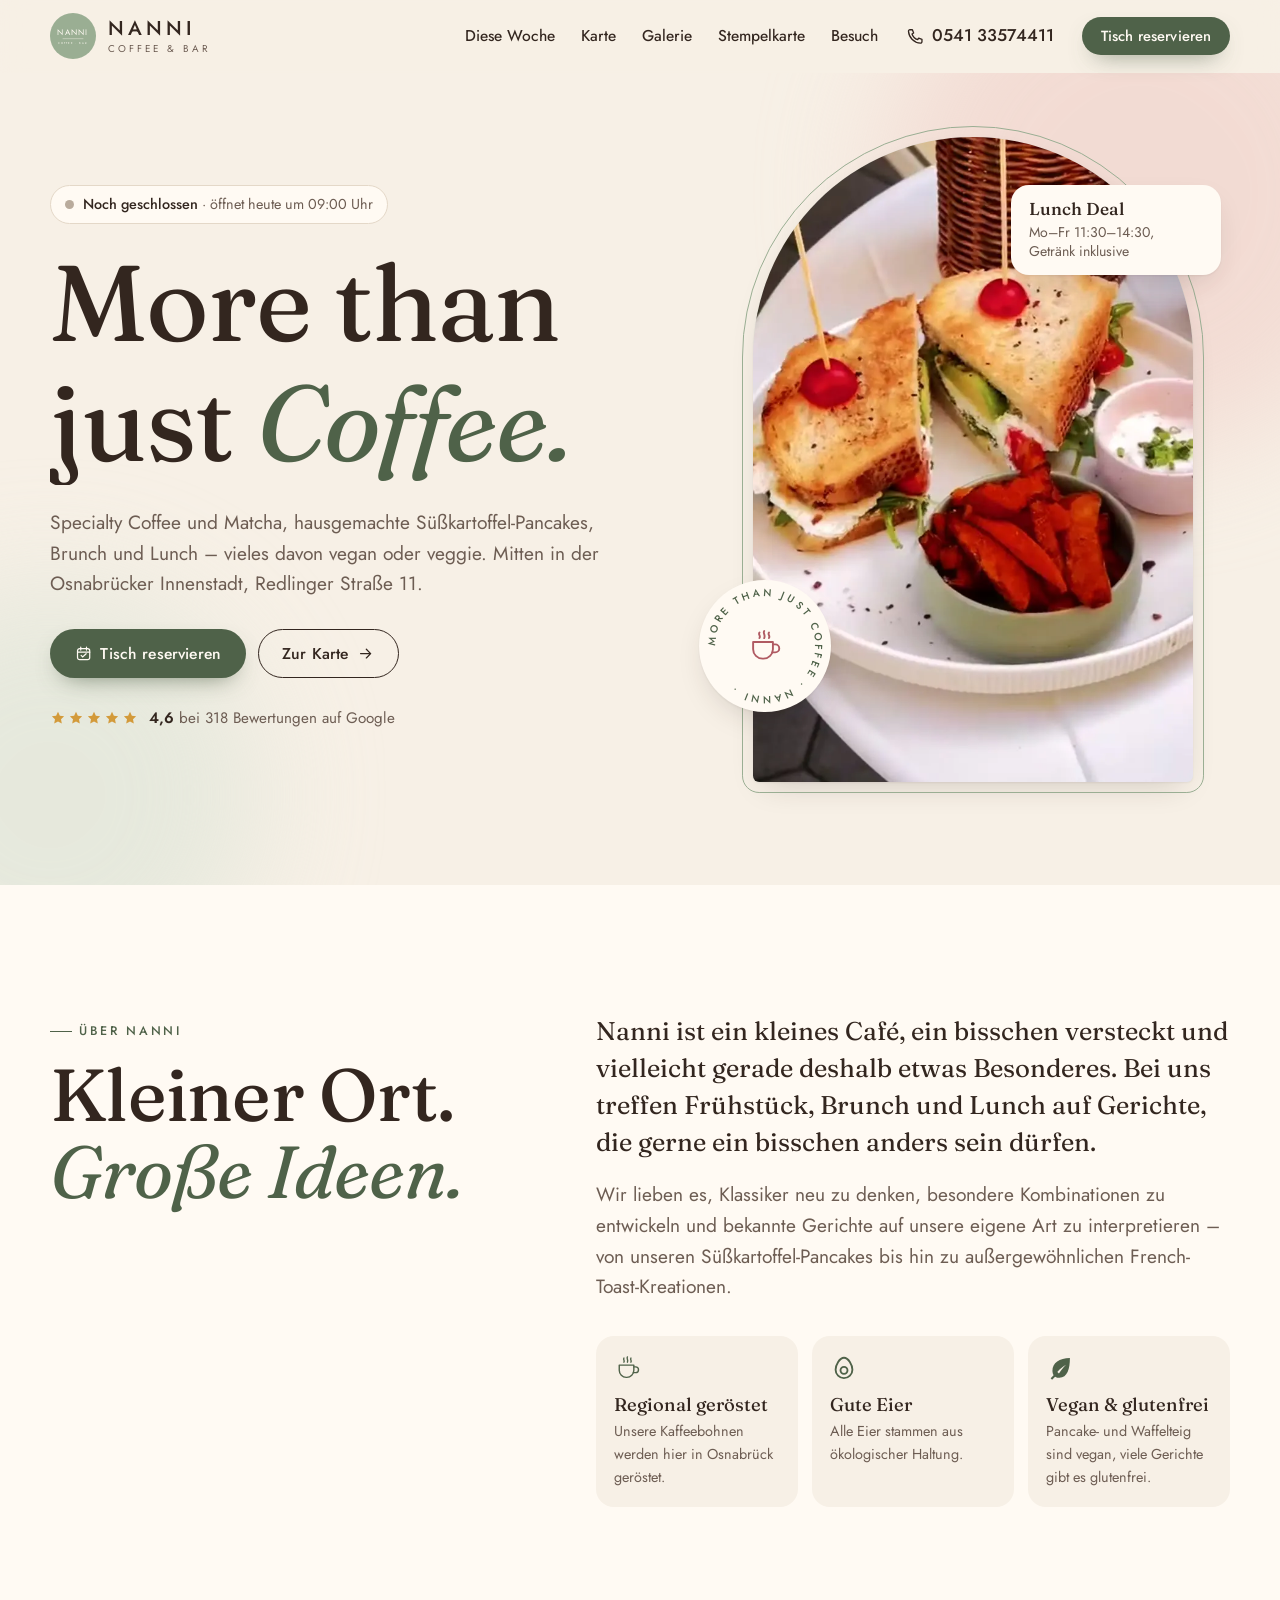
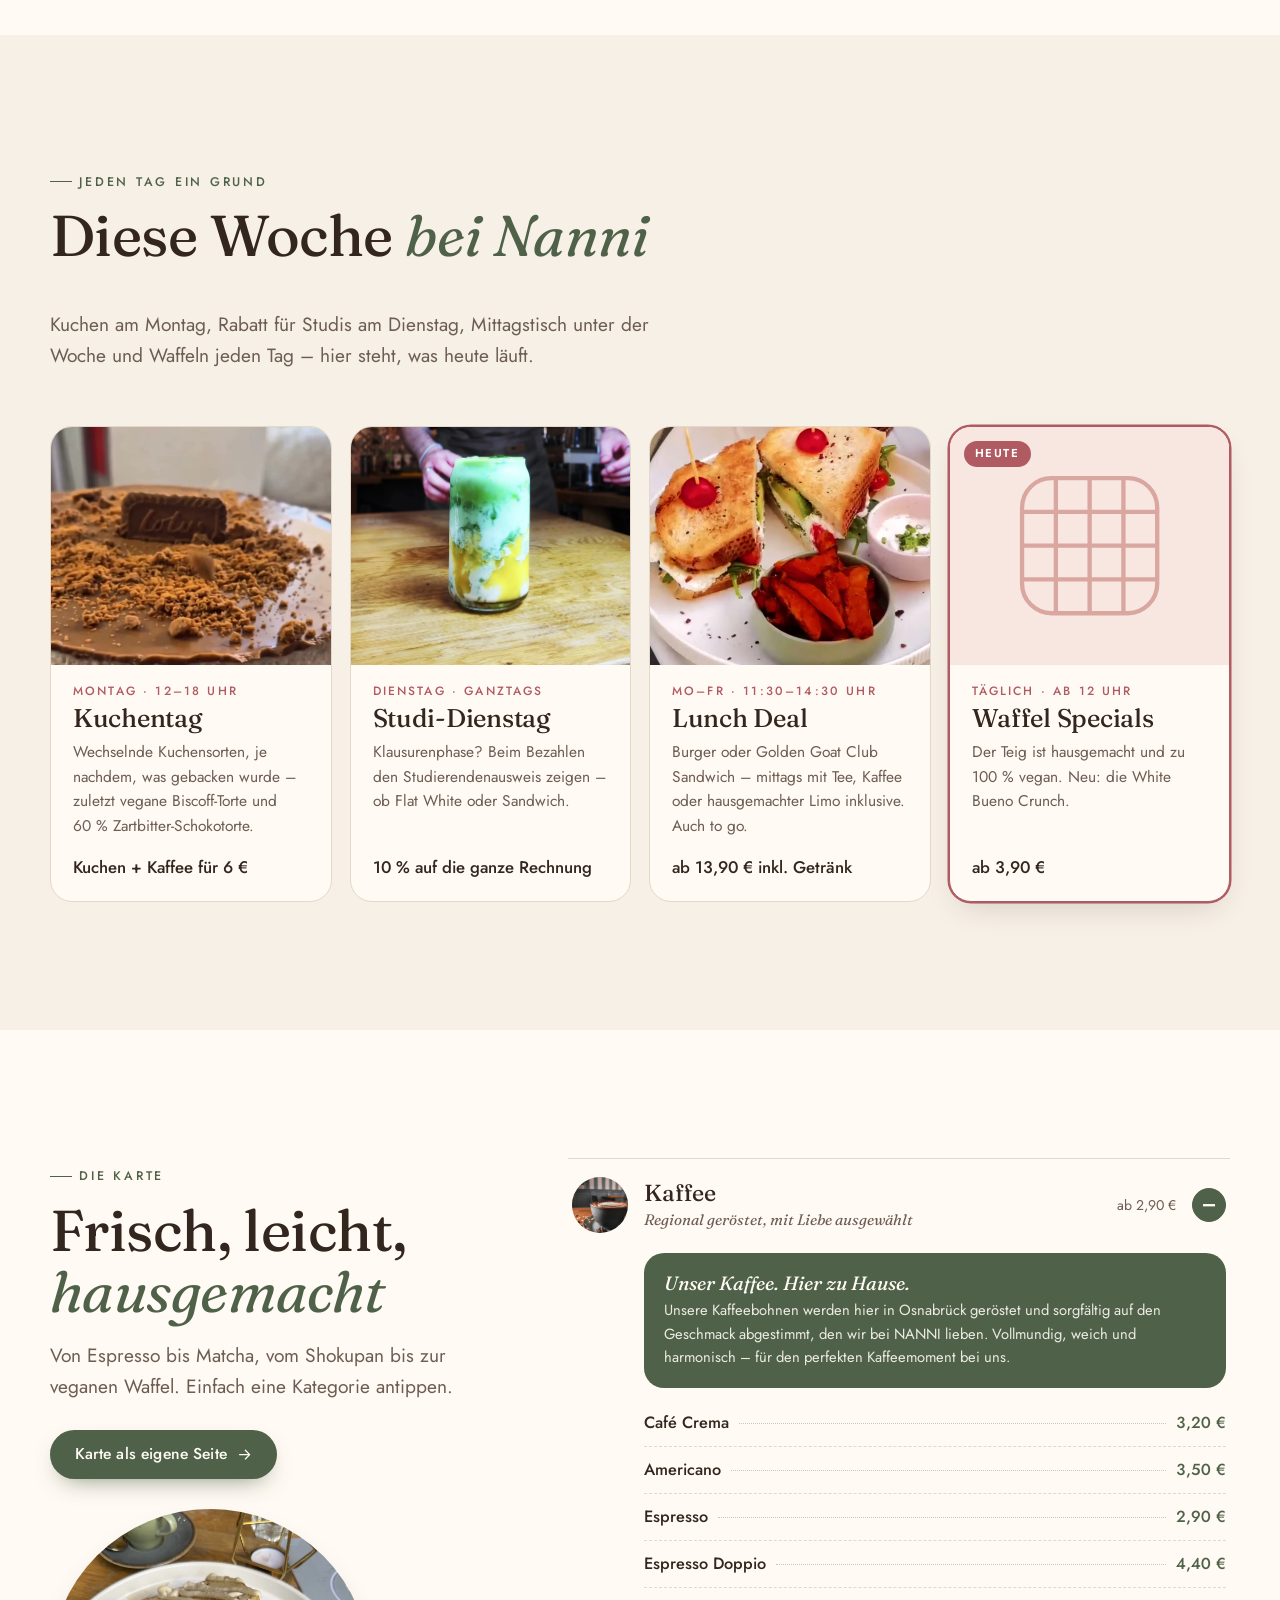
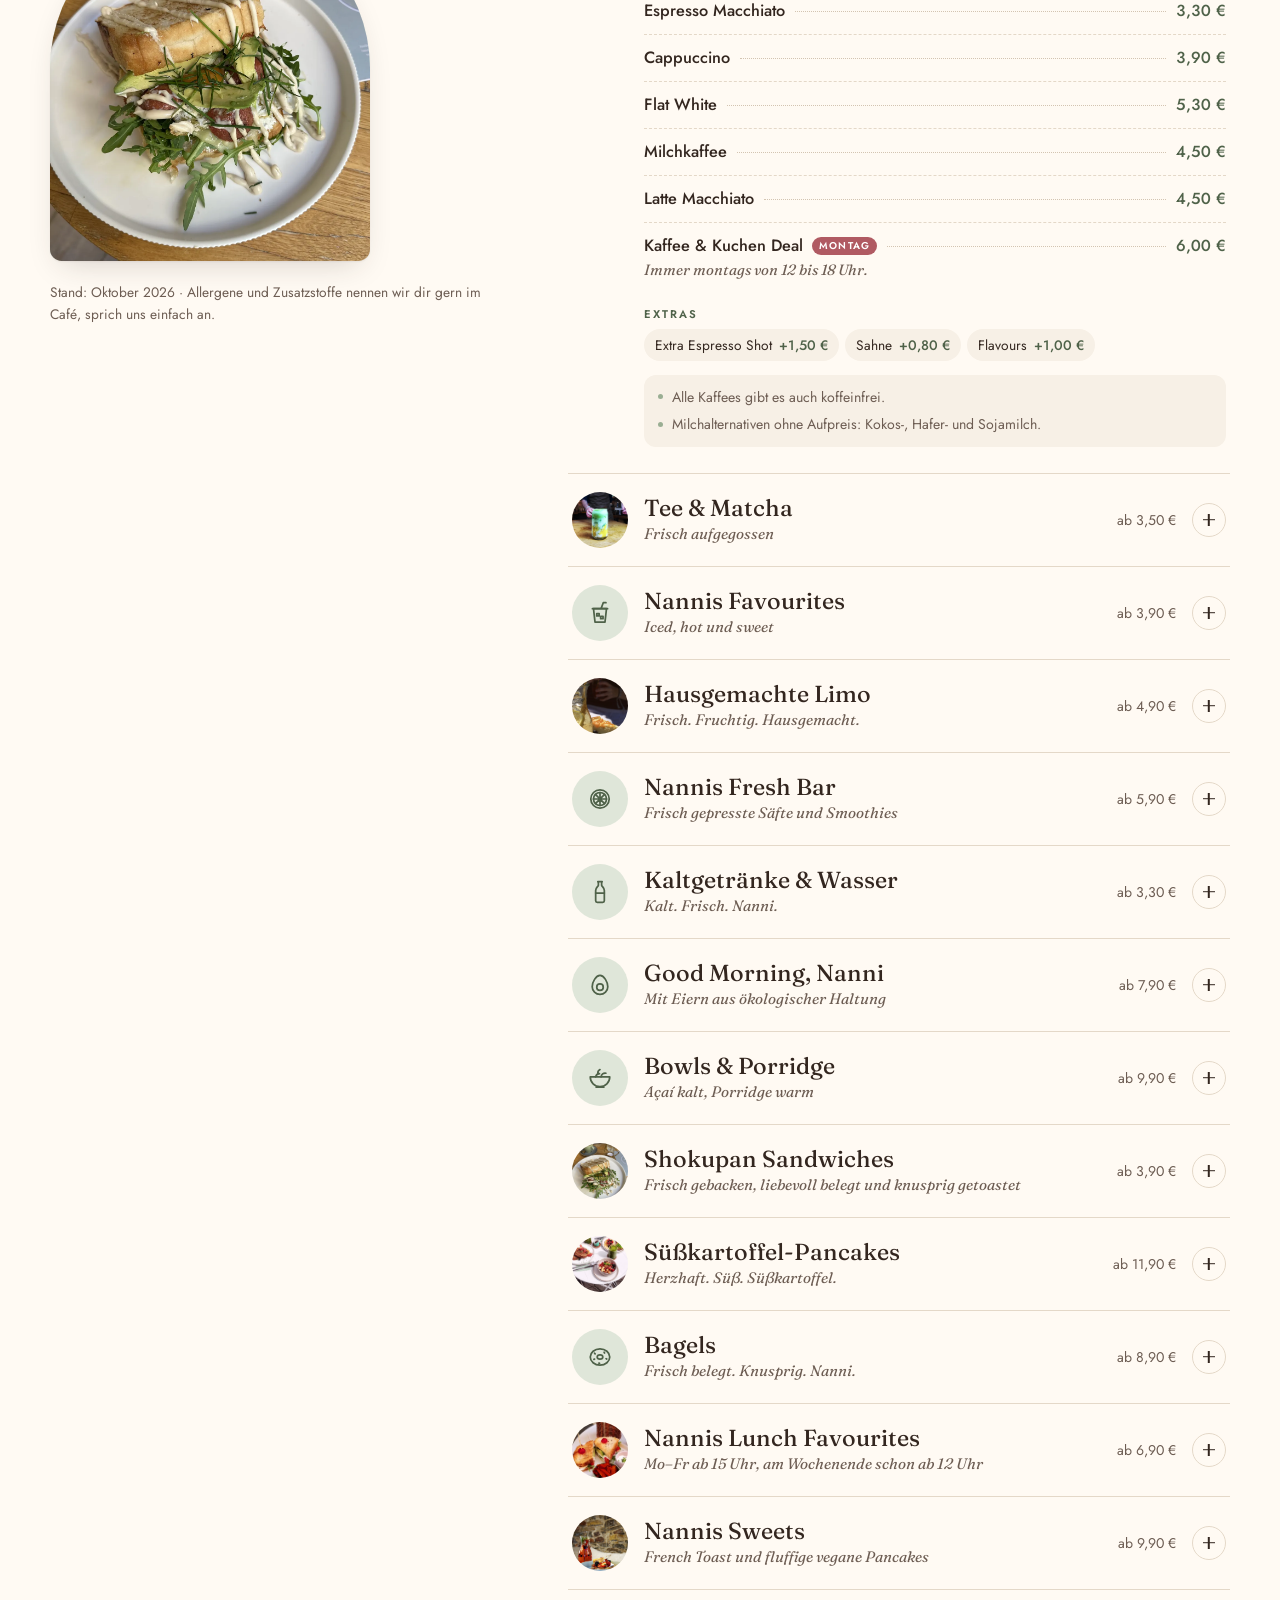
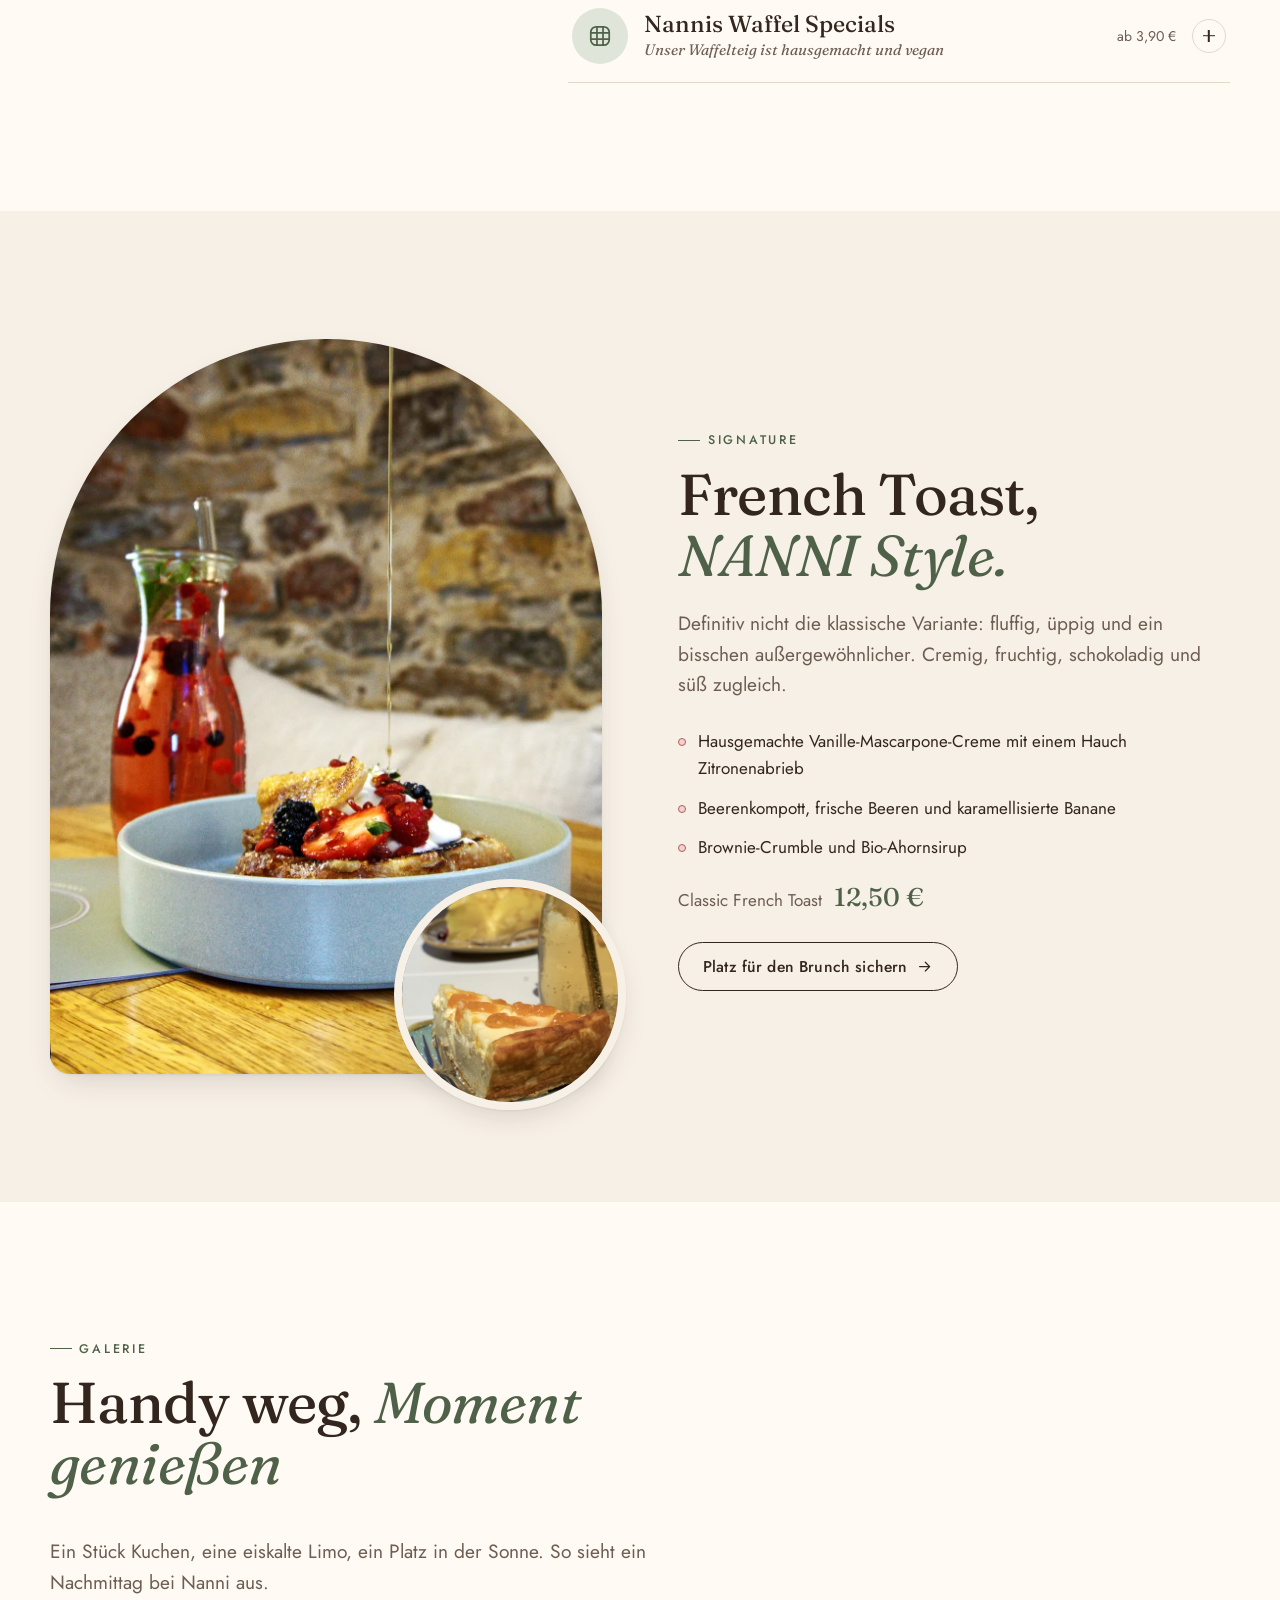
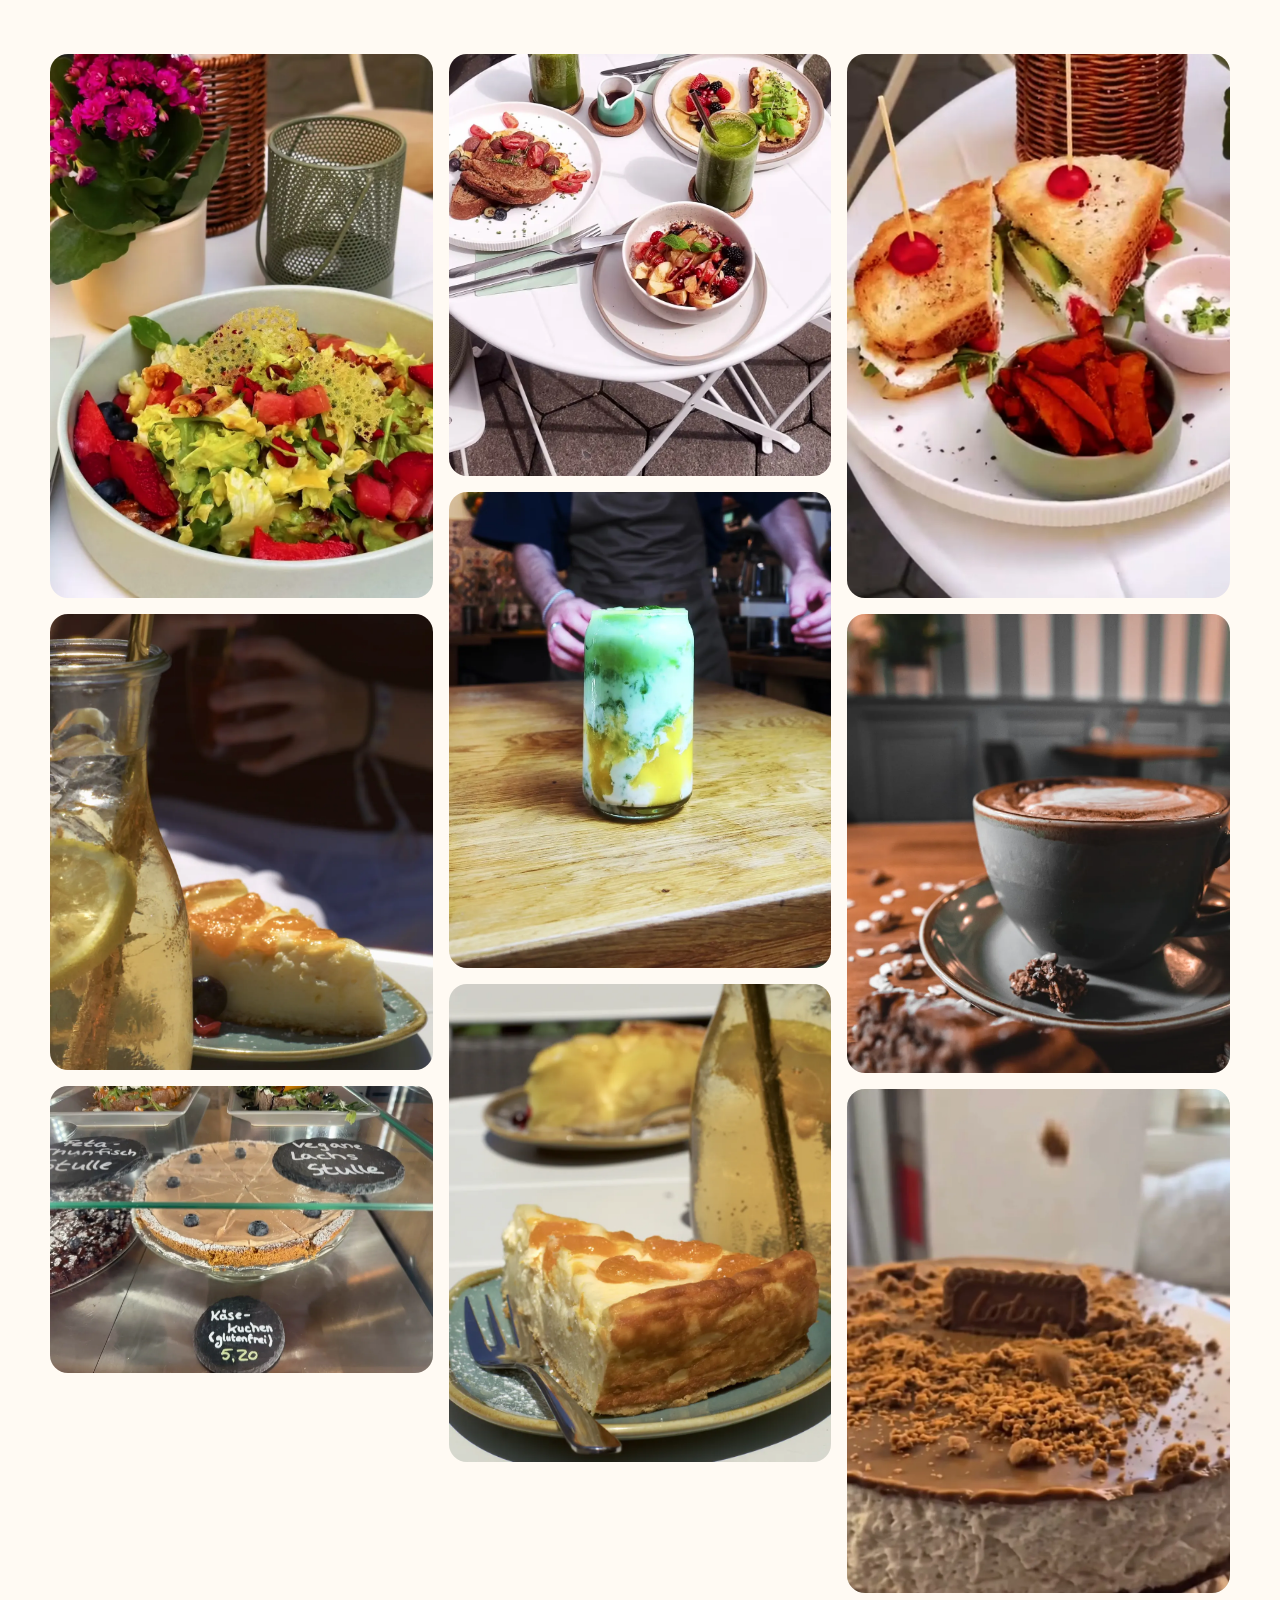
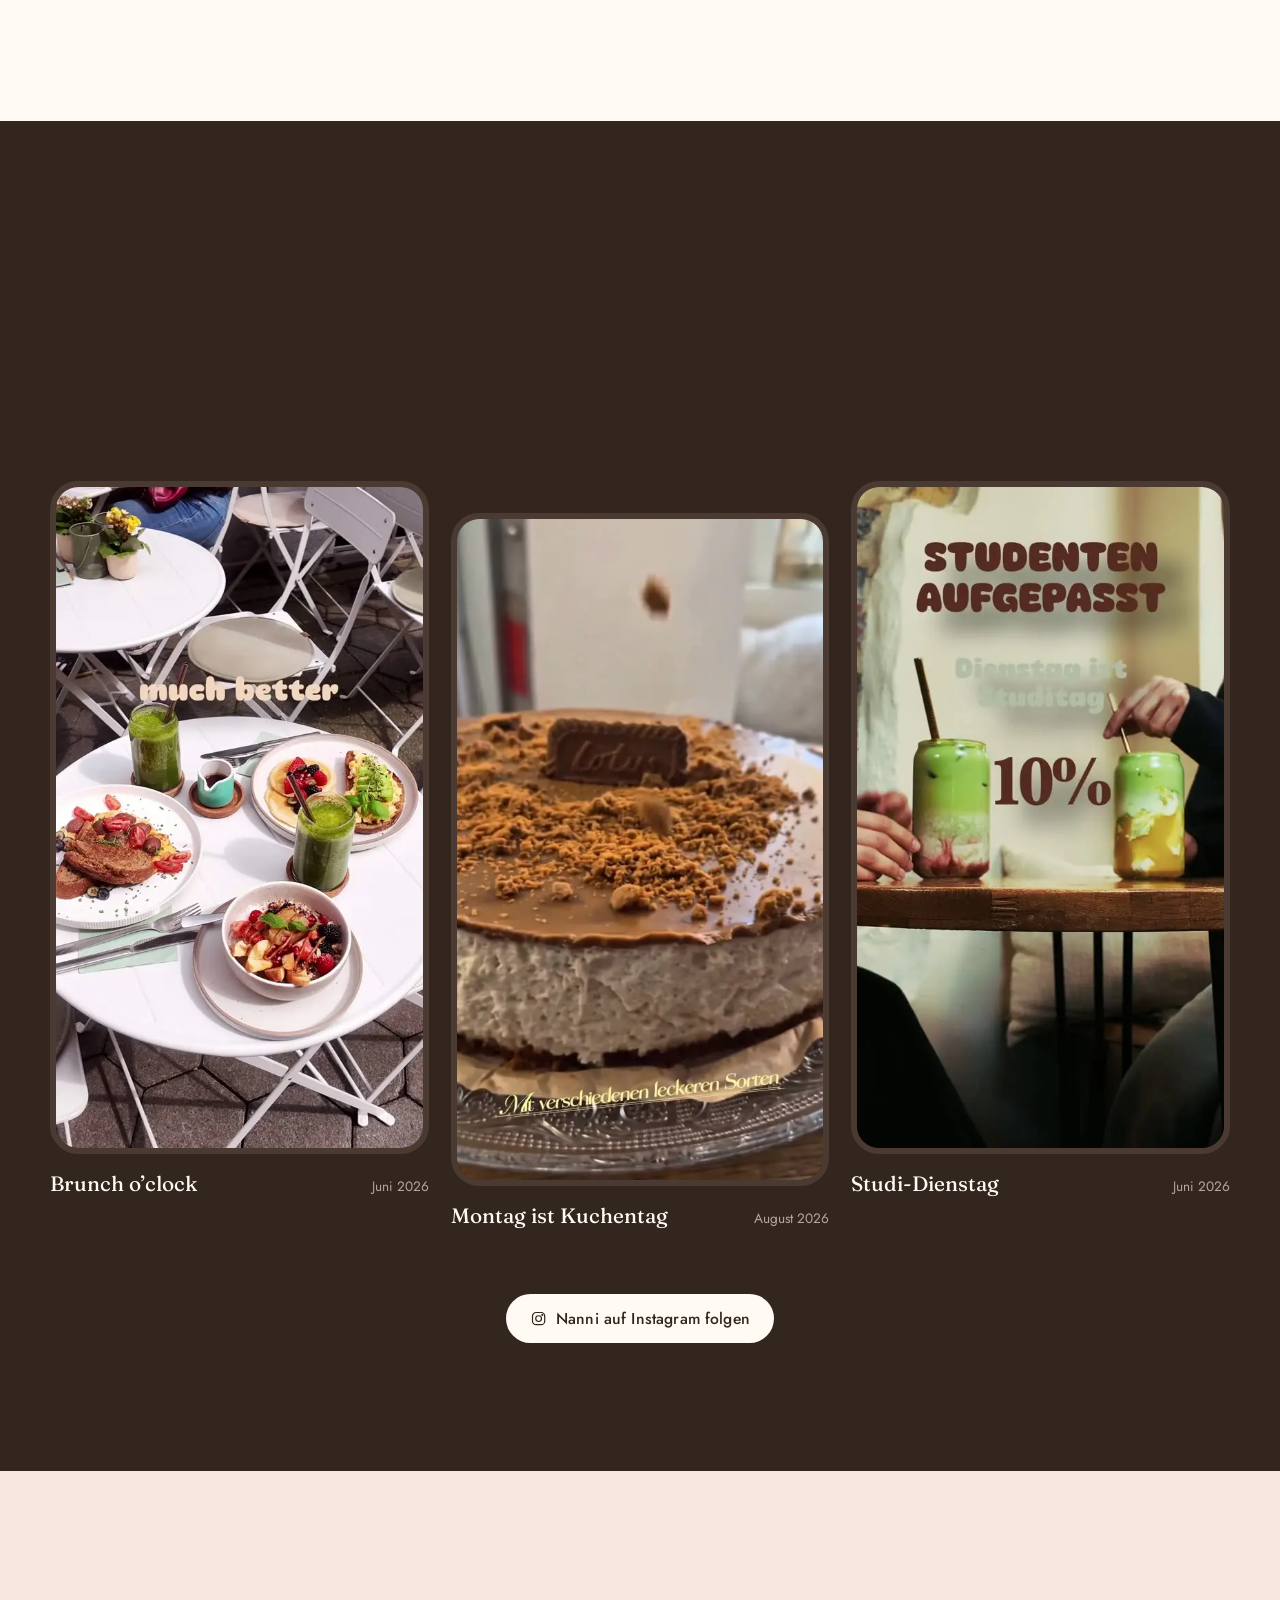
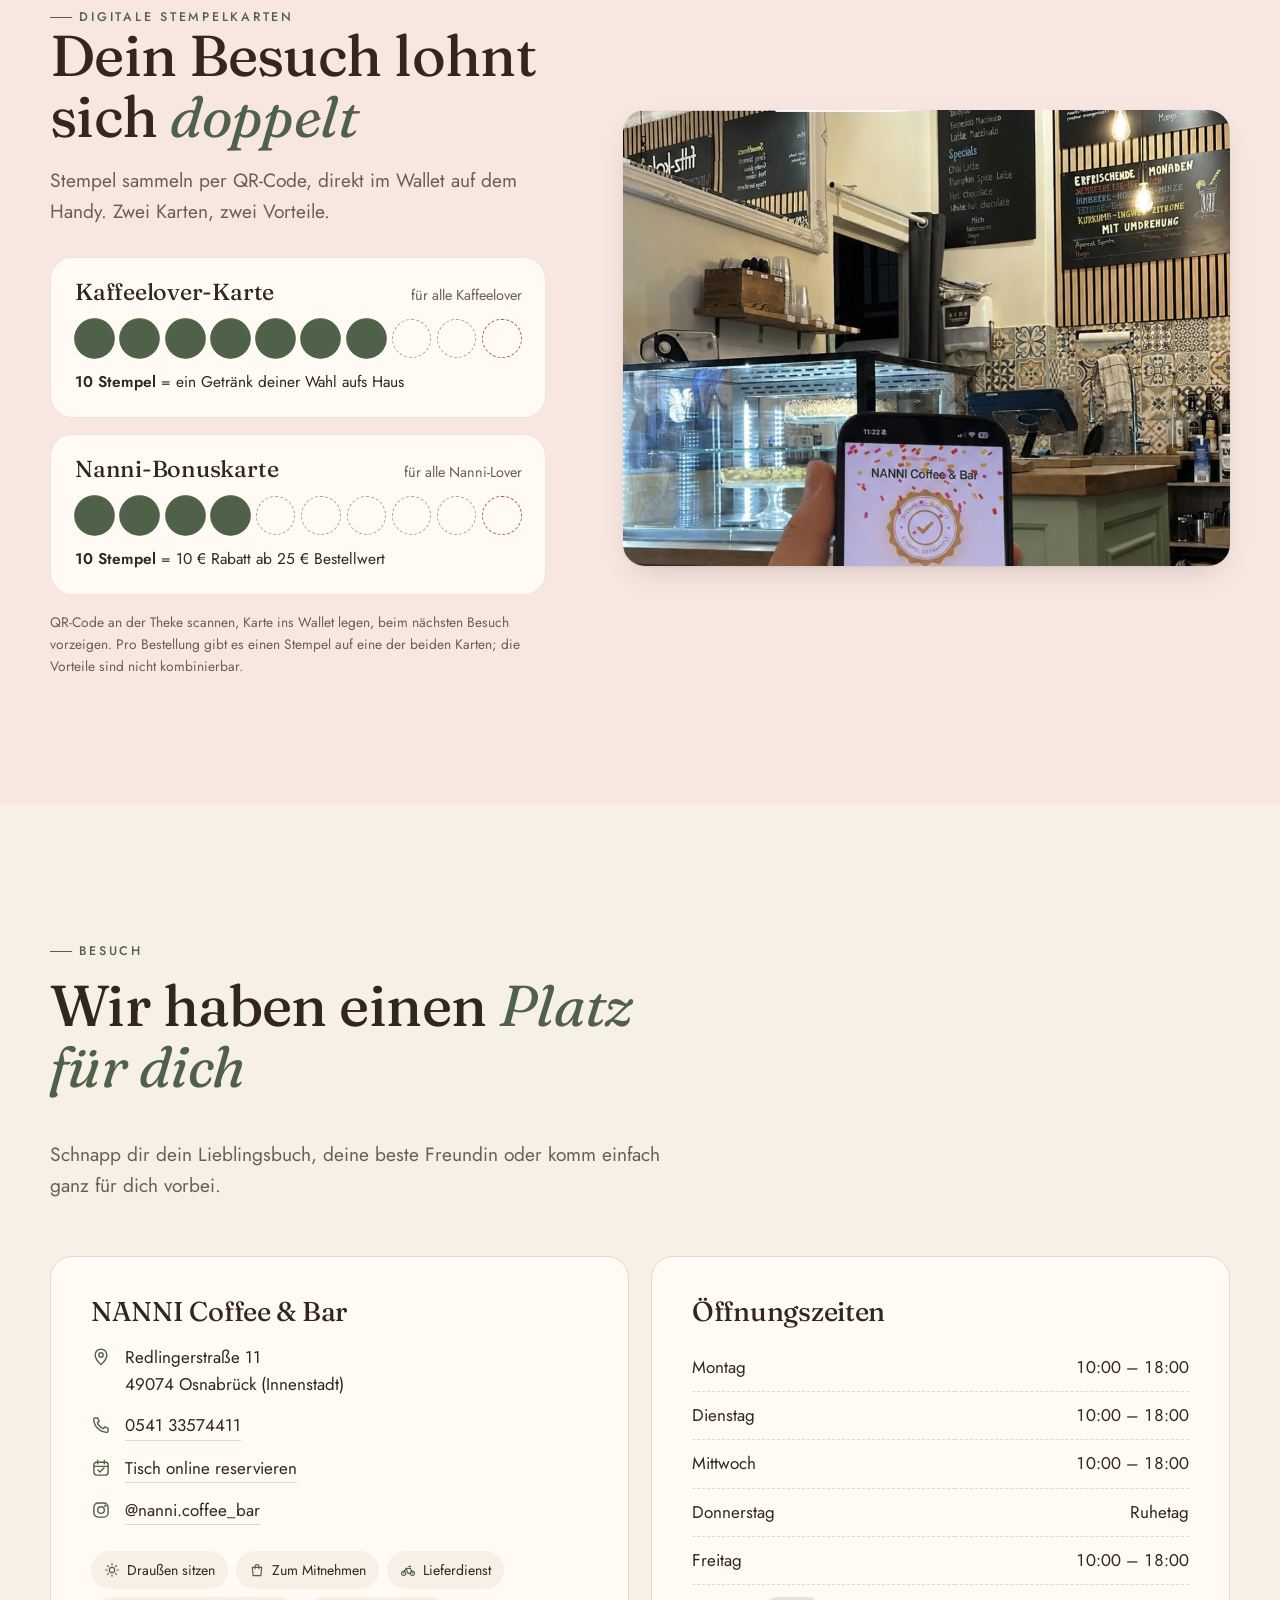
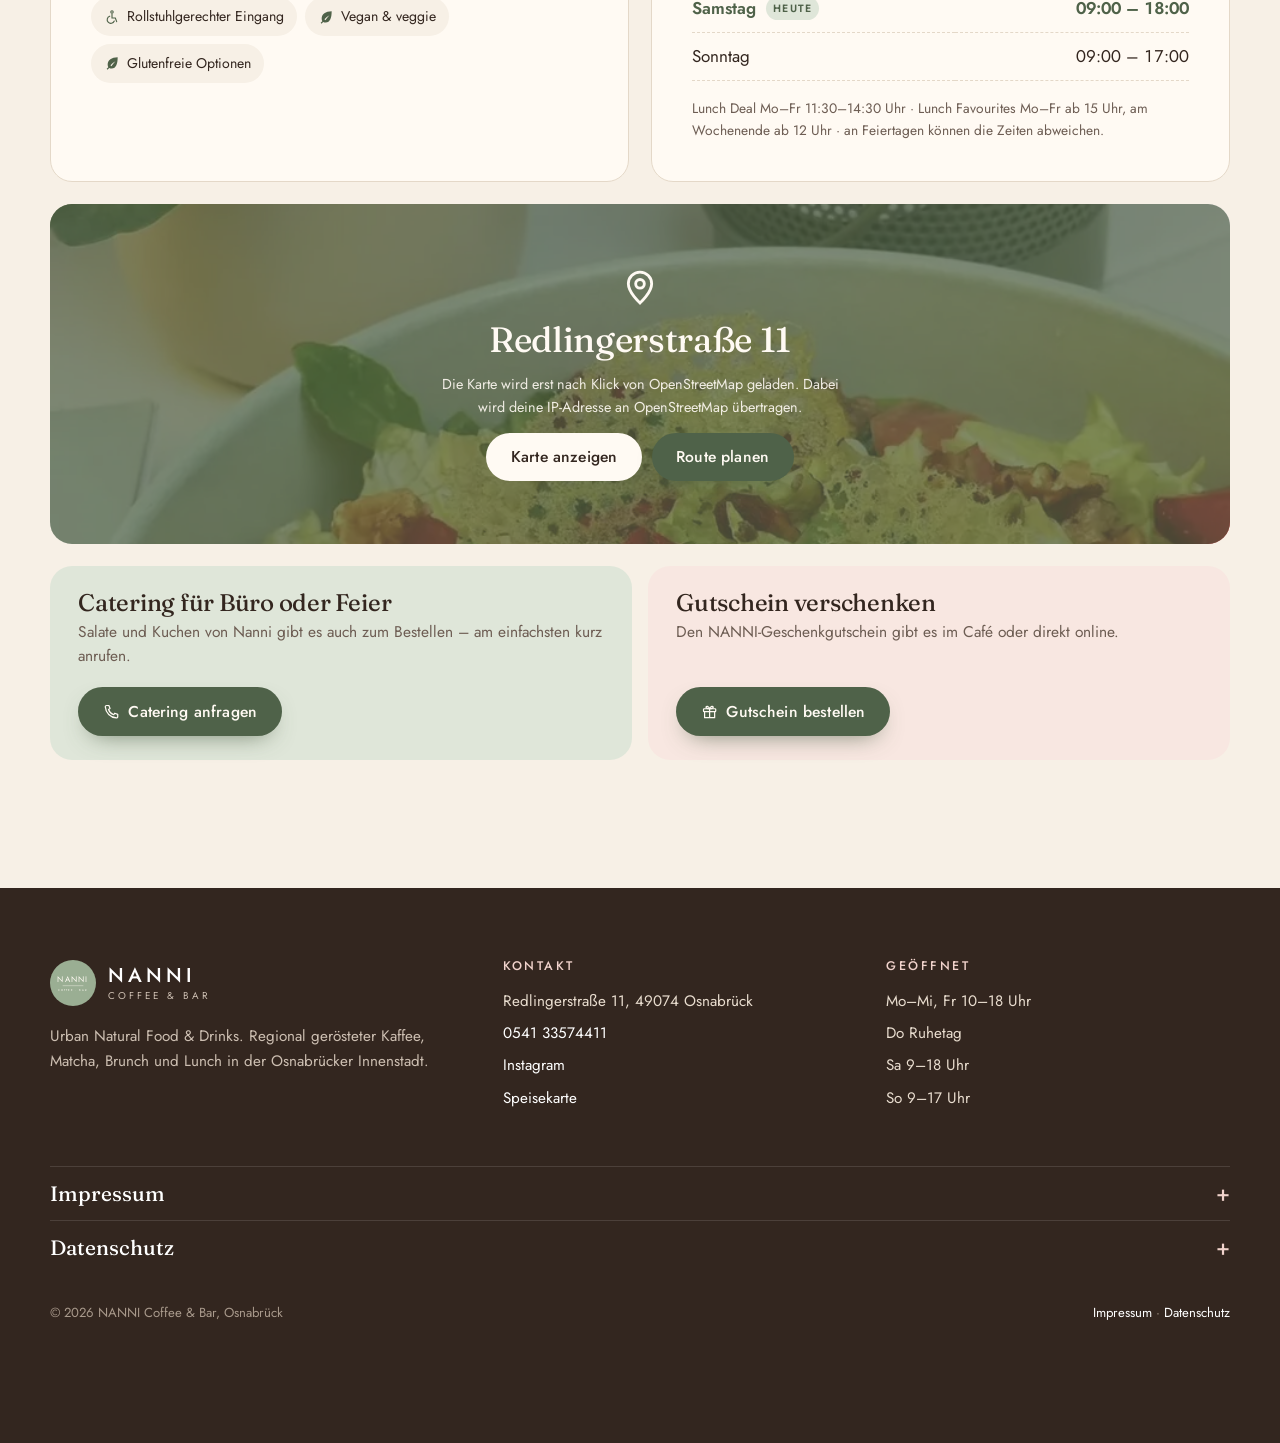
<file: index.html>
<!doctype html>
<html lang="de">
<head>
<meta charset="utf-8">
<meta name="viewport" content="width=device-width, initial-scale=1, viewport-fit=cover">
<title>NANNI Coffee &amp; Bar Osnabrück – Specialty Coffee, Matcha, Brunch &amp; Lunch</title>
<meta name="description" content="NANNI Coffee & Bar in der Osnabrücker Innenstadt, Redlinger Straße 11: Specialty Coffee, Matcha, Süßkartoffel-Pancakes, Brunch und Lunch Deal – vieles vegan oder veggie. Täglich geöffnet.">
<meta name="robots" content="noindex">
<meta name="theme-color" content="#f7f0e6">
<meta property="og:type" content="website">
<meta property="og:locale" content="de_DE">
<meta property="og:title" content="NANNI Coffee & Bar – More than just Coffee.">
<meta property="og:description" content="Specialty Coffee, Matcha, Brunch und Lunch in der Osnabrücker Innenstadt. Redlinger Straße 11.">
<meta property="og:image" content="https://madissna09-arch.github.io/nanni-coffee-bar/bilder/og.jpg">
<meta property="og:image:width" content="1200">
<meta property="og:image:height" content="630">
<meta property="og:url" content="https://madissna09-arch.github.io/nanni-coffee-bar/">
<link rel="preload" href="fonts/fraunces.woff2" as="font" type="font/woff2" crossorigin>
<link rel="preload" href="fonts/jost.woff2" as="font" type="font/woff2" crossorigin>
<link rel="icon" href="data:image/svg+xml,%3Csvg xmlns='http://www.w3.org/2000/svg' viewBox='0 0 64 64'%3E%3Ccircle cx='32' cy='32' r='32' fill='%239aae93'/%3E%3Ctext x='32' y='41' font-family='sans-serif' font-size='26' text-anchor='middle' fill='%23fbf7f1'%3EN%3C/text%3E%3C/svg%3E">

<script type="application/ld+json">
{
  "@context": "https://schema.org",
  "@type": "CafeOrCoffeeShop",
  "name": "Nanni Coffee-Bar",
  "alternateName": "NANNI Coffee & Bar",
  "slogan": "More than just Coffee.",
  "description": "Café in der Osnabrücker Innenstadt mit Specialty Coffee, Matcha, Brunch, Lunch Deal und hausgemachten veganen Waffeln und Süßkartoffel-Pancakes.",
  "telephone": "+49 541 33574411",
  "priceRange": "10–20 €",
  "servesCuisine": ["Café", "Brunch", "Vegetarisch", "Vegan"],
  "image": "bilder/french-toast.webp",
  "address": {
    "@type": "PostalAddress",
    "streetAddress": "Redlingerstraße 11",
    "postalCode": "49074",
    "addressLocality": "Osnabrück",
    "addressRegion": "Niedersachsen",
    "addressCountry": "DE"
  },
  "geo": { "@type": "GeoCoordinates", "latitude": 52.2743974, "longitude": 8.0441274 },
  "hasMap": "https://maps.google.com/?cid=9787000125537021750",
  "sameAs": ["https://www.instagram.com/nanni.coffee_bar/"],
  "acceptsReservations": "https://app.teburio.de/widget/l/WbZD5zhi7zfXazpW5",
  "openingHoursSpecification": [
    { "@type": "OpeningHoursSpecification", "dayOfWeek": ["Monday", "Tuesday", "Wednesday", "Friday"], "opens": "10:00", "closes": "18:00" },
    { "@type": "OpeningHoursSpecification", "dayOfWeek": "Saturday", "opens": "09:00", "closes": "18:00" },
    { "@type": "OpeningHoursSpecification", "dayOfWeek": "Sunday", "opens": "09:00", "closes": "17:00" }
  ],
  "hasMenu": "karte.html"
}
</script>

<style>
@font-face { font-family: "Fraunces"; src: url("fonts/fraunces.woff2") format("woff2"); font-weight: 100 900; font-style: normal; font-display: swap; }
@font-face { font-family: "Fraunces"; src: url("fonts/fraunces-italic.woff2") format("woff2"); font-weight: 100 900; font-style: italic; font-display: swap; }
@font-face { font-family: "Jost"; src: url("fonts/jost.woff2") format("woff2"); font-weight: 100 900; font-style: normal; font-display: swap; }

:root {
  --cream: #f7f0e6;
  --paper: #fffaf3;
  --sage: #9aae93;
  --sage-soft: #dfe6d9;
  --sage-deep: #4f6249;
  --blush: #f1d3cc;
  --blush-soft: #f8e7e1;
  --rose: #b05a62;
  --espresso: #33261f;
  --muted: #6d5d53;
  --line: #e4d8c8;
  --radius: 22px;
  --shadow: 0 1px 2px rgba(51, 38, 31, .06), 0 12px 32px -12px rgba(51, 38, 31, .22);
  --serif: "Fraunces", Georgia, "Times New Roman", serif;
  --sans: "Jost", "Segoe UI", system-ui, -apple-system, sans-serif;
  --wrap: min(1180px, 100% - 40px);
}

*, *::before, *::after { box-sizing: border-box; }
html { scroll-behavior: smooth; scroll-padding-top: 84px; -webkit-text-size-adjust: 100%; }
body {
  margin: 0;
  background: var(--cream);
  color: var(--espresso);
  font: 400 17px/1.6 var(--sans);
  -webkit-font-smoothing: antialiased;
  overflow-x: hidden;
}
img, video { display: block; max-width: 100%; }
a { color: inherit; }
h1, h2, h3 { font-family: var(--serif); font-weight: 450; line-height: 1.05; margin: 0; letter-spacing: -.01em; }
h2 { font-size: clamp(2.2rem, 5vw, 3.6rem); }
h2 em, h1 em { font-style: italic; color: var(--sage-deep); font-weight: 400; }
p { margin: 0; }
.wrap { width: var(--wrap); margin-inline: auto; }
.kicker {
  font: 500 .78rem/1 var(--sans);
  letter-spacing: .22em;
  text-transform: uppercase;
  color: var(--sage-deep);
  display: inline-flex; align-items: center; gap: .6em;
}
.kicker::before { content: ""; width: 22px; height: 1px; background: currentColor; }
.lead { font-size: clamp(1.05rem, 1.6vw, 1.2rem); color: var(--muted); max-width: 34em; }
.icon { width: 1.1em; height: 1.1em; flex: none; }
.sr-only { position: absolute; width: 1px; height: 1px; overflow: hidden; clip: rect(0 0 0 0); white-space: nowrap; }
:focus-visible { outline: 2px solid var(--rose); outline-offset: 3px; border-radius: 6px; }

/* Platzhalter fuer Angaben, die der Laden noch liefern muss */
.fill { background: #fff3c4; color: #6b5300; border: 1px dashed #c9a400; padding: 0 .35em; border-radius: 4px; font-style: normal; font-size: .92em; white-space: nowrap; }

/* ---------- Buttons ---------- */
.btn {
  display: inline-flex; align-items: center; gap: .55em;
  padding: .95em 1.5em; border-radius: 999px;
  font: 500 .98rem/1 var(--sans); text-decoration: none; letter-spacing: .01em;
  border: 1.5px solid transparent; cursor: pointer;
  transition: transform .25s ease, background-color .25s ease, color .25s ease, box-shadow .25s ease;
}
.btn:hover { transform: translateY(-2px); }
.btn-primary { background: var(--sage-deep); color: var(--paper); box-shadow: 0 10px 24px -12px rgba(79, 98, 73, .8); }
.btn-primary:hover { background: #42533d; }
.btn-ghost { border-color: var(--espresso); color: var(--espresso); }
.btn-ghost:hover { background: var(--espresso); color: var(--paper); }
.btn-light { background: var(--paper); color: var(--espresso); }

/* ---------- Header ---------- */
.site-header {
  position: sticky; top: 0; z-index: 50;
  background: rgba(247, 240, 230, .82);
  backdrop-filter: saturate(1.4) blur(14px);
  -webkit-backdrop-filter: saturate(1.4) blur(14px);
  border-bottom: 1px solid transparent;
  transition: border-color .3s ease;
}
.site-header.scrolled { border-bottom-color: var(--line); }
.nav { display: flex; align-items: center; gap: 28px; height: 72px; }
.brand { display: flex; align-items: center; gap: 12px; text-decoration: none; margin-right: auto; }
.brand svg { width: 46px; height: 46px; }
.brand-word { display: flex; flex-direction: column; line-height: 1; }
.brand-word b { font: 500 1.25rem/1 var(--sans); letter-spacing: .2em; }
.brand-word span { font: 400 .62rem/1 var(--sans); letter-spacing: .3em; color: var(--muted); margin-top: 5px; }
.nav-links { display: flex; gap: 26px; list-style: none; margin: 0; padding: 0; }
.nav-links a { text-decoration: none; font-weight: 450; font-size: .98rem; position: relative; padding: 4px 0; }
.nav-links a::after { content: ""; position: absolute; left: 0; right: 100%; bottom: 0; height: 1.5px; background: var(--rose); transition: right .3s ease; }
.nav-links a:hover::after { right: 0; }
.nav-tel { display: inline-flex; align-items: center; gap: .45em; text-decoration: none; font-weight: 500; }
.nav .btn { padding: .75em 1.2em; font-size: .92rem; }
.menu-toggle { display: none; background: none; border: 0; padding: 8px; cursor: pointer; color: var(--espresso); }

/* ---------- Hero ---------- */
.hero { position: relative; padding: clamp(28px, 5vw, 64px) 0 clamp(56px, 8vw, 110px); overflow: hidden; }
.hero::before, .hero::after {
  content: ""; position: absolute; border-radius: 50%; filter: blur(60px); z-index: -1; opacity: .7;
}
.hero::before { width: 520px; height: 520px; background: var(--blush); right: -120px; top: -140px; }
.hero::after { width: 420px; height: 420px; background: var(--sage-soft); left: -160px; bottom: -120px; }
.hero-grid { display: grid; grid-template-columns: 1.08fr .92fr; gap: clamp(32px, 5vw, 80px); align-items: center; }
.status {
  display: inline-flex; align-items: center; gap: .6em;
  background: var(--paper); border: 1px solid var(--line);
  padding: .5em 1em; border-radius: 999px; font-size: .9rem; color: var(--muted);
}
.status i { width: 9px; height: 9px; border-radius: 50%; background: #b9ab9c; flex: none; }
.status.open i { background: #4f9a5b; box-shadow: 0 0 0 4px rgba(79, 154, 91, .18); animation: pulse 2.4s ease-in-out infinite; }
.status b { color: var(--espresso); font-weight: 500; }
@keyframes pulse { 50% { box-shadow: 0 0 0 8px rgba(79, 154, 91, 0); } }
.hero h1 { font-size: clamp(3.1rem, 8.4vw, 7.2rem); margin: 22px 0 22px; font-weight: 420; }
.hero h1 .line { display: block; overflow: hidden; padding-bottom: .06em; }
.hero h1 .line > span { display: inline-block; transform: translateY(105%); animation: rise 1s cubic-bezier(.2, .8, .2, 1) forwards; }
.hero h1 .line:nth-child(2) > span { animation-delay: .12s; }
@keyframes rise { to { transform: none; } }
.hero-cta { display: flex; flex-wrap: wrap; gap: 12px; margin: 30px 0 28px; }
.rating { display: inline-flex; align-items: center; gap: .7em; text-decoration: none; font-size: .95rem; color: var(--muted); }
.rating .stars { display: inline-flex; gap: 2px; color: #d39a3a; }
.rating .stars svg { width: 16px; height: 16px; }
.rating b { color: var(--espresso); font-weight: 600; }
.rating:hover span { text-decoration: underline; }

.hero-visual { position: relative; justify-self: center; width: min(100%, 440px); }
.arch {
  position: relative; aspect-ratio: 9 / 13.2; border-radius: 999px 999px 28px 28px; overflow: hidden;
  background: var(--sage-soft); box-shadow: var(--shadow);
  outline: 1.5px solid var(--sage); outline-offset: 10px;
}
.arch video, .arch img { width: 100%; height: 100%; object-fit: cover; }
.badge {
  position: absolute; left: -54px; bottom: 70px; width: 132px; height: 132px;
  background: var(--paper); border-radius: 50%; box-shadow: var(--shadow); display: grid; place-items: center;
}
.badge svg.ring { position: absolute; inset: 0; width: 100%; height: 100%; animation: spin 22s linear infinite; }
.badge svg.ring text { font: 500 10.4px var(--sans); letter-spacing: 3.1px; fill: var(--sage-deep); text-transform: uppercase; }
.badge .cup { width: 38px; height: 38px; color: var(--rose); }
@keyframes spin { to { transform: rotate(360deg); } }
.float-card {
  position: absolute; right: -28px; top: 48px; background: var(--paper); border-radius: 18px;
  padding: 14px 18px; box-shadow: var(--shadow); max-width: 210px; font-size: .88rem; line-height: 1.35;
  animation: bob 6s ease-in-out infinite;
}
.float-card b { display: block; font: 500 1.08rem/1.15 var(--serif); margin-bottom: 4px; }
.float-card span { color: var(--muted); }
@keyframes bob { 50% { transform: translateY(-8px); } }

/* ---------- Sections ---------- */
section { position: relative; }
.section { padding: clamp(72px, 10vw, 130px) 0; }
.section-head { display: flex; justify-content: space-between; align-items: end; gap: 24px 48px; flex-wrap: wrap; margin-bottom: clamp(36px, 5vw, 56px); }
.section-head > div { max-width: 640px; }
.section-head h2 { margin-top: 16px; }
.section-head .lead { margin-top: 18px; }

/* Woche */
.week { display: grid; grid-template-columns: repeat(4, 1fr); gap: 18px; }
.day-card {
  position: relative; background: var(--paper); border-radius: var(--radius); overflow: hidden;
  border: 1px solid var(--line); display: flex; flex-direction: column;
  transition: transform .35s ease, box-shadow .35s ease;
}
.day-card:hover { transform: translateY(-6px); box-shadow: var(--shadow); }
.day-card .ph { aspect-ratio: 4 / 3.4; overflow: hidden; background: var(--sage-soft); }
.day-card .ph img { width: 100%; height: 100%; object-fit: cover; transition: transform .8s ease; }
.day-card:hover .ph img { transform: scale(1.05); }
.day-card .body { padding: 20px 22px 24px; display: flex; flex-direction: column; gap: 8px; flex: 1; }
.day-card .when { font: 500 .75rem/1 var(--sans); letter-spacing: .18em; text-transform: uppercase; color: var(--rose); }
.day-card h3 { font-size: 1.6rem; }
.day-card p { color: var(--muted); font-size: .97rem; }
.day-card .big { margin-top: auto; padding-top: 10px; font: 500 1.05rem/1.2 var(--sans); color: var(--espresso); }
.day-card .today {
  position: absolute; top: 14px; left: 14px; z-index: 2; display: none;
  background: var(--rose); color: #fff; font: 600 .72rem/1 var(--sans); letter-spacing: .14em; text-transform: uppercase;
  padding: 7px 11px; border-radius: 999px;
}
.day-card.is-today { border-color: var(--rose); box-shadow: 0 0 0 1.5px var(--rose), var(--shadow); }
.day-card.is-today .today { display: inline-block; }
.day-card .waffle-ph { background: var(--blush-soft); display: grid; place-items: center; }
.waffle-ph svg { width: 62%; height: auto; color: #d9a7a0; }

/* Ueber */
.about { background: var(--paper); }
.about-grid { display: grid; grid-template-columns: .85fr 1.15fr; gap: clamp(28px, 6vw, 90px); align-items: start; }
.about h2 { font-size: clamp(2.6rem, 6vw, 4.6rem); margin-top: 16px; }
.about-text { font: 400 clamp(1.25rem, 2.2vw, 1.6rem)/1.45 var(--serif); margin-bottom: 18px; }
.facts { list-style: none; padding: 0; margin: 34px 0 0; display: grid; grid-template-columns: repeat(3, 1fr); gap: 14px; }
.facts li { background: var(--cream); border-radius: 18px; padding: 18px; display: grid; gap: 4px; align-content: start; }
.facts svg { width: 28px; height: 28px; color: var(--sage-deep); margin-bottom: 8px; }
.facts b { font: 450 1.15rem/1.2 var(--serif); }
.facts span { font-size: .9rem; color: var(--muted); }
.sig-price { display: flex; align-items: baseline; gap: 12px; margin: -8px 0 28px; }
.sig-price span { color: var(--muted); }
.sig-price b { font: 450 1.6rem/1 var(--serif); color: var(--sage-deep); }
.duo { display: grid; grid-template-columns: 1fr 1fr; gap: 16px; margin-top: 22px; }
.duo .catering { margin-top: 0; flex-direction: column; align-items: flex-start; justify-content: space-between; }
.duo .gift { background: var(--blush-soft); }

/* Karte */
.karte { background: var(--paper); }
.karte-grid { display: grid; grid-template-columns: .8fr 1.2fr; gap: clamp(32px, 6vw, 88px); align-items: start; }
.karte-intro { position: sticky; top: 104px; }
.karte-intro h2 { margin: 16px 0 18px; }
.karte-intro .row { display: flex; flex-wrap: wrap; gap: 10px; margin: 28px 0 30px; }
.karte-photo { border-radius: 300px 300px var(--radius) var(--radius); overflow: hidden; aspect-ratio: 4 / 4.4; max-width: 320px; box-shadow: var(--shadow); background: var(--sage-soft); }
.karte-photo img { width: 100%; height: 100%; object-fit: cover; }
.karte-stand { font-size: .86rem; color: var(--muted); margin-top: 20px; }

.menu-acc { border-top: 1px solid var(--line); }
details.cat { border-bottom: 1px solid var(--line); }
details.cat > summary { list-style: none; display: flex; align-items: center; gap: 16px; padding: 18px 4px; cursor: pointer; border-radius: 14px; }
details.cat > summary::-webkit-details-marker { display: none; }
.cat-thumb { width: 56px; height: 56px; border-radius: 50%; overflow: hidden; flex: none; background: var(--sage-soft); display: grid; place-items: center; }
.cat-thumb img { width: 100%; height: 100%; object-fit: cover; transition: transform .6s ease; }
summary:hover .cat-thumb img { transform: scale(1.08); }
.cat-icon svg { width: 26px; height: 26px; color: var(--sage-deep); }
.cat-title { flex: 1; min-width: 0; display: grid; gap: 3px; }
.cat-title b { font: 450 1.45rem/1.15 var(--serif); }
.cat-title small { font: italic 400 .95rem/1.35 var(--serif); color: var(--muted); }
.cat-meta { font-size: .88rem; color: var(--muted); white-space: nowrap; }
.cat-plus { width: 34px; height: 34px; border-radius: 50%; border: 1.5px solid var(--line); position: relative; flex: none; transition: background-color .25s, border-color .25s; }
.cat-plus::before, .cat-plus::after { content: ""; position: absolute; left: 50%; top: 50%; width: 12px; height: 1.6px; background: var(--espresso); transform: translate(-50%, -50%); transition: transform .35s ease, background-color .25s; }
.cat-plus::after { transform: translate(-50%, -50%) rotate(90deg); }
summary:hover .cat-plus { border-color: var(--sage); }
details[open] > summary .cat-plus { background: var(--sage-deep); border-color: var(--sage-deep); }
details[open] > summary .cat-plus::before, details[open] > summary .cat-plus::after { background: var(--paper); }
details[open] > summary .cat-plus::after { transform: translate(-50%, -50%) rotate(0deg); }
.cat-body { padding: 0 4px 26px 76px; }
@supports (interpolate-size: allow-keywords) {
  :root { interpolate-size: allow-keywords; }
  details.cat::details-content { block-size: 0; overflow: hidden; transition: block-size .4s ease, content-visibility .4s allow-discrete; }
  details.cat[open]::details-content { block-size: auto; }
}

/* Positionen – gleiche Optik wie auf karte.html */
.mi-list { list-style: none; margin: 0; padding: 0; }
.mi { padding: 12px 0; }
.mi + .mi { border-top: 1px dashed var(--line); }
.mi-top { display: flex; align-items: baseline; gap: 10px; }
.mi h4 { margin: 0; font: 500 1.02rem/1.35 var(--sans); }
.mi-line { flex: 1; min-width: 14px; border-bottom: 1.5px dotted #d3c4b1; transform: translateY(-4px); }
.mi-price { font: 500 1rem/1.35 var(--sans); font-variant-numeric: tabular-nums; white-space: nowrap; color: var(--sage-deep); }
.mi p { margin-top: 2px; font: italic 400 .93rem/1.45 var(--serif); color: var(--muted); max-width: 46em; }
.tag { font: 600 .62rem/1 var(--sans); letter-spacing: .12em; text-transform: uppercase; padding: 4px 7px; border-radius: 999px; display: inline-flex; align-items: center; gap: 4px; vertical-align: 2px; margin-left: 4px; }
.tag svg { width: 10px; height: 10px; }
.tag-vegan { background: var(--sage-soft); color: var(--sage-deep); }
.tag-veggie { background: var(--blush-soft); color: var(--rose); }
.tag-badge { background: var(--rose); color: #fff; }
.callout { background: var(--sage-deep); color: var(--paper); border-radius: 20px; padding: 18px 20px; margin: 2px 0 12px; }
.callout b { display: block; font: italic 450 1.2rem/1.25 var(--serif); margin-bottom: 4px; }
.callout p { font-size: .92rem; opacity: .9; }
.cat-note { margin-top: 12px; font-size: .88rem; color: var(--muted); background: var(--cream); border-radius: 12px; padding: 10px 14px; }
.mi-group { font: 600 .7rem/1 var(--sans); letter-spacing: .18em; text-transform: uppercase; color: var(--rose); margin: 18px 0 2px; }
.mi-group:first-child, .callout + .mi-group { margin-top: 6px; }
.tag-hot { background: #f6ddd3; color: #b4462f; }
.extras { margin-top: 16px; }
.extras b { display: block; font: 600 .7rem/1 var(--sans); letter-spacing: .18em; text-transform: uppercase; color: var(--sage-deep); margin-bottom: 9px; }
.extras ul { list-style: none; margin: 0; padding: 0; display: flex; flex-wrap: wrap; gap: 6px; }
.extras li { background: var(--chip, var(--cream)); border-radius: 999px; padding: 5px 11px; font-size: .86rem; }
.extras li span { color: var(--sage-deep); font-weight: 500; margin-left: 3px; white-space: nowrap; }
.cat-notes { list-style: none; margin: 14px 0 0; padding: 11px 14px; background: var(--chip, var(--cream)); border-radius: 12px; font-size: .88rem; color: var(--muted); display: grid; gap: 5px; }
.cat-notes li { display: flex; gap: 9px; }
.cat-notes li::before { content: ""; width: 5px; height: 5px; border-radius: 50%; background: var(--sage); flex: none; margin-top: .6em; }

/* Signature */
.signature { display: grid; grid-template-columns: 1fr 1fr; gap: clamp(32px, 6vw, 96px); align-items: center; }
.sig-media { position: relative; }
.sig-media .main { border-radius: 300px 300px var(--radius) var(--radius); overflow: hidden; aspect-ratio: 3 / 4; box-shadow: var(--shadow); }
.sig-media .main img { width: 100%; height: 100%; object-fit: cover; }
.sig-media .small {
  position: absolute; right: -24px; bottom: -36px; width: 42%; aspect-ratio: 1; border-radius: 50%; overflow: hidden;
  border: 8px solid var(--cream); box-shadow: var(--shadow);
}
.sig-media .small img { width: 100%; height: 100%; object-fit: cover; }
.sig-text h2 { margin: 16px 0 22px; }
.sig-list { list-style: none; padding: 0; margin: 28px 0 32px; display: grid; gap: 12px; }
.sig-list li { display: flex; gap: 12px; align-items: baseline; }
.sig-list li::before { content: ""; width: 8px; height: 8px; border-radius: 50%; background: var(--blush); border: 1.5px solid var(--rose); flex: none; transform: translateY(-1px); }

/* Galerie */
.gallery { columns: 3 260px; column-gap: 16px; }
.gallery button {
  display: block; width: 100%; margin: 0 0 16px; padding: 0; border: 0; background: var(--sage-soft);
  border-radius: 18px; overflow: hidden; cursor: zoom-in; break-inside: avoid; position: relative;
}
.gallery img { width: 100%; height: auto; transition: transform .8s ease, filter .4s ease; }
.gallery button:hover img { transform: scale(1.04); }
.gallery button span {
  position: absolute; left: 12px; bottom: 12px; background: rgba(255, 250, 243, .92); color: var(--espresso);
  font-size: .82rem; padding: 6px 10px; border-radius: 999px; opacity: 0; transform: translateY(6px); transition: .3s ease;
}
.gallery button:hover span, .gallery button:focus-visible span { opacity: 1; transform: none; }
dialog.lightbox { border: 0; padding: 0; background: transparent; max-width: min(92vw, 1000px); max-height: 92vh; }
dialog.lightbox::backdrop { background: rgba(33, 25, 20, .86); }
dialog.lightbox img { max-height: 86vh; width: auto; margin: auto; border-radius: 14px; }
dialog.lightbox p { color: #f3e9dc; text-align: center; margin-top: 10px; font-size: .95rem; }
dialog.lightbox button { position: fixed; top: 16px; right: 16px; background: var(--paper); border: 0; width: 44px; height: 44px; border-radius: 50%; cursor: pointer; display: grid; place-items: center; }

/* Reels */
.reels-sec { background: var(--espresso); color: var(--paper); overflow: hidden; }
.reels-sec .kicker { color: var(--blush); }
.reels-sec h2 em { color: var(--blush); }
.reels-sec .lead { color: #cdbfb2; }
.reels { display: grid; grid-template-columns: repeat(3, 1fr); gap: 22px; }
.reel { text-decoration: none; display: block; }
.reel .phone {
  position: relative; aspect-ratio: 9 / 16; border-radius: 28px; overflow: hidden; background: #241b16;
  border: 6px solid #4a3a31; transition: transform .4s ease;
}
.reel:nth-child(2) .phone { transform: translateY(32px); }
.reel:hover .phone { transform: translateY(-6px); }
.reel:nth-child(2):hover .phone { transform: translateY(26px); }
.reel video { width: 100%; height: 100%; object-fit: cover; }
.reel .label { margin-top: 18px; display: flex; justify-content: space-between; align-items: baseline; gap: 12px; }
.reel:nth-child(2) .label { margin-top: 50px; }
.reel .label b { font: 450 1.3rem/1.2 var(--serif); }
.reel .label span { font-size: .85rem; color: #b7a798; white-space: nowrap; }
.insta-cta { margin-top: 64px; display: flex; justify-content: center; }

/* Stempelkarte */
.stamps-sec { background: var(--blush-soft); }
.stamps-grid { display: grid; grid-template-columns: .9fr 1.1fr; gap: clamp(32px, 6vw, 80px); align-items: center; }
.stamp-cards { display: grid; gap: 16px; margin-top: 30px; }
.stamp-card { background: var(--paper); border-radius: var(--radius); padding: 22px 24px; display: grid; gap: 12px; border: 1px solid rgba(176, 90, 98, .15); }
.stamp-card header { display: flex; justify-content: space-between; align-items: baseline; gap: 12px; flex-wrap: wrap; }
.stamp-card h3 { font-size: 1.45rem; }
.stamp-card header span { font-size: .9rem; color: var(--muted); }
.dots { display: grid; grid-template-columns: repeat(10, 1fr); gap: 6px; }
.dots i { aspect-ratio: 1; border-radius: 50%; border: 1.5px dashed var(--sage); display: grid; place-items: center; transition: background-color .3s ease, border-color .3s ease, transform .3s ease; }
.dots i.on { background: var(--sage-deep); border: 1.5px solid var(--sage-deep); transform: scale(1.04); }
.dots i:last-child { border-color: var(--rose); }
.dots i:last-child.on { background: var(--rose); border-color: var(--rose); }
.stamp-card p { font-size: .97rem; }
.stamp-card p b { font-weight: 600; }
.stamps-photo { border-radius: var(--radius); overflow: hidden; box-shadow: var(--shadow); aspect-ratio: 4 / 3; }
.stamps-photo img { width: 100%; height: 100%; object-fit: cover; }
.fine { font-size: .86rem; color: var(--muted); margin-top: 16px; }

/* Besuch */
.visit { display: grid; grid-template-columns: 1fr 1fr; gap: 22px; }
.visit-card { background: var(--paper); border-radius: var(--radius); padding: clamp(24px, 4vw, 40px); border: 1px solid var(--line); }
.visit-card h3 { font-size: 1.7rem; margin-bottom: 18px; }
.contact-list { list-style: none; padding: 0; margin: 0 0 26px; display: grid; gap: 14px; }
.contact-list li { display: flex; gap: 14px; align-items: flex-start; }
.contact-list svg { width: 20px; height: 20px; color: var(--sage-deep); margin-top: 3px; flex: none; }
.contact-list a { text-decoration: none; border-bottom: 1px solid var(--line); }
.contact-list a:hover { border-color: var(--rose); }
.hours { width: 100%; border-collapse: collapse; font-variant-numeric: tabular-nums; }
.hours td { padding: 10px 0; border-bottom: 1px dashed var(--line); }
.hours td:last-child { text-align: right; }
.hours tr.is-today td { font-weight: 600; color: var(--sage-deep); }
.hours tr.is-today td:first-child::after { content: "heute"; margin-left: 10px; font: 600 .66rem/1 var(--sans); letter-spacing: .12em; text-transform: uppercase; background: var(--sage-soft); padding: 4px 7px; border-radius: 999px; vertical-align: 2px; }
.perks { display: flex; flex-wrap: wrap; gap: 8px; margin-top: 24px; }
.perks span { display: inline-flex; align-items: center; gap: 7px; background: var(--cream); border-radius: 999px; padding: 8px 13px; font-size: .88rem; }
.perks svg { width: 16px; height: 16px; color: var(--sage-deep); }
.map {
  grid-column: 1 / -1; border-radius: var(--radius); overflow: hidden; min-height: 340px; position: relative;
  background: var(--sage-soft) url("bilder/summer-salat.webp") center / cover; display: grid; place-items: center;
}
.map::before { content: ""; position: absolute; inset: 0; background: rgba(79, 98, 73, .72); }
.map-inner { position: relative; text-align: center; color: var(--paper); padding: 32px 20px; max-width: 460px; display: grid; gap: 14px; justify-items: center; }
.map-inner h3 { font-size: clamp(1.7rem, 3vw, 2.2rem); }
.map-inner p { font-size: .9rem; opacity: .9; }
.map-inner .row { display: flex; gap: 10px; flex-wrap: wrap; justify-content: center; }
.map iframe { position: absolute; inset: 0; width: 100%; height: 100%; border: 0; }
.catering { margin-top: 22px; display: flex; gap: 18px 32px; align-items: center; justify-content: space-between; flex-wrap: wrap; background: var(--sage-soft); border-radius: var(--radius); padding: 24px 28px; }
.catering h3 { font-size: 1.5rem; }
.catering p { color: var(--muted); font-size: .97rem; margin-top: 4px; }

/* Footer + Recht */
.site-footer { background: var(--espresso); color: #e9ddcf; padding: 72px 0 120px; font-size: .95rem; }
.foot-grid { display: grid; grid-template-columns: 1.2fr 1fr 1fr; gap: 40px; }
.site-footer h3 { font: 500 .78rem/1 var(--sans); letter-spacing: .2em; text-transform: uppercase; color: var(--blush); margin-bottom: 16px; }
.site-footer a { color: #fff; text-decoration: none; }
.site-footer a:hover { text-decoration: underline; }
.site-footer ul { list-style: none; padding: 0; margin: 0; display: grid; gap: 8px; }
.foot-brand p { margin-top: 18px; max-width: 26em; color: #cdbfb2; }
.legal { margin-top: 56px; display: grid; gap: 12px; }
.legal details { border-top: 1px solid rgba(255, 255, 255, .12); padding-top: 12px; }
.legal summary { cursor: pointer; font: 450 1.3rem/1.3 var(--serif); color: #fff; list-style: none; display: flex; justify-content: space-between; align-items: center; }
.legal summary::-webkit-details-marker { display: none; }
.legal summary::after { content: "+"; font-family: var(--sans); font-size: 1.4rem; color: var(--blush); }
.legal details[open] summary::after { content: "–"; }
.legal .txt { padding: 14px 0 6px; color: #cdbfb2; display: grid; gap: 10px; max-width: 70ch; font-size: .92rem; }
.legal .txt h4 { color: #fff; font: 500 1rem/1.3 var(--sans); margin: 8px 0 0; }
.legal .fill { color: #6b5300; }
.copy { margin-top: 40px; font-size: .82rem; color: #a8998b; display: flex; justify-content: space-between; gap: 12px; flex-wrap: wrap; }

/* Mobile-Aktionsleiste */
.action-bar { display: none; }

/* Reveal */
.reveal { opacity: 0; transform: translateY(26px); transition: opacity .9s ease, transform .9s cubic-bezier(.2, .8, .2, 1); }
.reveal.in { opacity: 1; transform: none; }
.reveal.d1 { transition-delay: .08s; } .reveal.d2 { transition-delay: .16s; } .reveal.d3 { transition-delay: .24s; }

/* ---------- Responsive ---------- */
@media (max-width: 1060px) {
  .week { grid-template-columns: repeat(2, 1fr); }
  .float-card { right: -8px; }
}
@media (max-width: 900px) {
  .karte-grid { grid-template-columns: 1fr; }
  .about-grid, .duo { grid-template-columns: 1fr; }
  .karte-intro { position: static; }
  .karte-photo { display: none; }
  .karte-intro .row { margin-bottom: 8px; }
  .cat-body { padding-left: 4px; }
  .nav-links, .nav .btn, .nav-tel span { display: none; }
  .menu-toggle { display: inline-flex; }
  .nav-links.open {
    display: flex; flex-direction: column; gap: 0; position: absolute; top: 72px; left: 0; right: 0;
    background: var(--cream); border-bottom: 1px solid var(--line); padding: 8px 20px 18px;
  }
  .nav-links.open a { display: block; padding: 14px 0; font-size: 1.15rem; border-bottom: 1px solid var(--line); }
  .hero-grid { grid-template-columns: 1fr; }
  .hero-visual { width: min(86%, 380px); margin-top: 8px; }
  .badge { left: -30px; width: 108px; height: 108px; bottom: 40px; }
  .signature, .stamps-grid, .visit { grid-template-columns: 1fr; }
  .sig-media { max-width: 520px; margin-right: 24px; }
  .reels { grid-template-columns: repeat(3, 72%); overflow-x: auto; scroll-snap-type: x mandatory; padding-bottom: 12px; margin-right: -20px; padding-right: 20px; }
  .reel { scroll-snap-align: start; }
  .reel:nth-child(2) .phone, .reel:nth-child(2):hover .phone { transform: none; }
  .reel:nth-child(2) .label { margin-top: 18px; }
  .foot-grid { grid-template-columns: 1fr 1fr; }
  .foot-brand { grid-column: 1 / -1; }
  .action-bar {
    display: grid; grid-template-columns: repeat(3, 1fr); position: fixed; left: 10px; right: 10px;
    bottom: calc(10px + env(safe-area-inset-bottom)); z-index: 60; background: var(--espresso); border-radius: 20px;
    box-shadow: 0 14px 30px -10px rgba(0, 0, 0, .45); overflow: hidden;
  }
  .action-bar a { display: flex; flex-direction: column; align-items: center; gap: 4px; padding: 11px 6px 10px; color: var(--paper); text-decoration: none; font-size: .78rem; letter-spacing: .02em; }
  .action-bar a + a { border-left: 1px solid rgba(255, 255, 255, .1); }
  .action-bar a.main { background: var(--sage-deep); }
  .action-bar svg { width: 21px; height: 21px; }
  body { padding-bottom: 84px; }
}
@media (max-width: 560px) {
  .cat-meta { display: none; }
  .facts { grid-template-columns: 1fr; }
  .cat-thumb { width: 48px; height: 48px; }
  details.cat > summary { gap: 13px; padding: 16px 2px; }
  .cat-title b { font-size: 1.3rem; }
  :root { --wrap: min(1180px, 100% - 32px); }
  body { font-size: 16px; }
  .week { grid-template-columns: 1fr; }
  .float-card { display: none; }
  .hero-cta .btn { flex: 1 1 auto; justify-content: center; }
  .sig-media .small { right: -14px; bottom: -24px; }
  .foot-grid { grid-template-columns: 1fr; }
  .dots { gap: 4px; }
}
@media (prefers-reduced-motion: reduce) {
  *, *::before, *::after { animation: none !important; transition: none !important; }
  .hero h1 .line > span { transform: none; }
  .reveal { opacity: 1; transform: none; }
  html { scroll-behavior: auto; }
}
</style>
</head>
<body>

<svg width="0" height="0" style="position:absolute" aria-hidden="true">
  <defs>
    <symbol id="i-phone" viewBox="0 0 24 24"><path fill="none" stroke="currentColor" stroke-width="1.7" stroke-linecap="round" stroke-linejoin="round" d="M5 3.5h3.2l1.6 4.2-2.1 1.3a11.5 11.5 0 0 0 7.3 7.3l1.3-2.1 4.2 1.6V19a1.8 1.8 0 0 1-1.9 1.8A16.5 16.5 0 0 1 3.2 5.4 1.8 1.8 0 0 1 5 3.5Z"/></symbol>
    <symbol id="i-cal" viewBox="0 0 24 24"><g fill="none" stroke="currentColor" stroke-width="1.7" stroke-linecap="round"><rect x="3.5" y="5" width="17" height="15.5" rx="3"/><path d="M8 3v4M16 3v4M3.5 10h17M8.5 14.5l2.2 2.2 4.8-4.6"/></g></symbol>
    <symbol id="i-pin" viewBox="0 0 24 24"><g fill="none" stroke="currentColor" stroke-width="1.7"><path d="M12 21s-7-6.2-7-11.5a7 7 0 0 1 14 0C19 14.8 12 21 12 21Z"/><circle cx="12" cy="9.5" r="2.6"/></g></symbol>
    <symbol id="i-insta" viewBox="0 0 24 24"><g fill="none" stroke="currentColor" stroke-width="1.7"><rect x="3.5" y="3.5" width="17" height="17" rx="5"/><circle cx="12" cy="12" r="4"/><circle cx="17.2" cy="6.8" r=".6" fill="currentColor"/></g></symbol>
    <symbol id="i-clock" viewBox="0 0 24 24"><g fill="none" stroke="currentColor" stroke-width="1.7" stroke-linecap="round"><circle cx="12" cy="12" r="8.5"/><path d="M12 7.5V12l3 2"/></g></symbol>
    <symbol id="i-leaf" viewBox="0 0 24 24"><path fill="currentColor" d="M20.5 3.5c-9 0-15 4.2-15 11 0 1.4.4 2.7 1 3.8L4 20.8l1.2 1.2 2.6-2.6c1.1.7 2.4 1 3.7 1 6.8 0 9-7.6 9-16.9Zm-9.4 13.3-1.4-1.4c2.2-2.6 4.6-4.6 7.5-6.2-2.4 2.3-4.4 4.8-6.1 7.6Z"/></symbol>
    <symbol id="i-star" viewBox="0 0 24 24"><path fill="currentColor" d="m12 2.8 2.8 5.9 6.4.8-4.7 4.4 1.2 6.4L12 17.2l-5.7 3.1 1.2-6.4-4.7-4.4 6.4-.8Z"/></symbol>
    <symbol id="i-arrow" viewBox="0 0 24 24"><path fill="none" stroke="currentColor" stroke-width="1.8" stroke-linecap="round" stroke-linejoin="round" d="M5 12h14M13 6l6 6-6 6"/></symbol>
    <symbol id="i-dot" viewBox="0 0 24 24"><path fill="currentColor" d="M12 2c.8 5.4 4.6 9.2 10 10-5.4.8-9.2 4.6-10 10-.8-5.4-4.6-9.2-10-10 5.4-.8 9.2-4.6 10-10Z"/></symbol>
    <symbol id="i-cup" viewBox="0 0 48 48"><g fill="none" stroke="currentColor" stroke-width="2.4" stroke-linecap="round" stroke-linejoin="round"><path d="M9 19h25v9a12 12 0 0 1-12 12h-1A12 12 0 0 1 9 28Z"/><path d="M34 22h3a5 5 0 0 1 0 10h-4"/><path d="M17 7c-2 2.5 2 4 0 7M23 5c-2 3 2 5 0 9M29 7c-2 2.5 2 4 0 7"/></g></symbol>
    <symbol id="i-chair" viewBox="0 0 24 24"><g fill="none" stroke="currentColor" stroke-width="1.7" stroke-linecap="round"><circle cx="12" cy="4.5" r="1.8"/><path d="M12 7.5v6h5l2 5.5"/><path d="M8.6 10.8A5.5 5.5 0 1 0 15.4 18"/></g></symbol>
    <symbol id="i-bag" viewBox="0 0 24 24"><g fill="none" stroke="currentColor" stroke-width="1.7" stroke-linejoin="round"><path d="M5 8h14l-1.2 12.5H6.2Z"/><path d="M9 10V7a3 3 0 0 1 6 0v3" stroke-linecap="round"/></g></symbol>
    <symbol id="i-sun" viewBox="0 0 24 24"><g fill="none" stroke="currentColor" stroke-width="1.7" stroke-linecap="round"><circle cx="12" cy="12" r="4"/><path d="M12 2.5v2.2M12 19.3v2.2M2.5 12h2.2M19.3 12h2.2M5.3 5.3l1.6 1.6M17.1 17.1l1.6 1.6M5.3 18.7l1.6-1.6M17.1 6.9l1.6-1.6"/></g></symbol>
    <symbol id="i-bike" viewBox="0 0 24 24"><g fill="none" stroke="currentColor" stroke-width="1.7" stroke-linecap="round" stroke-linejoin="round"><circle cx="5.5" cy="17" r="3.3"/><circle cx="18.5" cy="17" r="3.3"/><path d="M5.5 17 9 9.5h6.5l3 7.5M9 9.5 12 17h3.5M13.5 6.5h2.5"/></g></symbol>
    <symbol id="i-iced" viewBox="0 0 24 24"><g fill="none" stroke="currentColor" stroke-width="1.6" stroke-linecap="round" stroke-linejoin="round"><path d="M6 8h12l-1.4 12.5H7.4Z"/><path d="M5 8h14M13 8l2-5.5h2.5"/><path d="M9 12.5h2.2v2.2H9zM12.6 15h2.2v2.2h-2.2z"/></g></symbol>
    <symbol id="i-bottle" viewBox="0 0 24 24"><g fill="none" stroke="currentColor" stroke-width="1.6" stroke-linecap="round" stroke-linejoin="round"><path d="M10 2.5h4M10.5 2.5v3.2c0 1-2.5 2.3-2.5 4.8v9.5a1.5 1.5 0 0 0 1.5 1.5h5a1.5 1.5 0 0 0 1.5-1.5v-9.5c0-2.5-2.5-3.8-2.5-4.8V2.5"/><path d="M8 13h8"/></g></symbol>
    <symbol id="i-bagel" viewBox="0 0 24 24"><g fill="none" stroke="currentColor" stroke-width="1.6"><ellipse cx="12" cy="12" rx="9" ry="7.5"/><ellipse cx="12" cy="12" rx="2.6" ry="2"/><path d="M7 8.5l.5.6M15.8 7.6l.4.7M17.6 13.5l.6.4M6.4 14.2l.6-.3M11 17.6l.6.2" stroke-linecap="round"/></g></symbol>
    <symbol id="i-waffle" viewBox="0 0 24 24"><g fill="none" stroke="currentColor" stroke-width="1.6"><rect x="3.5" y="3.5" width="17" height="17" rx="5"/><path d="M9.2 3.5v17M14.8 3.5v17M3.5 9.2h17M3.5 14.8h17"/></g></symbol>
    <symbol id="i-spritz" viewBox="0 0 24 24"><g fill="none" stroke="currentColor" stroke-width="1.6" stroke-linecap="round" stroke-linejoin="round"><path d="M7 3h10c0 5-1.8 8.5-5 8.5S7 8 7 3Z"/><path d="M12 11.5V20M8.5 20.5h7M7.6 6.5h8.8"/><circle cx="16.5" cy="3.2" r="2"/></g></symbol>
    <symbol id="i-gift" viewBox="0 0 24 24"><g fill="none" stroke="currentColor" stroke-width="1.7" stroke-linecap="round" stroke-linejoin="round"><rect x="3.5" y="8" width="17" height="4" rx="1"/><path d="M5 12v8.5h14V12M12 8v12.5M12 8C10.5 4 7 4 7 6s3 2 5 2c2 0 5 0 5-2s-3.5-2-5 2"/></g></symbol>
    <symbol id="i-menu" viewBox="0 0 24 24"><path fill="none" stroke="currentColor" stroke-width="1.8" stroke-linecap="round" d="M4 7h16M4 12h16M4 17h10"/></symbol>
    <symbol id="i-close" viewBox="0 0 24 24"><path fill="none" stroke="currentColor" stroke-width="1.8" stroke-linecap="round" d="M6 6l12 12M18 6 6 18"/></symbol>
    <symbol id="i-citrus" viewBox="0 0 24 24"><g fill="none" stroke="currentColor" stroke-width="1.6" stroke-linecap="round"><circle cx="12" cy="12" r="8.5"/><circle cx="12" cy="12" r="6"/><path d="M12 6v12M6 12h12M7.8 7.8l8.4 8.4M16.2 7.8l-8.4 8.4"/></g></symbol>
    <symbol id="i-egg" viewBox="0 0 24 24"><g fill="none" stroke="currentColor" stroke-width="1.6"><path d="M12 3.2c3.8 0 7.2 6.2 7.2 10.3A7.2 7.2 0 0 1 4.8 13.5C4.8 9.4 8.2 3.2 12 3.2Z"/><circle cx="12" cy="14" r="3"/></g></symbol>
    <symbol id="i-bowl" viewBox="0 0 24 24"><g fill="none" stroke="currentColor" stroke-width="1.6" stroke-linecap="round" stroke-linejoin="round"><path d="M3 11h18a9 9 0 0 1-18 0Z"/><path d="M8.5 20.5h7M8 11c.4-2 1.8-3 3.5-3M13 11c.3-2.4 2-3.8 4.5-3.4M10 8c-.2-1.6.5-3 2-3.8"/></g></symbol>
    <symbol id="i-chili" viewBox="0 0 24 24"><g fill="none" stroke="currentColor" stroke-width="1.8" stroke-linecap="round" stroke-linejoin="round"><path d="M15.5 7.5c2.6 1.4 3 5.4.2 8.6-2.7 3.1-7.3 4.6-11.2 4.2 3.4-1.7 5.7-4.4 6.8-8.2.8-2.8 2.5-5.6 4.2-4.6Z"/><path d="M15.5 7.5c.3-1.8 1.4-3.2 3-3.8"/></g></symbol>
    <symbol id="logo" viewBox="0 0 120 120"><circle cx="60" cy="60" r="60" fill="#9aae93"/><text x="60" y="58" text-anchor="middle" font-family="Jost, sans-serif" font-size="21" letter-spacing="3.4" fill="#fffaf3">NANNI</text><path d="M33 67h54" stroke="#fffaf3" stroke-width="1.2" opacity=".85"/><text x="60" y="80" text-anchor="middle" font-family="Jost, sans-serif" font-size="7.2" letter-spacing="2.2" fill="#fffaf3">COFFEE · BAR</text></symbol>
  </defs>
</svg>

<header class="site-header" id="top">
  <nav class="nav wrap" aria-label="Hauptnavigation">
    <a class="brand" href="#start" aria-label="NANNI Coffee &amp; Bar – zum Anfang">
      <svg aria-hidden="true"><use href="#logo"/></svg>
      <span class="brand-word"><b>NANNI</b><span>COFFEE &amp; BAR</span></span>
    </a>
    <ul class="nav-links" id="nav-links">
      <li><a href="#woche">Diese Woche</a></li>
      <li><a href="#karte">Karte</a></li>
      <li><a href="#galerie">Galerie</a></li>
      <li><a href="#stempel">Stempelkarte</a></li>
      <li><a href="#besuch">Besuch</a></li>
    </ul>
    <a class="nav-tel" href="tel:+4954133574411" aria-label="Anrufen: 0541 33574411"><svg class="icon" aria-hidden="true"><use href="#i-phone"/></svg><span>0541 33574411</span></a>
    <a class="btn btn-primary" href="https://app.teburio.de/widget/l/WbZD5zhi7zfXazpW5" target="_blank" rel="noopener">Tisch reservieren</a>
    <button class="menu-toggle" aria-expanded="false" aria-controls="nav-links" aria-label="Menü öffnen"><svg width="26" height="26" aria-hidden="true"><use href="#i-menu"/></svg></button>
  </nav>
</header>

<main>
<!-- ================= HERO ================= -->
<section class="hero" id="start">
  <div class="wrap hero-grid">
    <div>
      <p class="status" id="status"><i></i><span>Mo–Mi, Fr 10–18 · Sa 9–18 · So 9–17 Uhr · Do Ruhetag</span></p>
      <h1><span class="line"><span>More than</span></span><span class="line"><span>just <em>Coffee.</em></span></span></h1>
      <p class="lead">Specialty Coffee und Matcha, hausgemachte Süßkartoffel-Pancakes, Brunch und Lunch – vieles davon vegan oder veggie. Mitten in der Osnabrücker Innenstadt, Redlinger Straße&nbsp;11.</p>
      <div class="hero-cta">
        <a class="btn btn-primary" href="https://app.teburio.de/widget/l/WbZD5zhi7zfXazpW5" target="_blank" rel="noopener"><svg class="icon" aria-hidden="true"><use href="#i-cal"/></svg>Tisch reservieren</a>
        <a class="btn btn-ghost" href="#karte">Zur Karte <svg class="icon" aria-hidden="true"><use href="#i-arrow"/></svg></a>
      </div>
      <a class="rating" href="https://maps.google.com/?cid=9787000125537021750" target="_blank" rel="noopener">
        <span class="stars" aria-hidden="true"><svg><use href="#i-star"/></svg><svg><use href="#i-star"/></svg><svg><use href="#i-star"/></svg><svg><use href="#i-star"/></svg><svg><use href="#i-star"/></svg></span>
        <span><b>4,6</b> bei 318 Bewertungen auf Google</span>
      </a>
    </div>

    <div class="hero-visual">
      <div class="arch">
        <video autoplay muted loop playsinline preload="auto" poster="video/hero-poster.webp" aria-label="Summer Salad und Golden Goat Sandwich auf der Terrasse von NANNI">
          <source src="video/hero.mp4" type="video/mp4">
        </video>
      </div>
      <div class="badge" aria-hidden="true">
        <svg class="ring" viewBox="0 0 132 132"><defs><path id="circ" d="M66 66m-50 0a50 50 0 1 1 100 0a50 50 0 1 1-100 0"/></defs><text><textPath href="#circ">More than just coffee · Nanni ·&nbsp;</textPath></text></svg>
        <svg class="cup"><use href="#i-cup"/></svg>
      </div>
      <div class="float-card"><b>Lunch Deal</b><span>Mo–Fr 11:30–14:30, Getränk inklusive</span></div>
    </div>
  </div>
</section>

<!-- ================= UEBER ================= -->
<section class="section about" id="ueber">
  <div class="wrap about-grid">
    <div class="reveal">
      <span class="kicker">Über Nanni</span>
      <h2>Kleiner Ort. <em>Große Ideen.</em></h2>
    </div>
    <div class="reveal d1">
      <p class="about-text">Nanni ist ein kleines Café, ein bisschen versteckt und vielleicht gerade deshalb etwas Besonderes. Bei uns treffen Frühstück, Brunch und Lunch auf Gerichte, die gerne ein bisschen anders sein dürfen.</p>
      <p class="lead">Wir lieben es, Klassiker neu zu denken, besondere Kombinationen zu entwickeln und bekannte Gerichte auf unsere eigene Art zu interpretieren – von unseren Süßkartoffel-Pancakes bis hin zu außergewöhnlichen French-Toast-Kreationen.</p>
      <ul class="facts">
        <li><svg aria-hidden="true"><use href="#i-cup"/></svg><b>Regional geröstet</b><span>Unsere Kaffeebohnen werden hier in Osnabrück geröstet.</span></li>
        <li><svg aria-hidden="true"><use href="#i-egg"/></svg><b>Gute Eier</b><span>Alle Eier stammen aus ökologischer Haltung.</span></li>
        <li><svg aria-hidden="true"><use href="#i-leaf"/></svg><b>Vegan &amp; glutenfrei</b><span>Pancake- und Waffelteig sind vegan, viele Gerichte gibt es glutenfrei.</span></li>
      </ul>
    </div>
  </div>
</section>

<!-- ================= WOCHE ================= -->
<section class="section" id="woche">
  <div class="wrap">
    <div class="section-head">
      <div class="reveal">
        <span class="kicker">Jeden Tag ein Grund</span>
        <h2>Diese Woche <em>bei Nanni</em></h2>
      </div>
      <p class="lead reveal d1">Kuchen am Montag, Rabatt für Studis am Dienstag, Mittagstisch unter der Woche und Waffeln jeden Tag – hier steht, was heute läuft.</p>
    </div>

    <div class="week">
      <article class="day-card reveal" data-days="1">
        <span class="today">Heute</span>
        <div class="ph"><img src="bilder/lotus-torte.webp" alt="Vegane Biscoff-Torte mit Lotus-Keks" loading="lazy" width="1064" height="1400"></div>
        <div class="body">
          <span class="when">Montag · 12–18 Uhr</span>
          <h3>Kuchentag</h3>
          <p>Wechselnde Kuchensorten, je nachdem, was gebacken wurde – zuletzt vegane Biscoff-Torte und 60&nbsp;% Zartbitter-Schokotorte.</p>
          <p class="big">Kuchen + Kaffee für 6&nbsp;€</p>
        </div>
      </article>
      <article class="day-card reveal d1" data-days="2">
        <span class="today">Heute</span>
        <div class="ph"><img src="bilder/matcha-mango.webp" alt="Iced Matcha mit Mango im Glas auf dem Tresen" loading="lazy" width="1125" height="1400"></div>
        <div class="body">
          <span class="when">Dienstag · ganztags</span>
          <h3>Studi-Dienstag</h3>
          <p>Klausurenphase? Beim Bezahlen den Studierendenausweis zeigen – ob Flat White oder Sandwich.</p>
          <p class="big">10&nbsp;% auf die ganze Rechnung</p>
        </div>
      </article>
      <article class="day-card reveal d2" data-days="1,2,3,4,5">
        <span class="today">Heute</span>
        <div class="ph"><img src="bilder/golden-goat.webp" alt="Golden Goat Sandwich mit Süßkartoffel-Fries und Kräuterdip" loading="lazy" width="984" height="1400"></div>
        <div class="body">
          <span class="when">Mo–Fr · 11:30–14:30 Uhr</span>
          <h3>Lunch Deal</h3>
          <p>Burger oder Golden Goat Club Sandwich – mittags mit Tee, Kaffee oder hausgemachter Limo inklusive. Auch to go.</p>
          <p class="big">ab 13,90&nbsp;€ inkl. Getränk</p>
        </div>
      </article>
      <article class="day-card reveal d3" data-days="0,1,2,3,4,5,6" data-weekend="1">
        <span class="today">Heute</span>
        <div class="ph waffle-ph" aria-hidden="true">
          <svg viewBox="0 0 200 200"><g fill="none" stroke="currentColor" stroke-width="5"><rect x="22" y="22" width="156" height="156" rx="34"/><path d="M61 22v156M100 22v156M139 22v156M22 61h156M22 100h156M22 139h156"/></g></svg>
        </div>
        <div class="body">
          <span class="when">Täglich · ab 12 Uhr</span>
          <h3>Waffel Specials</h3>
          <p>Der Teig ist hausgemacht und zu 100&nbsp;% vegan. Neu: die White Bueno Crunch.</p>
          <p class="big">ab 3,90&nbsp;€</p>
        </div>
      </article>
    </div>
  </div>
</section>

<!-- ================= KARTE ================= -->
<section class="section karte" id="karte">
  <div class="wrap karte-grid">
    <div class="karte-intro reveal">
      <span class="kicker">Die Karte</span>
      <h2>Frisch, leicht, <em>hausgemacht</em></h2>
      <p class="lead">Von Espresso bis Matcha, vom Shokupan bis zur veganen Waffel. Einfach eine Kategorie antippen.</p>
      <div class="row">
        <a class="btn btn-primary" href="karte.html?web">Karte als eigene Seite <svg class="icon" aria-hidden="true"><use href="#i-arrow"/></svg></a>
      </div>
      <div class="karte-photo"><img src="bilder/club-sandwich.webp" alt="Club Sandwich mit Rucola, daneben die NANNI-Karte" loading="lazy" width="1167" height="1400"></div>
      <p class="karte-stand">Stand: Oktober 2026 · <!-- ALG:START -->Allergene und Zusatzstoffe nennen wir dir gern im Café, sprich uns einfach an.<!-- ALG:END --></p>
    </div>
    <div class="menu-acc reveal d1">
<!-- MENU:START -->
<details class="cat" name="karte" id="k-kaffee" open><summary><span class="cat-thumb"><img src="bilder/cappuccino.webp" alt="" loading="lazy" width="56" height="56"></span><span class="cat-title"><b>Kaffee</b><small>Regional geröstet, mit Liebe ausgewählt</small></span><span class="cat-meta">ab 2,90&nbsp;€</span><span class="cat-plus" aria-hidden="true"></span></summary><div class="cat-body"><div class="callout"><b>Unser Kaffee. Hier zu Hause.</b><p>Unsere Kaffeebohnen werden hier in Osnabrück geröstet und sorgfältig auf den Geschmack abgestimmt, den wir bei NANNI lieben. Vollmundig, weich und harmonisch – für den perfekten Kaffeemoment bei uns.</p></div><ul class="mi-list"><li class="mi" data-n="Café Crema" data-p="320"><div class="mi-top"><h4>Café Crema</h4><span class="mi-line" aria-hidden="true"></span><span class="mi-price">3,20&nbsp;€</span></div></li><li class="mi" data-n="Americano" data-p="350"><div class="mi-top"><h4>Americano</h4><span class="mi-line" aria-hidden="true"></span><span class="mi-price">3,50&nbsp;€</span></div></li><li class="mi" data-n="Espresso" data-p="290"><div class="mi-top"><h4>Espresso</h4><span class="mi-line" aria-hidden="true"></span><span class="mi-price">2,90&nbsp;€</span></div></li><li class="mi" data-n="Espresso Doppio" data-p="440"><div class="mi-top"><h4>Espresso Doppio</h4><span class="mi-line" aria-hidden="true"></span><span class="mi-price">4,40&nbsp;€</span></div></li><li class="mi" data-n="Espresso Macchiato" data-p="330"><div class="mi-top"><h4>Espresso Macchiato</h4><span class="mi-line" aria-hidden="true"></span><span class="mi-price">3,30&nbsp;€</span></div></li><li class="mi" data-n="Cappuccino" data-p="390"><div class="mi-top"><h4>Cappuccino</h4><span class="mi-line" aria-hidden="true"></span><span class="mi-price">3,90&nbsp;€</span></div></li><li class="mi" data-n="Flat White" data-p="530"><div class="mi-top"><h4>Flat White</h4><span class="mi-line" aria-hidden="true"></span><span class="mi-price">5,30&nbsp;€</span></div></li><li class="mi" data-n="Milchkaffee" data-p="450"><div class="mi-top"><h4>Milchkaffee</h4><span class="mi-line" aria-hidden="true"></span><span class="mi-price">4,50&nbsp;€</span></div></li><li class="mi" data-n="Latte Macchiato" data-p="450"><div class="mi-top"><h4>Latte Macchiato</h4><span class="mi-line" aria-hidden="true"></span><span class="mi-price">4,50&nbsp;€</span></div></li><li class="mi" data-n="Kaffee &amp; Kuchen Deal" data-p="600"><div class="mi-top"><h4>Kaffee &amp; Kuchen Deal <span class="tag tag-badge">Montag</span></h4><span class="mi-line" aria-hidden="true"></span><span class="mi-price">6,00&nbsp;€</span></div><p>Immer montags von 12 bis 18 Uhr.</p></li></ul><div class="extras"><b>Extras</b><ul><li data-n="Extra Espresso Shot" data-p="150">Extra Espresso Shot <span>+1,50&nbsp;€</span></li><li data-n="Sahne" data-p="80">Sahne <span>+0,80&nbsp;€</span></li><li data-n="Flavours" data-p="100">Flavours <span>+1,00&nbsp;€</span></li></ul></div><ul class="cat-notes"><li>Alle Kaffees gibt es auch koffeinfrei.</li><li>Milchalternativen ohne Aufpreis: Kokos-, Hafer- und Sojamilch.</li></ul></div></details>
<details class="cat" name="karte" id="k-tee-matcha"><summary><span class="cat-thumb"><img src="bilder/matcha-mango.webp" alt="" loading="lazy" width="56" height="56"></span><span class="cat-title"><b>Tee &amp; Matcha</b><small>Frisch aufgegossen</small></span><span class="cat-meta">ab 3,50&nbsp;€</span><span class="cat-plus" aria-hidden="true"></span></summary><div class="cat-body"><ul class="mi-list"><li class="mi" data-n="Earl Grey" data-p="350"><div class="mi-top"><h4>Earl Grey</h4><span class="mi-line" aria-hidden="true"></span><span class="mi-price">3,50&nbsp;€</span></div><p>Feiner Schwarztee mit Bergamotte-Aroma.</p></li><li class="mi" data-n="Jasmin-Grüntee" data-p="350"><div class="mi-top"><h4>Jasmin-Grüntee</h4><span class="mi-line" aria-hidden="true"></span><span class="mi-price">3,50&nbsp;€</span></div><p>Frisch aufgegossen – leicht, blumig und wohltuend.</p></li><li class="mi" data-n="Früchtetee Waldbeere" data-p="350"><div class="mi-top"><h4>Früchtetee Waldbeere</h4><span class="mi-line" aria-hidden="true"></span><span class="mi-price">3,50&nbsp;€</span></div><p>Aus feinen Beerennoten – fruchtig, süß-säuerlich und aromatisch.</p></li><li class="mi" data-n="Frischer Minztee" data-p="420"><div class="mi-top"><h4>Frischer Minztee</h4><span class="mi-line" aria-hidden="true"></span><span class="mi-price">4,20&nbsp;€</span></div><p>Aus frischer Minze – mild und beruhigend.</p></li><li class="mi" data-n="Frischer Ingwer-Zitronentee" data-p="420"><div class="mi-top"><h4>Frischer Ingwer-Zitronentee</h4><span class="mi-line" aria-hidden="true"></span><span class="mi-price">4,20&nbsp;€</span></div><p>Frischer Ingwer – wärmend, intensiv und natürlich erfrischend.</p></li><li class="mi" data-n="Hot Matcha" data-p="590"><div class="mi-top"><h4>Hot Matcha</h4><span class="mi-line" aria-hidden="true"></span><span class="mi-price">5,90&nbsp;€</span></div></li><li class="mi" data-n="Iced Matcha" data-p="590"><div class="mi-top"><h4>Iced Matcha</h4><span class="mi-line" aria-hidden="true"></span><span class="mi-price">5,90&nbsp;€</span></div></li><li class="mi" data-n="Strawberry Iced Matcha" data-p="650"><div class="mi-top"><h4>Strawberry Iced Matcha</h4><span class="mi-line" aria-hidden="true"></span><span class="mi-price">6,50&nbsp;€</span></div></li><li class="mi" data-n="Mango Iced Matcha" data-p="650"><div class="mi-top"><h4>Mango Iced Matcha</h4><span class="mi-line" aria-hidden="true"></span><span class="mi-price">6,50&nbsp;€</span></div></li></ul></div></details>
<details class="cat" name="karte" id="k-favourites"><summary><span class="cat-thumb cat-icon"><svg aria-hidden="true"><use href="#i-iced"/></svg></span><span class="cat-title"><b>Nannis Favourites</b><small>Iced, hot und sweet</small></span><span class="cat-meta">ab 3,90&nbsp;€</span><span class="cat-plus" aria-hidden="true"></span></summary><div class="cat-body"><h5 class="mi-group">Iced</h5><ul class="mi-list"><li class="mi" data-n="Iced Americano" data-p="390"><div class="mi-top"><h4>Iced Americano</h4><span class="mi-line" aria-hidden="true"></span><span class="mi-price">3,90&nbsp;€</span></div></li><li class="mi" data-n="Iced Latte" data-p="450"><div class="mi-top"><h4>Iced Latte</h4><span class="mi-line" aria-hidden="true"></span><span class="mi-price">4,50&nbsp;€</span></div></li><li class="mi" data-n="Iced Vanilla Latte" data-p="520"><div class="mi-top"><h4>Iced Vanilla Latte</h4><span class="mi-line" aria-hidden="true"></span><span class="mi-price">5,20&nbsp;€</span></div></li><li class="mi" data-n="Iced Chai Latte" data-p="490"><div class="mi-top"><h4>Iced Chai Latte</h4><span class="mi-line" aria-hidden="true"></span><span class="mi-price">4,90&nbsp;€</span></div></li></ul><h5 class="mi-group">Hot &amp; Special</h5><ul class="mi-list"><li class="mi" data-n="Chai Latte" data-p="490"><div class="mi-top"><h4>Chai Latte</h4><span class="mi-line" aria-hidden="true"></span><span class="mi-price">4,90&nbsp;€</span></div></li><li class="mi" data-n="Pumpkin Spice Latte" data-p="550"><div class="mi-top"><h4>Pumpkin Spice Latte</h4><span class="mi-line" aria-hidden="true"></span><span class="mi-price">5,50&nbsp;€</span></div></li></ul><h5 class="mi-group">Sweet</h5><ul class="mi-list"><li class="mi" data-n="Hot Chocolate" data-p="450"><div class="mi-top"><h4>Hot Chocolate</h4><span class="mi-line" aria-hidden="true"></span><span class="mi-price">4,50&nbsp;€</span></div></li><li class="mi" data-n="Hot White Chocolate" data-p="450"><div class="mi-top"><h4>Hot White Chocolate</h4><span class="mi-line" aria-hidden="true"></span><span class="mi-price">4,50&nbsp;€</span></div></li></ul></div></details>
<details class="cat" name="karte" id="k-limo"><summary><span class="cat-thumb"><img src="bilder/limo-karaffe.webp" alt="" loading="lazy" width="56" height="56"></span><span class="cat-title"><b>Hausgemachte Limo</b><small>Frisch. Fruchtig. Hausgemacht.</small></span><span class="cat-meta">ab 4,90&nbsp;€</span><span class="cat-plus" aria-hidden="true"></span></summary><div class="cat-body"><ul class="mi-list"><li class="mi" data-n="Pfirsich-Limo" data-p="490"><div class="mi-top"><h4>Pfirsich-Limo</h4><span class="mi-line" aria-hidden="true"></span><span class="mi-price">4,90&nbsp;€</span></div><p>Pfirsichsirup und Mineralwasser.</p></li><li class="mi" data-n="Zitronen-Minze-Holunder-Limo" data-p="650"><div class="mi-top"><h4>Zitronen-Minze-Holunder-Limo</h4><span class="mi-line" aria-hidden="true"></span><span class="mi-price">6,50&nbsp;€</span></div><p>Zitrone, Minze, Ingwersirup, Holundersirup und Mineralwasser.</p></li><li class="mi" data-n="Himbeer-Minze-Holunder-Limo" data-p="650"><div class="mi-top"><h4>Himbeer-Minze-Holunder-Limo</h4><span class="mi-line" aria-hidden="true"></span><span class="mi-price">6,50&nbsp;€</span></div><p>Zitrone, Minze, Himbeersirup, Holundersirup und Mineralwasser.</p></li><li class="mi" data-n="Maracuja-Limette-Limo" data-p="650"><div class="mi-top"><h4>Maracuja-Limette-Limo</h4><span class="mi-line" aria-hidden="true"></span><span class="mi-price">6,50&nbsp;€</span></div><p>Limette, Maracujasirup und Mineralwasser.</p></li></ul></div></details>
<details class="cat" name="karte" id="k-fresh"><summary><span class="cat-thumb cat-icon"><svg aria-hidden="true"><use href="#i-citrus"/></svg></span><span class="cat-title"><b>Nannis Fresh Bar</b><small>Frisch gepresste Säfte und Smoothies</small></span><span class="cat-meta">ab 5,90&nbsp;€</span><span class="cat-plus" aria-hidden="true"></span></summary><div class="cat-body"><h5 class="mi-group">Frisch gepresst</h5><ul class="mi-list"><li class="mi" data-n="Frisch gepresster Orangensaft" data-p="590"><div class="mi-top"><h4>Frisch gepresster Orangensaft</h4><span class="mi-line" aria-hidden="true"></span><span class="mi-price">5,90&nbsp;€</span></div><p>Frisch gepresst und ohne Zusätze.</p></li><li class="mi" data-n="Beet &amp; Juice" data-p="650"><div class="mi-top"><h4>Beet &amp; Juice</h4><span class="mi-line" aria-hidden="true"></span><span class="mi-price">6,50&nbsp;€</span></div><p>Frisch gepresster Mix aus Roter Bete, Apfel, Möhre, Ingwer, Zitrone und frischem Orangensaft – fruchtig und leicht würzig.</p></li></ul><h5 class="mi-group">Smoothies</h5><ul class="mi-list"><li class="mi" data-n="Berry Banana" data-p="690"><div class="mi-top"><h4>Berry Banana</h4><span class="mi-line" aria-hidden="true"></span><span class="mi-price">6,90&nbsp;€</span></div><p>Beerenmix, Banane, Apfel und Orange – fruchtig, cremig und harmonisch.</p></li><li class="mi" data-n="Green Glow" data-p="690"><div class="mi-top"><h4>Green Glow</h4><span class="mi-line" aria-hidden="true"></span><span class="mi-price">6,90&nbsp;€</span></div><p>Spinat, Banane, Apfel, Mango und Zitrone – frisch, fruchtig und belebend.</p></li><li class="mi" data-n="Mango Sunshine" data-p="690"><div class="mi-top"><h4>Mango Sunshine</h4><span class="mi-line" aria-hidden="true"></span><span class="mi-price">6,90&nbsp;€</span></div><p>Mango, Banane, Orange und Passionsfruchtsirup – fruchtig und erfrischend.</p></li></ul></div></details>
<details class="cat" name="karte" id="k-soft"><summary><span class="cat-thumb cat-icon"><svg aria-hidden="true"><use href="#i-bottle"/></svg></span><span class="cat-title"><b>Kaltgetränke &amp; Wasser</b><small>Kalt. Frisch. Nanni.</small></span><span class="cat-meta">ab 3,30&nbsp;€</span><span class="cat-plus" aria-hidden="true"></span></summary><div class="cat-body"><ul class="mi-list"><li class="mi" data-n="fritz-kola 0,2 l" data-p="330"><div class="mi-top"><h4>fritz-kola 0,2 l</h4><span class="mi-line" aria-hidden="true"></span><span class="mi-price">3,30&nbsp;€</span></div></li><li class="mi" data-n="fritz-kola super zero 0,2 l" data-p="330"><div class="mi-top"><h4>fritz-kola super zero 0,2 l</h4><span class="mi-line" aria-hidden="true"></span><span class="mi-price">3,30&nbsp;€</span></div></li><li class="mi" data-n="fritz-limo Apfel-Kirsch-Holunder 0,2 l" data-p="330"><div class="mi-top"><h4>fritz-limo Apfel-Kirsch-Holunder 0,2 l</h4><span class="mi-line" aria-hidden="true"></span><span class="mi-price">3,30&nbsp;€</span></div></li><li class="mi" data-n="fritz-spritz Bio-Rhabarberschorle 0,2 l" data-p="330"><div class="mi-top"><h4>fritz-spritz Bio-Rhabarberschorle 0,2 l</h4><span class="mi-line" aria-hidden="true"></span><span class="mi-price">3,30&nbsp;€</span></div></li><li class="mi" data-n="Zurück zu den Quellen, still 0,33 l" data-p="350"><div class="mi-top"><h4>Zurück zu den Quellen, still 0,33 l</h4><span class="mi-line" aria-hidden="true"></span><span class="mi-price">3,50&nbsp;€</span></div></li><li class="mi" data-n="Zurück zu den Quellen, sprudelnd 0,33 l" data-p="350"><div class="mi-top"><h4>Zurück zu den Quellen, sprudelnd 0,33 l</h4><span class="mi-line" aria-hidden="true"></span><span class="mi-price">3,50&nbsp;€</span></div></li></ul><ul class="cat-notes"><li>„Zurück zu den Quellen“ ist natürliches Mineralwasser aus ursprünglichen, geschützten Quellen in Deutschland.</li></ul></div></details>
<details class="cat" name="karte" id="k-fruehstueck"><summary><span class="cat-thumb cat-icon"><svg aria-hidden="true"><use href="#i-egg"/></svg></span><span class="cat-title"><b>Good Morning, Nanni</b><small>Mit Eiern aus ökologischer Haltung</small></span><span class="cat-meta">ab 7,90&nbsp;€</span><span class="cat-plus" aria-hidden="true"></span></summary><div class="cat-body"><ul class="mi-list"><li class="mi" data-n="Rührei Genuss" data-p="790"><div class="mi-top"><h4>Rührei Genuss <span class="tag tag-veggie"><svg aria-hidden="true"><use href="#i-leaf"/></svg>veggie</span> <span class="tag tag-vegan"><svg aria-hidden="true"><use href="#i-leaf"/></svg>vegan möglich</span></h4><span class="mi-line" aria-hidden="true"></span><span class="mi-price">7,90&nbsp;€</span></div><p>Cremiges Rührei, geröstetes Sauerteigbrot und Frischkäsecreme.</p></li><li class="mi" data-n="Omelett-Bar" data-p="890"><div class="mi-top"><h4>Omelett-Bar <span class="tag tag-veggie"><svg aria-hidden="true"><use href="#i-leaf"/></svg>veggie</span></h4><span class="mi-line" aria-hidden="true"></span><span class="mi-price">8,90&nbsp;€</span></div><p>Frisch zubereitetes Omelett mit Brot und Frischkäsecreme – verfeinere dein Omelett mit den Extras unten.</p></li><li class="mi" data-n="Nannis Brunch-Favourite" data-p="1490"><div class="mi-top"><h4>Nannis Brunch-Favourite <span class="tag tag-veggie"><svg aria-hidden="true"><use href="#i-leaf"/></svg>veggie</span> <span class="tag tag-vegan"><svg aria-hidden="true"><use href="#i-leaf"/></svg>vegan möglich</span></h4><span class="mi-line" aria-hidden="true"></span><span class="mi-price">14,90&nbsp;€</span></div><p>Cremiges Rührei auf geröstetem Sauerteigbrot mit Avocado, Tomaten, Pickled Onions und Granatapfelkernen. Dazu zwei fluffige vegane Pancakes mit Beeren, Soja-Vanillecreme und Bio-Ahornsirup.</p></li></ul><div class="extras"><b>Omelett-Extras</b><ul><li data-n="Tomaten" data-p="80">Tomaten <span>+0,80&nbsp;€</span></li><li data-n="Rote Zwiebeln" data-p="80">Rote Zwiebeln <span>+0,80&nbsp;€</span></li><li data-n="Paprika" data-p="80">Paprika <span>+0,80&nbsp;€</span></li><li data-n="Rucola" data-p="80">Rucola <span>+0,80&nbsp;€</span></li><li data-n="Käse" data-p="150">Käse <span>+1,50&nbsp;€</span></li><li data-n="Avocado" data-p="200">Avocado <span>+2,00&nbsp;€</span></li><li data-n="Sucuk" data-p="200">Sucuk <span>+2,00&nbsp;€</span></li><li data-n="Bacon" data-p="250">Bacon <span>+2,50&nbsp;€</span></li><li data-n="Halloumi" data-p="250">Halloumi <span>+2,50&nbsp;€</span></li><li data-n="Lachs" data-p="250">Lachs <span>+2,50&nbsp;€</span></li></ul></div><div class="extras"><b>Add-ons</b><ul><li data-n="Pochiertes Ei" data-p="150">Pochiertes Ei <span>+1,50&nbsp;€</span></li><li data-n="Avocado" data-p="200">Avocado <span>+2,00&nbsp;€</span></li><li data-n="Sucuk" data-p="200">Sucuk <span>+2,00&nbsp;€</span></li><li data-n="Halloumi" data-p="250">Halloumi <span>+2,50&nbsp;€</span></li><li data-n="Lachs" data-p="250">Lachs <span>+2,50&nbsp;€</span></li><li data-n="Veganer Lachs" data-p="280">Veganer Lachs <span>+2,80&nbsp;€</span></li><li data-n="Pastrami" data-p="280">Pastrami <span>+2,80&nbsp;€</span></li><li data-n="Bacon" data-p="250">Bacon <span>+2,50&nbsp;€</span></li><li data-n="Burrata" data-p="450">Burrata <span>+4,50&nbsp;€</span></li></ul></div></div></details>
<details class="cat" name="karte" id="k-bowls"><summary><span class="cat-thumb cat-icon"><svg aria-hidden="true"><use href="#i-bowl"/></svg></span><span class="cat-title"><b>Bowls &amp; Porridge</b><small>Açaí kalt, Porridge warm</small></span><span class="cat-meta">ab 9,90&nbsp;€</span><span class="cat-plus" aria-hidden="true"></span></summary><div class="cat-body"><ul class="mi-list"><li class="mi" data-n="Classic Açaí Bowl" data-p="1190"><div class="mi-top"><h4>Classic Açaí Bowl <span class="tag tag-vegan"><svg aria-hidden="true"><use href="#i-leaf"/></svg>vegan</span></h4><span class="mi-line" aria-hidden="true"></span><span class="mi-price">11,90&nbsp;€</span></div><p>Cremige Açaí, kalt serviert mit Beeren, Banane, Crunchy Granola, Chiasamen und Kokosflocken – verfeinert mit Dattelsirup.</p></li><li class="mi" data-n="Lotus Crunch Açaí Bowl" data-p="1290"><div class="mi-top"><h4>Lotus Crunch Açaí Bowl <span class="tag tag-vegan"><svg aria-hidden="true"><use href="#i-leaf"/></svg>vegan</span></h4><span class="mi-line" aria-hidden="true"></span><span class="mi-price">12,90&nbsp;€</span></div><p>Cremige Açaí, kalt serviert mit Beeren, Banane, Crunchy Granola, Soja-Vanillecreme, Chiasamen und Kokosflocken – getoppt mit Lotus Swirl und Lotus Crumble.</p></li><li class="mi" data-n="Apfel Crunch Porridge" data-p="990"><div class="mi-top"><h4>Apfel Crunch Porridge <span class="tag tag-vegan"><svg aria-hidden="true"><use href="#i-leaf"/></svg>vegan</span></h4><span class="mi-line" aria-hidden="true"></span><span class="mi-price">9,90&nbsp;€</span></div><p>Warmes, cremiges Porridge mit Apfelkompott und Apfelstücken, Granola, gemahlenen Haselnüssen, Kokosflocken und Zimt – verfeinert mit einem Hauch Lotus Swirl.</p></li></ul><ul class="cat-notes"><li>Porridge auch mit glutenfreien Zutaten (+1,50 €): glutenfreie Haferflocken, glutenfreier Haferdrink und glutenfreies Crunchy-Nuss-Topping.</li><li>Unser Granola ist vegan und wird mit glutenfreien Haferflocken hergestellt. Kann Spuren von Gluten enthalten.</li></ul></div></details>
<details class="cat" name="karte" id="k-shokupan"><summary><span class="cat-thumb"><img src="bilder/club-sandwich.webp" alt="" loading="lazy" width="56" height="56"></span><span class="cat-title"><b>Shokupan Sandwiches</b><small>Frisch gebacken, liebevoll belegt und knusprig getoastet</small></span><span class="cat-meta">ab 3,90&nbsp;€</span><span class="cat-plus" aria-hidden="true"></span></summary><div class="cat-body"><div class="callout"><b>Shokupan. New. Fresh. Urban.</b><p>Unser Egg Drop Sandwich wird mit japanischem Milchbrot zubereitet – besonders soft und fluffig, mit feiner, brioche-ähnlicher Note. Goldig getoastet und frisch belegt wird es bei uns zum modernen Brunch- und Lunch-Sandwich.</p></div><ul class="mi-list"><li class="mi" data-n="Nanni Egg Drop" data-p="1090"><div class="mi-top"><h4>Nanni Egg Drop <span class="tag tag-veggie"><svg aria-hidden="true"><use href="#i-leaf"/></svg>veggie</span></h4><span class="mi-line" aria-hidden="true"></span><span class="mi-price">10,90&nbsp;€</span></div><p>Goldbraun getoastet mit Topping deiner Wahl, Cheddar-Melt, fluffigem, cremigem Rührei und Avocado, dazu hausgemachter Sweet-Cream-Senf als Finish. Topping: Bacon, Sucuk, Lachs oder Tofu. Sauce: Trüffelcreme oder Sriracha-Mayo.</p></li><li class="mi" data-n="Halloumi-Honey Drop" data-p="1290"><div class="mi-top"><h4>Halloumi-Honey Drop <span class="tag tag-veggie"><svg aria-hidden="true"><use href="#i-leaf"/></svg>veggie</span> <span class="tag tag-hot"><svg aria-hidden="true"><use href="#i-chili"/></svg>scharf</span></h4><span class="mi-line" aria-hidden="true"></span><span class="mi-price">12,90&nbsp;€</span></div><p>Toskanacreme, Rucola, Halloumi, Tomaten, Honig, Kürbiskerne, Chili und Granatapfel-Drizzle.</p></li><li class="mi" data-n="Pastrami New York Style Drop" data-p="1390"><div class="mi-top"><h4>Pastrami New York Style Drop</h4><span class="mi-line" aria-hidden="true"></span><span class="mi-price">13,90&nbsp;€</span></div><p>Frischkäse, Rucola, Tomaten, Pastrami, Cornichons und Käse-Melt, Dattel-Senf-Dressing und Balsamico.</p></li><li class="mi" data-n="Burrata Italia" data-p="1390"><div class="mi-top"><h4>Burrata Italia <span class="tag tag-veggie"><svg aria-hidden="true"><use href="#i-leaf"/></svg>veggie</span></h4><span class="mi-line" aria-hidden="true"></span><span class="mi-price">13,90&nbsp;€</span></div><p>Pesto, Rucola, Tomaten, Burrata, geröstete Pinienkerne, Olivenöl und Balsamico-Drizzle.</p></li><li class="mi" data-n="Kleine Süßkartoffel-Pommes + Dip" data-p="390"><div class="mi-top"><h4>Kleine Süßkartoffel-Pommes + Dip</h4><span class="mi-line" aria-hidden="true"></span><span class="mi-price">3,90&nbsp;€</span></div><p>Zu deinem Shokupan. Dip: Trüffelcreme, Kräuterquark, vegane Mayo oder Ketchup.</p></li></ul><div class="extras"><b>Add-ons</b><ul><li data-n="Pochiertes Ei" data-p="150">Pochiertes Ei <span>+1,50&nbsp;€</span></li><li data-n="Avocado" data-p="200">Avocado <span>+2,00&nbsp;€</span></li><li data-n="Sucuk" data-p="200">Sucuk <span>+2,00&nbsp;€</span></li><li data-n="Halloumi" data-p="250">Halloumi <span>+2,50&nbsp;€</span></li><li data-n="Lachs" data-p="250">Lachs <span>+2,50&nbsp;€</span></li><li data-n="Veganer Lachs" data-p="280">Veganer Lachs <span>+2,80&nbsp;€</span></li><li data-n="Pastrami" data-p="280">Pastrami <span>+2,80&nbsp;€</span></li><li data-n="Bacon" data-p="250">Bacon <span>+2,50&nbsp;€</span></li><li data-n="Burrata" data-p="450">Burrata <span>+4,50&nbsp;€</span></li></ul></div></div></details>
<details class="cat" name="karte" id="k-pancakes"><summary><span class="cat-thumb"><img src="bilder/brunch-tisch.webp" alt="" loading="lazy" width="56" height="56"></span><span class="cat-title"><b>Süßkartoffel-Pancakes</b><small>Herzhaft. Süß. Süßkartoffel.</small></span><span class="cat-meta">ab 11,90&nbsp;€</span><span class="cat-plus" aria-hidden="true"></span></summary><div class="cat-body"><ul class="mi-list"><li class="mi" data-n="Süßkartoffel-Pancakes mit Halloumi" data-p="1290"><div class="mi-top"><h4>Süßkartoffel-Pancakes mit Halloumi <span class="tag tag-veggie"><svg aria-hidden="true"><use href="#i-leaf"/></svg>veggie</span> <span class="tag tag-hot"><svg aria-hidden="true"><use href="#i-chili"/></svg>scharf</span></h4><span class="mi-line" aria-hidden="true"></span><span class="mi-price">12,90&nbsp;€</span></div><p>Vegane Creme, Rucola, Tomaten, Halloumi, Chiliflocken, Kürbiskerne und Granatapfel-Drizzle.</p></li><li class="mi" data-n="Süßkartoffel-Pancakes mit Tofu &amp; Avocado" data-p="1290"><div class="mi-top"><h4>Süßkartoffel-Pancakes mit Tofu &amp; Avocado <span class="tag tag-vegan"><svg aria-hidden="true"><use href="#i-leaf"/></svg>vegan</span></h4><span class="mi-line" aria-hidden="true"></span><span class="mi-price">12,90&nbsp;€</span></div><p>Vegane Creme, Rucola, Tomaten, Tofu, Avocado, Granatapfelkerne und Granatapfel-Drizzle.</p></li><li class="mi" data-n="Süßkartoffel-Pancakes Vegan Greek" data-p="1290"><div class="mi-top"><h4>Süßkartoffel-Pancakes Vegan Greek <span class="tag tag-vegan"><svg aria-hidden="true"><use href="#i-leaf"/></svg>vegan</span></h4><span class="mi-line" aria-hidden="true"></span><span class="mi-price">12,90&nbsp;€</span></div><p>Vegane Creme, Rucola, Tomate, Avocado, veganer Hirtenkäse, Granatapfelkerne und Balsamico.</p></li><li class="mi" data-n="Süßkartoffel-Pancakes Apple Lotus" data-p="1190"><div class="mi-top"><h4>Süßkartoffel-Pancakes Apple Lotus <span class="tag tag-vegan"><svg aria-hidden="true"><use href="#i-leaf"/></svg>vegan</span></h4><span class="mi-line" aria-hidden="true"></span><span class="mi-price">11,90&nbsp;€</span></div><p>Apfelkompott, Mandelblättchen und Lotus-Swirl.</p></li></ul><div class="extras"><b>Add-ons</b><ul><li data-n="Pochiertes Ei" data-p="150">Pochiertes Ei <span>+1,50&nbsp;€</span></li><li data-n="Avocado" data-p="200">Avocado <span>+2,00&nbsp;€</span></li><li data-n="Sucuk" data-p="200">Sucuk <span>+2,00&nbsp;€</span></li><li data-n="Halloumi" data-p="250">Halloumi <span>+2,50&nbsp;€</span></li><li data-n="Lachs" data-p="250">Lachs <span>+2,50&nbsp;€</span></li><li data-n="Veganer Lachs" data-p="280">Veganer Lachs <span>+2,80&nbsp;€</span></li><li data-n="Pastrami" data-p="280">Pastrami <span>+2,80&nbsp;€</span></li><li data-n="Bacon" data-p="250">Bacon <span>+2,50&nbsp;€</span></li><li data-n="Burrata" data-p="450">Burrata <span>+4,50&nbsp;€</span></li></ul></div><ul class="cat-notes"><li>Unser hausgemachter Pancake-Teig ist vegan und wird aus glutenfreien Zutaten zubereitet.</li><li>Auf Wunsch glutenfreie Topping-Variante: Crunchy Mandel-Nuss-Topping. Kann Spuren von Gluten enthalten.</li></ul></div></details>
<details class="cat" name="karte" id="k-bagels"><summary><span class="cat-thumb cat-icon"><svg aria-hidden="true"><use href="#i-bagel"/></svg></span><span class="cat-title"><b>Bagels</b><small>Frisch belegt. Knusprig. Nanni.</small></span><span class="cat-meta">ab 8,90&nbsp;€</span><span class="cat-plus" aria-hidden="true"></span></summary><div class="cat-body"><ul class="mi-list"><li class="mi" data-n="Avocado &amp; Poached Egg" data-p="990"><div class="mi-top"><h4>Avocado &amp; Poached Egg <span class="tag tag-veggie"><svg aria-hidden="true"><use href="#i-leaf"/></svg>veggie</span></h4><span class="mi-line" aria-hidden="true"></span><span class="mi-price">9,90&nbsp;€</span></div><p>Frischkäse, Rucola, Tomaten, Avocado, pochiertes Ei und Sweet-Cream-Senf-Drizzle.</p></li><li class="mi" data-n="Smoky Tofu Bagel" data-p="990"><div class="mi-top"><h4>Smoky Tofu Bagel <span class="tag tag-vegan"><svg aria-hidden="true"><use href="#i-leaf"/></svg>vegan</span></h4><span class="mi-line" aria-hidden="true"></span><span class="mi-price">9,90&nbsp;€</span></div><p>Frischkäse, Rucola, Tomaten, Avocado, Tofu, Pickled Onions und Granatapfel-Drizzle.</p></li><li class="mi" data-n="Sucuk Egg Bagel" data-p="990"><div class="mi-top"><h4>Sucuk Egg Bagel</h4><span class="mi-line" aria-hidden="true"></span><span class="mi-price">9,90&nbsp;€</span></div><p>Avocado-Mash, Rucola, Tomate, Rührei, Sucuk und Sriracha-Mayo.</p></li><li class="mi" data-n="Egg Bagel" data-p="890"><div class="mi-top"><h4>Egg Bagel <span class="tag tag-veggie"><svg aria-hidden="true"><use href="#i-leaf"/></svg>veggie</span> <span class="tag tag-vegan"><svg aria-hidden="true"><use href="#i-leaf"/></svg>vegan möglich</span></h4><span class="mi-line" aria-hidden="true"></span><span class="mi-price">8,90&nbsp;€</span></div><p>Frischkäse, Rucola, Tomate, Rührei, veganes Reibe-Topping und Maple-Mustard-Drizzle.</p></li><li class="mi" data-n="Salmon Bagel" data-p="1090"><div class="mi-top"><h4>Salmon Bagel <span class="tag tag-vegan"><svg aria-hidden="true"><use href="#i-leaf"/></svg>vegan möglich</span></h4><span class="mi-line" aria-hidden="true"></span><span class="mi-price">10,90&nbsp;€</span></div><p>Frisch belegt mit Frischkäse, Rucola, Gurkensalat, Lachs, Pickled Onions und Dill-Dattelsenf-Dressing. Auch mit veganem Lachs.</p></li></ul><div class="extras"><b>Add-ons</b><ul><li data-n="Pochiertes Ei" data-p="150">Pochiertes Ei <span>+1,50&nbsp;€</span></li><li data-n="Avocado" data-p="200">Avocado <span>+2,00&nbsp;€</span></li><li data-n="Sucuk" data-p="200">Sucuk <span>+2,00&nbsp;€</span></li><li data-n="Halloumi" data-p="250">Halloumi <span>+2,50&nbsp;€</span></li><li data-n="Lachs" data-p="250">Lachs <span>+2,50&nbsp;€</span></li><li data-n="Veganer Lachs" data-p="280">Veganer Lachs <span>+2,80&nbsp;€</span></li><li data-n="Pastrami" data-p="280">Pastrami <span>+2,80&nbsp;€</span></li><li data-n="Bacon" data-p="250">Bacon <span>+2,50&nbsp;€</span></li><li data-n="Burrata" data-p="450">Burrata <span>+4,50&nbsp;€</span></li></ul></div><ul class="cat-notes"><li>Alle Bagels gibt es auch glutenfrei (+1,50 €). Kann Spuren von Gluten enthalten.</li><li>Alle veganen Optionen werden mit unserer veganen Creme serviert.</li></ul></div></details>
<details class="cat" name="karte" id="k-lunch"><summary><span class="cat-thumb"><img src="bilder/golden-goat.webp" alt="" loading="lazy" width="56" height="56"></span><span class="cat-title"><b>Nannis Lunch Favourites</b><small>Mo–Fr ab 15 Uhr, am Wochenende schon ab 12 Uhr</small></span><span class="cat-meta">ab 6,90&nbsp;€</span><span class="cat-plus" aria-hidden="true"></span></summary><div class="cat-body"><ul class="mi-list"><li class="mi" data-n="Golden Goat Club Sandwich" data-p="1490"><div class="mi-top"><h4>Golden Goat Club Sandwich <span class="tag tag-veggie"><svg aria-hidden="true"><use href="#i-leaf"/></svg>veggie</span></h4><span class="mi-line" aria-hidden="true"></span><span class="mi-price">14,90&nbsp;€</span></div><p>Frischkäse, Rucola, Tomaten, Avocado, karamellisierter Ziegenkäse und Walnüsse. Dazu Süßkartoffel-Pommes mit veganem Reibe-Topping und Dip.</p></li><li class="mi" data-n="Chicken Karaage Burger" data-p="1550"><div class="mi-top"><h4>Chicken Karaage Burger</h4><span class="mi-line" aria-hidden="true"></span><span class="mi-price">15,50&nbsp;€</span></div><p>Brioche Bun, Honey-Mustard-Sauce, Romanasalat, Tomate, Chicken Karaage, Cheddar-Melt und Pickled Onions. Dazu Süßkartoffel-Pommes mit veganem Reibe-Topping und Dip.</p></li><li class="mi" data-n="Avocado-Halloumi Burger" data-p="1550"><div class="mi-top"><h4>Avocado-Halloumi Burger <span class="tag tag-veggie"><svg aria-hidden="true"><use href="#i-leaf"/></svg>veggie</span></h4><span class="mi-line" aria-hidden="true"></span><span class="mi-price">15,50&nbsp;€</span></div><p>Brioche Bun, Avocado-Mash, Romanasalat, Tomate, Avocado, Halloumi, Honig-Drizzle, Pickled Onions und hausgemachte Honig-Senf-Sauce. Dazu Süßkartoffel-Pommes mit veganem Reibe-Topping und Dip.</p></li><li class="mi" data-n="Süßkartoffel-Pommes mit Dip" data-p="690"><div class="mi-top"><h4>Süßkartoffel-Pommes mit Dip <span class="tag tag-vegan"><svg aria-hidden="true"><use href="#i-leaf"/></svg>vegan</span></h4><span class="mi-line" aria-hidden="true"></span><span class="mi-price">6,90&nbsp;€</span></div><p>Dip deiner Wahl: Trüffelcreme, Kräuterquark, vegane Mayo oder Ketchup.</p></li></ul><div class="extras"><b>Add-ons</b><ul><li data-n="Pochiertes Ei" data-p="150">Pochiertes Ei <span>+1,50&nbsp;€</span></li><li data-n="Avocado" data-p="200">Avocado <span>+2,00&nbsp;€</span></li><li data-n="Sucuk" data-p="200">Sucuk <span>+2,00&nbsp;€</span></li><li data-n="Halloumi" data-p="250">Halloumi <span>+2,50&nbsp;€</span></li><li data-n="Lachs" data-p="250">Lachs <span>+2,50&nbsp;€</span></li><li data-n="Veganer Lachs" data-p="280">Veganer Lachs <span>+2,80&nbsp;€</span></li><li data-n="Pastrami" data-p="280">Pastrami <span>+2,80&nbsp;€</span></li><li data-n="Bacon" data-p="250">Bacon <span>+2,50&nbsp;€</span></li><li data-n="Burrata" data-p="450">Burrata <span>+4,50&nbsp;€</span></li></ul></div><ul class="cat-notes"><li>Mittags von Mo–Fr (11:30–14:30 Uhr) gibt es den Lunch Deal mit Getränk inklusive.</li></ul></div></details>
<details class="cat" name="karte" id="k-sweets"><summary><span class="cat-thumb"><img src="bilder/french-toast.webp" alt="" loading="lazy" width="56" height="56"></span><span class="cat-title"><b>Nannis Sweets</b><small>French Toast und fluffige vegane Pancakes</small></span><span class="cat-meta">ab 9,90&nbsp;€</span><span class="cat-plus" aria-hidden="true"></span></summary><div class="cat-body"><h5 class="mi-group">French Toast</h5><ul class="mi-list"><li class="mi" data-n="Classic French Toast" data-p="1250"><div class="mi-top"><h4>Classic French Toast <span class="tag tag-veggie"><svg aria-hidden="true"><use href="#i-leaf"/></svg>veggie</span></h4><span class="mi-line" aria-hidden="true"></span><span class="mi-price">12,50&nbsp;€</span></div><p>Goldbraun gebraten, serviert mit hausgemachter Vanille-Mascarpone-Creme, Beerenkompott, frischen Beeren, karamellisierter Banane, Bio-Ahornsirup und Brownie-Crumble.</p></li></ul><h5 class="mi-group">Fluffy Vegan Pancakes</h5><ul class="mi-list"><li class="mi" data-n="Classy Berry Pancakes" data-p="1190"><div class="mi-top"><h4>Classy Berry Pancakes <span class="tag tag-vegan"><svg aria-hidden="true"><use href="#i-leaf"/></svg>vegan</span></h4><span class="mi-line" aria-hidden="true"></span><span class="mi-price">11,90&nbsp;€</span></div><p>Goldbraun gebackene vegane Pancakes mit Beeren, cremiger Soja-Vanillecreme und Bio-Ahornsirup.</p></li><li class="mi" data-n="Bueno Berry Pancakes" data-p="1190"><div class="mi-top"><h4>Bueno Berry Pancakes <span class="tag tag-veggie"><svg aria-hidden="true"><use href="#i-leaf"/></svg>veggie</span></h4><span class="mi-line" aria-hidden="true"></span><span class="mi-price">11,90&nbsp;€</span></div><p>Goldbraun gebackene vegane Pancakes mit Beeren, Bueno Crumble und Bueno-Sauce.</p></li><li class="mi" data-n="Nannis Vegan Banana Bread" data-p="990"><div class="mi-top"><h4>Nannis Vegan Banana Bread <span class="tag tag-vegan"><svg aria-hidden="true"><use href="#i-leaf"/></svg>vegan</span></h4><span class="mi-line" aria-hidden="true"></span><span class="mi-price">9,90&nbsp;€</span></div><p>Getoastetes veganes Bananenbrot aus glutenfreien Zutaten mit Soja-Vanillecreme, Banane, Beeren, hausgemachtem Granola und Bio-Ahornsirup.</p></li></ul></div></details>
<details class="cat" name="karte" id="k-waffeln"><summary><span class="cat-thumb cat-icon"><svg aria-hidden="true"><use href="#i-waffle"/></svg></span><span class="cat-title"><b>Nannis Waffel Specials</b><small>Unser Waffelteig ist hausgemacht und vegan</small></span><span class="cat-meta">ab 3,90&nbsp;€</span><span class="cat-plus" aria-hidden="true"></span></summary><div class="cat-body"><ul class="mi-list"><li class="mi" data-n="Classic Vegan" data-p="390"><div class="mi-top"><h4>Classic Vegan <span class="tag tag-vegan"><svg aria-hidden="true"><use href="#i-leaf"/></svg>vegan</span></h4><span class="mi-line" aria-hidden="true"></span><span class="mi-price">3,90&nbsp;€</span></div><p>Puderzucker.</p></li><li class="mi" data-n="Banana Choc" data-p="690"><div class="mi-top"><h4>Banana Choc</h4><span class="mi-line" aria-hidden="true"></span><span class="mi-price">6,90&nbsp;€</span></div><p>Puderzucker, Bananen, Schokodrops und Schokosauce.</p></li><li class="mi" data-n="Lotus Crunch" data-p="750"><div class="mi-top"><h4>Lotus Crunch <span class="tag tag-vegan"><svg aria-hidden="true"><use href="#i-leaf"/></svg>vegan</span></h4><span class="mi-line" aria-hidden="true"></span><span class="mi-price">7,50&nbsp;€</span></div><p>Puderzucker, Apfelkompott, Lotus-Creme und Lotus-Crumble.</p></li><li class="mi" data-n="White Bueno Crunch" data-p="790"><div class="mi-top"><h4>White Bueno Crunch</h4><span class="mi-line" aria-hidden="true"></span><span class="mi-price">7,90&nbsp;€</span></div><p>Puderzucker, Bueno-Haselnusssauce, weiße Schokosauce, gemahlene Haselnüsse und Bueno-Crunch.</p></li><li class="mi" data-n="Heiße Liebe" data-p="590"><div class="mi-top"><h4>Heiße Liebe <span class="tag tag-vegan"><svg aria-hidden="true"><use href="#i-leaf"/></svg>vegan</span></h4><span class="mi-line" aria-hidden="true"></span><span class="mi-price">5,90&nbsp;€</span></div><p>Puderzucker und heiße Kirschen.</p></li><li class="mi" data-n="Kirschtraum" data-p="690"><div class="mi-top"><h4>Kirschtraum</h4><span class="mi-line" aria-hidden="true"></span><span class="mi-price">6,90&nbsp;€</span></div><p>Puderzucker, heiße Kirschen und hausgemachte Mascarpone-Creme.</p></li><li class="mi" data-n="Oreo Berry Banana" data-p="750"><div class="mi-top"><h4>Oreo Berry Banana <span class="tag tag-vegan"><svg aria-hidden="true"><use href="#i-leaf"/></svg>vegan</span></h4><span class="mi-line" aria-hidden="true"></span><span class="mi-price">7,50&nbsp;€</span></div><p>Puderzucker, Banane, Oreo-Crunch und Erdbeersauce.</p></li></ul><div class="extras"><b>Waffel-Extras</b><ul><li data-n="Veganes Vanilleeis" data-p="120">Veganes Vanilleeis <span>+1,20&nbsp;€</span></li><li data-n="Sahne" data-p="80">Sahne <span>+0,80&nbsp;€</span></li><li data-n="Ahornsirup" data-p="100">Ahornsirup <span>+1,00&nbsp;€</span></li></ul></div></div></details>
<!-- MENU:END -->
    </div>
  </div>
</section>

<!-- ================= SIGNATURE ================= -->
<section class="section" id="french-toast">
  <div class="wrap signature">
    <div class="sig-media reveal">
      <div class="main"><img src="bilder/french-toast.webp" alt="French Toast mit Mascarpone-Creme, Beeren und Ahornsirup vor einer Natursteinwand" loading="lazy" width="1125" height="1500"></div>
      <div class="small"><img src="bilder/cheesecake-limo.webp" alt="Käsekuchen und hausgemachte Limonade auf der Terrasse" loading="lazy" width="1040" height="1300"></div>
    </div>
    <div class="sig-text reveal d1">
      <span class="kicker">Signature</span>
      <h2>French Toast, <em>NANNI Style.</em></h2>
      <p class="lead">Definitiv nicht die klassische Variante: fluffig, üppig und ein bisschen außergewöhnlicher. Cremig, fruchtig, schokoladig und süß zugleich.</p>
      <ul class="sig-list">
        <li>Hausgemachte Vanille-Mascarpone-Creme mit einem Hauch Zitronenabrieb</li>
        <li>Beerenkompott, frische Beeren und karamellisierte Banane</li>
        <li>Brownie-Crumble und Bio-Ahornsirup</li>
      </ul>
      <p class="sig-price"><span>Classic French Toast</span><b>12,50&nbsp;€</b></p>
      <a class="btn btn-ghost" href="https://app.teburio.de/widget/l/WbZD5zhi7zfXazpW5" target="_blank" rel="noopener">Platz für den Brunch sichern <svg class="icon" aria-hidden="true"><use href="#i-arrow"/></svg></a>
    </div>
  </div>
</section>

<!-- ================= GALERIE ================= -->
<section class="section karte" id="galerie">
  <div class="wrap">
    <div class="section-head">
      <div class="reveal">
        <span class="kicker">Galerie</span>
        <h2>Handy weg, <em>Moment genießen</em></h2>
      </div>
      <p class="lead reveal d1">Ein Stück Kuchen, eine eiskalte Limo, ein Platz in der Sonne. So sieht ein Nachmittag bei Nanni aus.</p>
    </div>
    <div class="gallery reveal">
      <button data-full="bilder/summer-salat.webp"><img src="bilder/summer-salat.webp" alt="Summer Berry Salat mit Wassermelone auf dem Bistrotisch draußen" loading="lazy" width="984" height="1400"><span>Summer Berry Salat</span></button>
      <button data-full="bilder/limo-karaffe.webp"><img src="bilder/limo-karaffe.webp" alt="Karaffe mit hausgemachter Zitronenlimonade und Käsekuchen" loading="lazy" width="1176" height="1400"><span>Hausgemachte Limo</span></button>
      <button data-full="bilder/kuchentheke.webp"><img src="bilder/kuchentheke.webp" alt="Kuchentheke mit Käsekuchen und Stullen" loading="lazy" width="1400" height="1050"><span>Die Kuchentheke</span></button>
      <button data-full="bilder/brunch-tisch.webp"><img src="bilder/brunch-tisch.webp" alt="Brunch-Tisch von oben mit Pancakes, Bowl und Smoothies" loading="lazy" width="1080" height="1191"><span>Brunch für zwei</span></button>
      <button data-full="bilder/matcha-mango.webp"><img src="bilder/matcha-mango.webp" alt="Iced Matcha mit Mango" loading="lazy" width="1125" height="1400"><span>Iced Matcha Mango</span></button>
      <button data-full="bilder/cheesecake-limo.webp"><img src="bilder/cheesecake-limo.webp" alt="Käsekuchen mit Limonade in der Sonne" loading="lazy" width="1040" height="1300"><span>Käsekuchen</span></button>
      <button data-full="bilder/golden-goat.webp"><img src="bilder/golden-goat.webp" alt="Golden Goat Sandwich mit Süßkartoffel-Fries" loading="lazy" width="984" height="1400"><span>Golden Goat Sandwich</span></button>
      <button data-full="bilder/cappuccino.webp"><img src="bilder/cappuccino.webp" alt="Cappuccino in dunkelgrüner Tasse" loading="lazy" width="1167" height="1400"><span>Cappuccino</span></button>
      <button data-full="bilder/lotus-torte.webp"><img src="bilder/lotus-torte.webp" alt="Vegane Biscoff-Torte" loading="lazy" width="1064" height="1400"><span>Vegane Biscoff-Torte</span></button>
    </div>
  </div>
</section>

<!-- ================= REELS ================= -->
<section class="section reels-sec" id="reels">
  <div class="wrap">
    <div class="section-head">
      <div class="reveal">
        <span class="kicker">@nanni.coffee_bar</span>
        <h2>Frisch auf <em>Instagram</em></h2>
      </div>
      <p class="lead reveal d1">Neue Kuchen, neue Lunchkarte, neue Aktionen – zuerst immer auf Instagram.</p>
    </div>
    <div class="reels">
      <a class="reel reveal" href="https://www.instagram.com/nanni.coffee_bar/reel/DaLPrK4pdr_/" target="_blank" rel="noopener">
        <div class="phone"><video muted loop playsinline preload="none" poster="video/reel-brunch.webp" aria-label="Brunch-Tisch auf der Terrasse"><source src="video/reel-brunch.mp4" type="video/mp4"></video></div>
        <div class="label"><b>Brunch o’clock</b><span>Juni 2026</span></div>
      </a>
      <a class="reel reveal d1" href="https://www.instagram.com/nanni.coffee_bar/reel/DbgwR4yCORj/" target="_blank" rel="noopener">
        <div class="phone"><video muted loop playsinline preload="none" poster="video/reel-kuchen.webp" aria-label="Kuchen am Montag: Biscoff- und Schokoladentorte"><source src="video/reel-kuchen.mp4" type="video/mp4"></video></div>
        <div class="label"><b>Montag ist Kuchentag</b><span>August 2026</span></div>
      </a>
      <a class="reel reveal d2" href="https://www.instagram.com/nanni.coffee_bar/reel/DZVcB24CKiF/" target="_blank" rel="noopener">
        <div class="phone"><video muted loop playsinline preload="none" poster="video/reel-studi.webp" aria-label="Matcha-Drinks, Studierende bekommen dienstags 10 Prozent"><source src="video/reel-studi.mp4" type="video/mp4"></video></div>
        <div class="label"><b>Studi-Dienstag</b><span>Juni 2026</span></div>
      </a>
    </div>
    <div class="insta-cta"><a class="btn btn-light" href="https://www.instagram.com/nanni.coffee_bar/" target="_blank" rel="noopener"><svg class="icon" aria-hidden="true"><use href="#i-insta"/></svg>Nanni auf Instagram folgen</a></div>
  </div>
</section>

<!-- ================= STEMPELKARTE ================= -->
<section class="section stamps-sec" id="stempel">
  <div class="wrap stamps-grid">
    <div class="reveal">
      <span class="kicker">Digitale Stempelkarten</span>
      <h2>Dein Besuch lohnt sich <em>doppelt</em></h2>
      <p class="lead" style="margin-top:18px">Stempel sammeln per QR-Code, direkt im Wallet auf dem Handy. Zwei Karten, zwei Vorteile.</p>
      <div class="stamp-cards">
        <div class="stamp-card">
          <header><h3>Kaffeelover-Karte</h3><span>für alle Kaffeelover</span></header>
          <div class="dots" data-fill="7" aria-hidden="true"><i></i><i></i><i></i><i></i><i></i><i></i><i></i><i></i><i></i><i></i></div>
          <p><b>10 Stempel</b> = ein Getränk deiner Wahl aufs Haus</p>
        </div>
        <div class="stamp-card">
          <header><h3>Nanni-Bonuskarte</h3><span>für alle Nanni-Lover</span></header>
          <div class="dots" data-fill="4" aria-hidden="true"><i></i><i></i><i></i><i></i><i></i><i></i><i></i><i></i><i></i><i></i></div>
          <p><b>10 Stempel</b> = 10&nbsp;€ Rabatt ab 25&nbsp;€ Bestellwert</p>
        </div>
      </div>
      <p class="fine">QR-Code an der Theke scannen, Karte ins Wallet legen, beim nächsten Besuch vorzeigen. Pro Bestellung gibt es einen Stempel auf eine der beiden Karten; die Vorteile sind nicht kombinierbar.</p>
    </div>
    <div class="stamps-photo reveal d1"><img src="bilder/tresen.webp" alt="Handy mit der digitalen NANNI-Stempelkarte vor dem salbeigrünen Tresen" loading="lazy" width="1189" height="817"></div>
  </div>
</section>

<!-- ================= BESUCH ================= -->
<section class="section" id="besuch">
  <div class="wrap">
    <div class="section-head">
      <div class="reveal">
        <span class="kicker">Besuch</span>
        <h2>Wir haben einen <em>Platz für dich</em></h2>
      </div>
      <p class="lead reveal d1">Schnapp dir dein Lieblingsbuch, deine beste Freundin oder komm einfach ganz für dich vorbei.</p>
    </div>

    <div class="visit">
      <div class="visit-card reveal">
        <h3>NANNI Coffee &amp; Bar</h3>
        <ul class="contact-list">
          <li><svg aria-hidden="true"><use href="#i-pin"/></svg><span>Redlingerstraße 11<br>49074 Osnabrück (Innenstadt)</span></li>
          <li><svg aria-hidden="true"><use href="#i-phone"/></svg><a href="tel:+4954133574411">0541 33574411</a></li>
          <li><svg aria-hidden="true"><use href="#i-cal"/></svg><a href="https://app.teburio.de/widget/l/WbZD5zhi7zfXazpW5" target="_blank" rel="noopener">Tisch online reservieren</a></li>
          <li><svg aria-hidden="true"><use href="#i-insta"/></svg><a href="https://www.instagram.com/nanni.coffee_bar/" target="_blank" rel="noopener">@nanni.coffee_bar</a></li>
        </ul>
        <div class="perks">
          <span><svg aria-hidden="true"><use href="#i-sun"/></svg>Draußen sitzen</span>
          <span><svg aria-hidden="true"><use href="#i-bag"/></svg>Zum Mitnehmen</span>
          <span><svg aria-hidden="true"><use href="#i-bike"/></svg>Lieferdienst</span>
          <span><svg aria-hidden="true"><use href="#i-chair"/></svg>Rollstuhlgerechter Eingang</span>
          <span><svg aria-hidden="true"><use href="#i-leaf"/></svg>Vegan &amp; veggie</span>
          <span><svg aria-hidden="true"><use href="#i-leaf"/></svg>Glutenfreie Optionen</span>
        </div>
      </div>

      <div class="visit-card reveal d1">
        <h3>Öffnungszeiten</h3>
        <table class="hours">
          <tbody>
            <tr data-day="1"><td>Montag</td><td>10:00 – 18:00</td></tr>
            <tr data-day="2"><td>Dienstag</td><td>10:00 – 18:00</td></tr>
            <tr data-day="3"><td>Mittwoch</td><td>10:00 – 18:00</td></tr>
            <tr data-day="4"><td>Donnerstag</td><td>Ruhetag</td></tr>
            <tr data-day="5"><td>Freitag</td><td>10:00 – 18:00</td></tr>
            <tr data-day="6"><td>Samstag</td><td>09:00 – 18:00</td></tr>
            <tr data-day="0"><td>Sonntag</td><td>09:00 – 17:00</td></tr>
          </tbody>
        </table>
        <p class="fine">Lunch Deal Mo–Fr 11:30–14:30 Uhr · Lunch Favourites Mo–Fr ab 15 Uhr, am Wochenende ab 12 Uhr · an Feiertagen können die Zeiten abweichen.</p>
      </div>

      <div class="map reveal" id="map">
        <div class="map-inner">
          <svg width="40" height="40" aria-hidden="true"><use href="#i-pin"/></svg>
          <h3>Redlingerstraße 11</h3>
          <p>Die Karte wird erst nach Klick von OpenStreetMap geladen. Dabei wird deine IP-Adresse an OpenStreetMap übertragen.</p>
          <div class="row">
            <button class="btn btn-light" id="load-map" type="button">Karte anzeigen</button>
            <a class="btn btn-primary" href="https://www.google.com/maps/dir/?api=1&amp;destination=Redlingerstra%C3%9Fe+11%2C+49074+Osnabr%C3%BCck" target="_blank" rel="noopener">Route planen</a>
          </div>
        </div>
      </div>
    </div>

    <div class="duo">
      <div class="catering reveal">
        <div>
          <h3>Catering für Büro oder Feier</h3>
          <p>Salate und Kuchen von Nanni gibt es auch zum Bestellen – am einfachsten kurz anrufen.</p>
        </div>
        <a class="btn btn-primary" href="tel:+4954133574411"><svg class="icon" aria-hidden="true"><use href="#i-phone"/></svg>Catering anfragen</a>
      </div>
      <div class="catering gift reveal d1">
        <div>
          <h3>Gutschein verschenken</h3>
          <p>Den NANNI-Geschenkgutschein gibt es im Café oder direkt online.</p>
        </div>
        <a class="btn btn-primary" href="https://giftcards.sumup.com/order/MKQ9PJDS" target="_blank" rel="noopener"><svg class="icon" aria-hidden="true"><use href="#i-gift"/></svg>Gutschein bestellen</a>
      </div>
    </div>
  </div>
</section>
</main>

<footer class="site-footer">
  <div class="wrap">
    <div class="foot-grid">
      <div class="foot-brand">
        <a class="brand" href="#start" aria-label="NANNI – zum Anfang"><svg aria-hidden="true" width="56" height="56"><use href="#logo"/></svg><span class="brand-word"><b style="color:#fff">NANNI</b><span style="color:#cdbfb2">COFFEE &amp; BAR</span></span></a>
        <p>Urban Natural Food &amp; Drinks. Regional gerösteter Kaffee, Matcha, Brunch und Lunch in der Osnabrücker Innenstadt.</p>
      </div>
      <div>
        <h3>Kontakt</h3>
        <ul>
          <li>Redlingerstraße 11, 49074 Osnabrück</li>
          <li><a href="tel:+4954133574411">0541 33574411</a></li>
          <li><a href="https://www.instagram.com/nanni.coffee_bar/" target="_blank" rel="noopener">Instagram</a></li>
          <li><a href="karte.html?web">Speisekarte</a></li>
        </ul>
      </div>
      <div>
        <h3>Geöffnet</h3>
        <ul>
          <li>Mo–Mi, Fr 10–18 Uhr</li>
          <li>Do Ruhetag</li>
          <li>Sa 9–18 Uhr</li>
          <li>So 9–17 Uhr</li>
        </ul>
      </div>
    </div>

    <div class="legal">
      <details id="impressum">
        <summary>Impressum</summary>
        <div class="txt">
          <h4>Angaben gemäß § 5 DDG</h4>
          <p>NANNI Coffee &amp; Bar<br>Inhaberin: Valeria Dangler (Einzelunternehmen)<br>Redlingerstraße 11<br>49074 Osnabrück</p>
          <h4>Kontakt</h4>
          <p>Telefon: 0541 33574411<br>E-Mail: <a href="mailto:info@nannicoffeebar.de">info@nannicoffeebar.de</a></p>
          <h4>Verantwortlich für den Inhalt</h4>
          <p>Valeria Dangler, Anschrift wie oben</p>
          <h4>Verbraucherstreitbeilegung</h4>
          <p>Wir sind nicht bereit oder verpflichtet, an Streitbeilegungsverfahren vor einer Verbraucherschlichtungsstelle teilzunehmen.</p>
        </div>
      </details>
      <details id="datenschutz">
        <summary>Datenschutz</summary>
        <div class="txt">
          <h4>Verantwortliche Stelle</h4>
          <p>NANNI Coffee &amp; Bar, Inhaberin Valeria Dangler, Redlingerstraße 11, 49074 Osnabrück, Telefon 0541 33574411, E-Mail <a href="mailto:info@nannicoffeebar.de">info@nannicoffeebar.de</a>.</p>
          <h4>Hosting und Server-Logfiles</h4>
          <p>Beim Aufruf dieser Seite verarbeitet der Hoster technisch notwendige Daten (IP-Adresse, Datum und Uhrzeit, aufgerufene Seite, Browsertyp), um die Seite auszuliefern und die Sicherheit zu gewährleisten (Art. 6 Abs. 1 lit. f DSGVO). Hoster ist GitHub Pages, ein Dienst der GitHub Inc., 88 Colin P. Kelly Jr. Street, San Francisco, CA 94107, USA. Dabei können Daten in die USA übertragen werden; GitHub ist nach dem EU-US Data Privacy Framework zertifiziert.</p>
          <h4>Keine Cookies, kein Tracking</h4>
          <p>Diese Website setzt keine Cookies und verwendet keine Analyse- oder Werbedienste. Schriften und Videos liegen auf unserem eigenen Server; es werden beim Aufruf keine Daten an Google oder andere Dritte übertragen.</p>
          <h4>Bestellen am Tisch</h4>
          <p>Wenn du über den QR-Code oder NFC-Chip am Tisch bestellst, verarbeiten wir deine Bestellung (Tisch, bestellte Positionen, Wünsche, Uhrzeit), um sie zuzubereiten und an den Tisch zu bringen (Art. 6 Abs. 1 lit. b DSGVO). Namen, Telefonnummern oder Zahlungsdaten fragen wir nicht ab; schreib bitte keine persönlichen Angaben ins Wunschfeld. Bezahlt wird wie gewohnt im Café. Die Bestellungen liegen in einer Datenbank unseres Dienstleisters Supabase (Supabase Inc., Serverstandort Paris, EU) und werden nach 30 Tagen gelöscht. Beim Abruf verarbeitet Supabase technisch bedingt deine IP-Adresse. Dein Warenkorb, der gewählte Tisch und der Stand deiner Bestellung werden nur auf deinem eigenen Gerät gespeichert (lokaler Speicher des Browsers), damit das Bestellen funktioniert. Das sind keine Cookies, und es findet kein Tracking statt.</p>
          <h4>Karte (OpenStreetMap)</h4>
          <p>Die Karte im Bereich „Besuch“ wird erst geladen, wenn du auf „Karte anzeigen“ klickst. Dann wird deine IP-Adresse an die OpenStreetMap Foundation übertragen (Art. 6 Abs. 1 lit. a DSGVO).</p>
          <h4>Externe Links</h4>
          <p>Links zu Instagram, Google Maps, zur Tischreservierung (teburio) und zum Gutschein-Shop (SumUp) führen auf Angebote anderer Anbieter. Erst beim Anklicken gelten deren Datenschutzbestimmungen.</p>
          <h4>Deine Rechte</h4>
          <p>Du hast das Recht auf Auskunft, Berichtigung, Löschung, Einschränkung der Verarbeitung, Datenübertragbarkeit und Widerspruch sowie das Recht auf Beschwerde bei einer Aufsichtsbehörde, etwa der Landesbeauftragten für den Datenschutz Niedersachsen.</p>
        </div>
      </details>
    </div>

    <div class="copy">
      <span>© <span id="year">2026</span> NANNI Coffee &amp; Bar, Osnabrück</span>
      <span><a href="#impressum" data-open="impressum">Impressum</a> · <a href="#datenschutz" data-open="datenschutz">Datenschutz</a></span>
    </div>
  </div>
</footer>

<nav class="action-bar" aria-label="Schnellzugriff">
  <a href="tel:+4954133574411"><svg aria-hidden="true"><use href="#i-phone"/></svg>Anrufen</a>
  <a class="main" href="https://app.teburio.de/widget/l/WbZD5zhi7zfXazpW5" target="_blank" rel="noopener"><svg aria-hidden="true"><use href="#i-cal"/></svg>Reservieren</a>
  <a href="https://www.google.com/maps/dir/?api=1&amp;destination=Redlingerstra%C3%9Fe+11%2C+49074+Osnabr%C3%BCck" target="_blank" rel="noopener"><svg aria-hidden="true"><use href="#i-pin"/></svg>Route</a>
</nav>

<dialog class="lightbox" id="lightbox" aria-label="Bild vergrößert">
  <button type="button" aria-label="Schließen"><svg width="22" height="22" aria-hidden="true"><use href="#i-close"/></svg></button>
  <img alt="">
  <p></p>
</dialog>

<script>
(() => {
  // Uhrzeit in Osnabrück, unabhaengig von der Zeitzone des Besuchers
  const HOURS = { 0: [9, 17], 1: [10, 18], 2: [10, 18], 3: [10, 18], 4: null, 5: [10, 18], 6: [9, 18] };  // null = Ruhetag
  const TAGE = ['Sonntag', 'Montag', 'Dienstag', 'Mittwoch', 'Donnerstag', 'Freitag', 'Samstag'];
  // naechster offener Tag nach heute
  const naechster = d => { for (let i = 1; i <= 7; i++) { const n = (d + i) % 7; if (HOURS[n]) return { tag: n, morgen: i === 1 }; } };
  const wieder = d => { const n = naechster(d); return (n.morgen ? 'morgen' : 'am ' + TAGE[n.tag]) + ' um ' + pad(HOURS[n.tag][0]) + ' Uhr'; };
  const parts = Object.fromEntries(new Intl.DateTimeFormat('en-US', { timeZone: 'Europe/Berlin', weekday: 'short', hour: 'numeric', minute: 'numeric', hour12: false })
    .formatToParts(new Date()).map(p => [p.type, p.value]));
  const today = ['Sun', 'Mon', 'Tue', 'Wed', 'Thu', 'Fri', 'Sat'].indexOf(parts.weekday);
  const now = (+parts.hour % 24) + (+parts.minute) / 60;
  const pad = h => String(h).padStart(2, '0') + ':00';

  const status = document.getElementById('status');
  const [open, close] = HOURS[today] || [0, 0];
  let text;
  if (!HOURS[today]) {
    text = `<b>Heute Ruhetag</b> · öffnet ${wieder(today)}`;
  } else if (now >= open && now < close) {
    status.classList.add('open');
    text = `<b>Jetzt geöffnet</b> · heute bis ${pad(close)} Uhr`;
  } else if (now < open) {
    text = `<b>Noch geschlossen</b> · öffnet heute um ${pad(open)} Uhr`;
  } else {
    text = `<b>Geschlossen</b> · öffnet ${wieder(today)}`;
  }
  status.querySelector('span').innerHTML = text;

  document.querySelector(`.hours tr[data-day="${today}"]`)?.classList.add('is-today');

  // "Heute"-Markierung: die speziellste Aktion des Tages hervorheben
  const cards = [...document.querySelectorAll('.day-card')];
  const special = cards.find(c => c.dataset.days.split(',').length === 1 && c.dataset.days === String(today))
    || (!HOURS[today] ? null : today >= 1 && today <= 5 ? cards.find(c => c.dataset.days === '1,2,3,4,5') : cards.find(c => c.dataset.weekend));
  special?.classList.add('is-today');

  document.getElementById('year').textContent = new Date().getFullYear();

  // Header-Linie beim Scrollen
  const header = document.querySelector('.site-header');
  const onScroll = () => header.classList.toggle('scrolled', scrollY > 8);
  addEventListener('scroll', onScroll, { passive: true }); onScroll();

  // Mobile-Menue
  const toggle = document.querySelector('.menu-toggle');
  const links = document.getElementById('nav-links');
  toggle.addEventListener('click', () => {
    const isOpen = links.classList.toggle('open');
    toggle.setAttribute('aria-expanded', isOpen);
    toggle.setAttribute('aria-label', isOpen ? 'Menü schließen' : 'Menü öffnen');
  });
  links.addEventListener('click', e => { if (e.target.closest('a')) { links.classList.remove('open'); toggle.setAttribute('aria-expanded', false); } });

  // Einblenden beim Scrollen, Stempel fuellen, Reels abspielen
  const io = new IntersectionObserver(entries => {
    entries.forEach(en => {
      if (!en.isIntersecting) return;
      en.target.classList.add('in');
      en.target.querySelectorAll('.dots').forEach(row => {
        [...row.children].slice(0, +row.dataset.fill).forEach((dot, k) => setTimeout(() => dot.classList.add('on'), 180 * k));
      });
      io.unobserve(en.target);
    });
  }, { threshold: .15, rootMargin: '0px 0px -40px 0px' });
  document.querySelectorAll('.reveal').forEach(el => io.observe(el));

  const reduce = matchMedia('(prefers-reduced-motion: reduce)').matches;
  const vio = new IntersectionObserver(entries => {
    entries.forEach(en => {
      const v = en.target;
      if (en.isIntersecting && !reduce) { v.preload = 'auto'; v.play().catch(() => {}); } else v.pause();
    });
  }, { threshold: .35 });
  document.querySelectorAll('.reel video').forEach(v => vio.observe(v));
  // Hero-Loop: falls der Browser Autoplay verweigert, beim ersten Tippen/Scrollen starten
  const hero = document.querySelector('.arch video');
  if (reduce) hero.pause();
  else if (hero.paused) {
    const kick = () => hero.play().then(() => ['pointerdown', 'scroll', 'keydown'].forEach(t => removeEventListener(t, kick))).catch(() => {});
    kick();
    ['pointerdown', 'scroll', 'keydown'].forEach(t => addEventListener(t, kick, { passive: true }));
  }

  // Lightbox
  const box = document.getElementById('lightbox');
  document.querySelectorAll('.gallery button').forEach(b => b.addEventListener('click', () => {
    const img = b.querySelector('img');
    box.querySelector('img').src = b.dataset.full;
    box.querySelector('img').alt = img.alt;
    box.querySelector('p').textContent = b.querySelector('span').textContent;
    box.showModal();
  }));
  box.addEventListener('click', e => { if (e.target === box || e.target.closest('button')) box.close(); });

  // Karte erst nach Klick laden
  document.getElementById('load-map').addEventListener('click', () => {
    const f = document.createElement('iframe');
    f.title = 'Karte: NANNI Coffee & Bar, Redlingerstraße 11, Osnabrück';
    f.loading = 'lazy';
    f.src = 'https://www.openstreetmap.org/export/embed.html?bbox=8.0405%2C52.2726%2C8.0478%2C52.2762&layer=mapnik&marker=52.2743974%2C8.0441274';
    document.getElementById('map').appendChild(f);
  });

  // Karte: geoeffnete Kategorie sichtbar halten (die vorher offene klappt automatisch zu)
  document.querySelectorAll('details.cat').forEach(d => d.addEventListener('toggle', () => {
    if (!d.open) return;
    requestAnimationFrame(() => {
      const top = d.getBoundingClientRect().top;
      if (top < 80 || top > innerHeight - 120) scrollTo({ top: scrollY + top - 90, behavior: reduce ? 'auto' : 'smooth' });
    });
  }));

  // Impressum/Datenschutz aus dem Footer-Link aufklappen
  document.querySelectorAll('[data-open]').forEach(a => a.addEventListener('click', () => { document.getElementById(a.dataset.open).open = true; }));
  if (location.hash === '#impressum' || location.hash === '#datenschutz') document.querySelector(location.hash).open = true;
})();
</script>
</body>
</html>
</file>
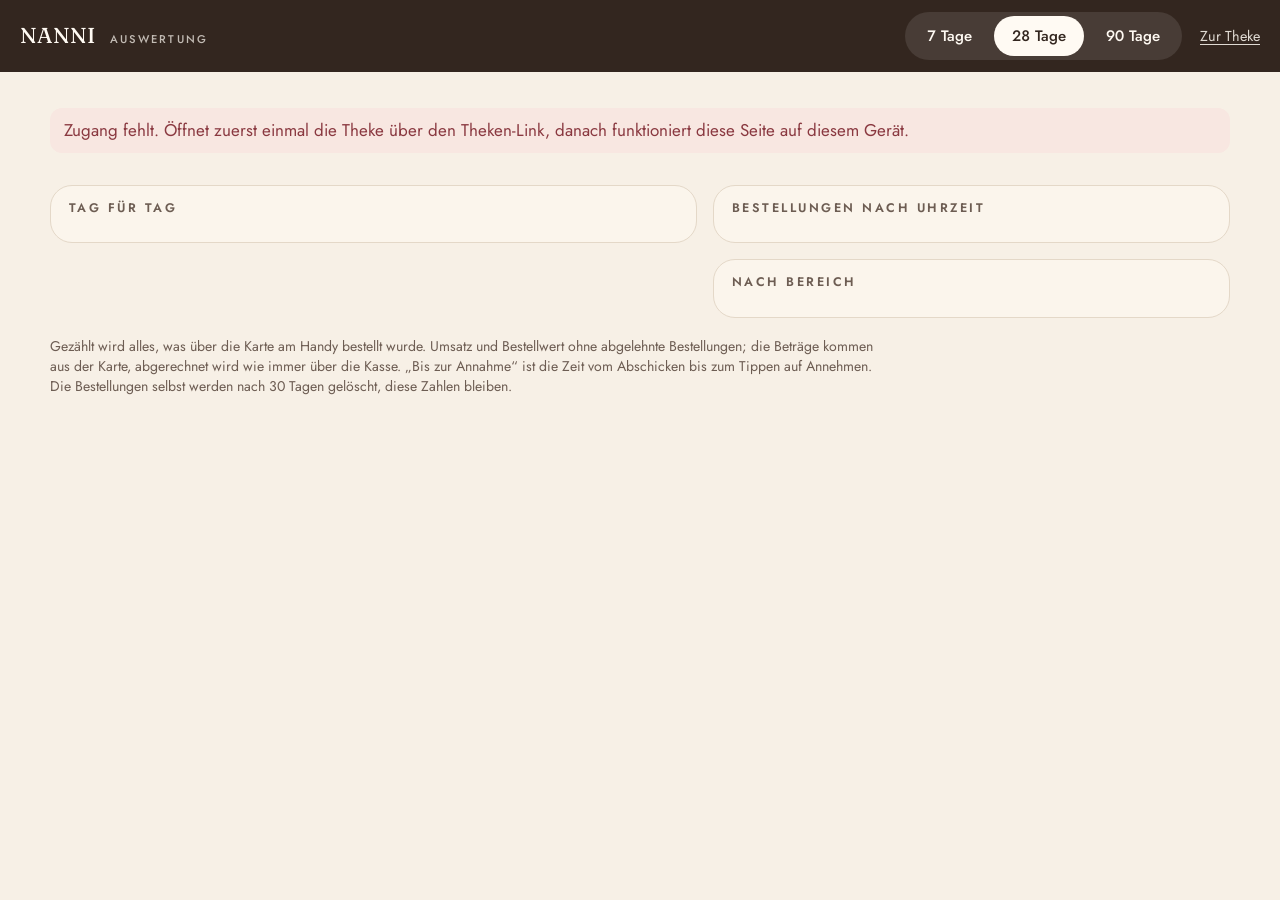
<file: auswertung.html>
<!doctype html>
<html lang="de">
<head>
<meta charset="utf-8">
<meta name="viewport" content="width=device-width, initial-scale=1, viewport-fit=cover">
<title>Auswertung – NANNI</title>
<meta name="robots" content="noindex, nofollow">
<meta name="referrer" content="no-referrer">
<meta name="theme-color" content="#33261f">
<link rel="icon" href="data:image/svg+xml,%3Csvg xmlns='http://www.w3.org/2000/svg' viewBox='0 0 64 64'%3E%3Ccircle cx='32' cy='32' r='32' fill='%239aae93'/%3E%3Ctext x='32' y='41' font-family='sans-serif' font-size='26' text-anchor='middle' fill='%23fbf7f1'%3EN%3C/text%3E%3C/svg%3E">
<style>
@font-face { font-family: "Fraunces"; src: url("fonts/fraunces.woff2") format("woff2"); font-weight: 100 900; font-display: swap; }
@font-face { font-family: "Jost"; src: url("fonts/jost.woff2") format("woff2"); font-weight: 100 900; font-display: swap; }
:root { --cream: #f7f0e6; --paper: #fffaf3; --sage: #9aae93; --sage-soft: #dfe6d9; --sage-deep: #4f6249; --blush-soft: #f8e7e1; --rose: #b05a62; --espresso: #33261f; --muted: #6d5d53; --line: #e4d8c8; --amber: #d49a3a;
  --serif: "Fraunces", Georgia, serif; --sans: "Jost", "Segoe UI", system-ui, sans-serif; }
*, *::before, *::after { box-sizing: border-box; }
body { margin: 0; background: var(--cream); color: var(--espresso); font: 400 17px/1.45 var(--sans); -webkit-font-smoothing: antialiased; }
button { font: inherit; color: inherit; cursor: pointer; -webkit-tap-highlight-color: transparent; }
h1, h2, p { margin: 0; }
[hidden] { display: none !important; }

.top { display: flex; align-items: center; gap: 14px 18px; flex-wrap: wrap; background: var(--espresso); color: var(--paper); padding: 12px 20px; padding-top: calc(12px + env(safe-area-inset-top)); }
.top h1 { font: 450 1.35rem/1 var(--serif); margin-right: auto; }
.top h1 small { font: 500 .7rem/1 var(--sans); letter-spacing: .2em; text-transform: uppercase; opacity: .7; margin-left: 10px; }
.top a { color: var(--paper); font-size: .9rem; opacity: .85; text-underline-offset: 3px; }
.views { display: inline-flex; background: rgba(255, 255, 255, .1); border-radius: 999px; padding: 4px; gap: 4px; }
.views button { border: 0; background: transparent; color: var(--paper); border-radius: 999px; padding: 9px 18px; font-size: .95rem; font-weight: 500; font-variant-numeric: tabular-nums; }
.views button[aria-pressed="true"] { background: var(--paper); color: var(--espresso); }

.wrap { width: min(1180px, 100% - 40px); margin: 0 auto; padding: 22px 0 calc(40px + env(safe-area-inset-bottom)); }
.zeitraum { color: var(--muted); font-size: .95rem; }
.msg { margin-top: 14px; background: var(--blush-soft); color: #8a3940; border-radius: 12px; padding: 10px 14px; }

.kpis { margin-top: 14px; display: grid; gap: 12px; grid-template-columns: repeat(auto-fit, minmax(190px, 1fr)); }
.kpi { background: var(--paper); border: 1px solid var(--line); border-radius: 20px; padding: 16px 18px 14px; }
.kpi h2 { font: 600 .72rem/1.2 var(--sans); letter-spacing: .16em; text-transform: uppercase; color: var(--muted); }
.kpi b { display: block; font: 450 2.3rem/1.1 var(--serif); margin-top: 10px; font-variant-numeric: tabular-nums; }
.kpi p { font-size: .88rem; color: var(--muted); margin-top: 4px; }

.cols { margin-top: 18px; display: grid; gap: 16px; grid-template-columns: 1.25fr 1fr; align-items: start; }
.box { background: rgba(255, 250, 243, .55); border: 1px solid var(--line); border-radius: 22px; padding: 14px 18px 16px; }
.box > h2 { font: 600 .78rem/1 var(--sans); letter-spacing: .2em; text-transform: uppercase; color: var(--muted); margin: 2px 0 12px; }
.box + .box { margin-top: 16px; }
.leer { color: var(--muted); font-size: .95rem; padding: 10px 0; }

table { width: 100%; border-collapse: collapse; font-variant-numeric: tabular-nums; }
th { font: 600 .7rem/1.2 var(--sans); letter-spacing: .12em; text-transform: uppercase; color: var(--muted); text-align: right; padding: 0 6px 8px; }
th:first-child, td:first-child { text-align: left; padding-left: 0; }
td { text-align: right; padding: 8px 6px; border-top: 1px dashed var(--line); white-space: nowrap; }
tr.null td { color: #b4a79c; }
td.ab { color: var(--rose); }

.bars { display: grid; grid-template-columns: max-content 1fr minmax(2.2em, auto); gap: 6px 10px; align-items: center; font-size: .93rem; font-variant-numeric: tabular-nums; }
.bars .leer { grid-column: 1 / -1; }
.bar { display: contents; }
.bar .l { color: var(--muted); }
.bar .t { height: 18px; background: var(--line); border-radius: 999px; overflow: hidden; }
.bar .t i { display: block; height: 100%; background: var(--sage-deep); border-radius: 999px; min-width: 4px; }
.bar.top .t i { background: var(--amber); }
.bar .z { text-align: right; font-weight: 500; }
.hinweis { margin-top: 18px; color: var(--muted); font-size: .88rem; max-width: 60em; }

#tage { overflow-x: auto; }
@media (max-width: 860px) { .cols { grid-template-columns: 1fr; } }
@media (max-width: 560px) {
  .wrap { width: calc(100% - 32px); }
  .box { padding: 12px 12px 14px; }
  table { font-size: .9rem; }
  th { letter-spacing: .02em; font-size: .62rem; padding: 0 3px 8px; }
  td { padding: 8px 3px; }
  .kpis { grid-template-columns: 1fr 1fr; gap: 10px; }
  .kpi { padding: 14px 14px 12px; }
  .kpi h2 { letter-spacing: .08em; }
  .kpi b { font-size: 1.6rem; }
}
</style>
</head>
<body>

<header class="top">
  <h1>NANNI <small>Auswertung</small></h1>
  <div class="views" id="views">
    <button type="button" data-t="7" aria-pressed="false">7 Tage</button>
    <button type="button" data-t="28" aria-pressed="true">28 Tage</button>
    <button type="button" data-t="90" aria-pressed="false">90 Tage</button>
  </div>
  <a href="theke.html">Zur Theke</a>
</header>

<div class="wrap">
  <p class="zeitraum" id="zeitraum">Wird geladen …</p>
  <p class="msg" id="msg" hidden></p>

  <section class="kpis" id="kpis"></section>

  <div class="cols">
    <section class="box">
      <h2>Tag für Tag</h2>
      <div id="tage"></div>
    </section>
    <div>
      <section class="box">
        <h2 id="std-titel">Bestellungen nach Uhrzeit</h2>
        <div class="bars" id="stunden"></div>
      </section>
      <section class="box">
        <h2>Nach Bereich</h2>
        <div class="bars" id="bereiche"></div>
      </section>
    </div>
  </div>

  <p class="hinweis">Gezählt wird alles, was über die Karte am Handy bestellt wurde. Umsatz und Bestellwert ohne abgelehnte Bestellungen; die Beträge kommen aus der Karte, abgerechnet wird wie immer über die Kasse. „Bis zur Annahme“ ist die Zeit vom Abschicken bis zum Tippen auf Annehmen. Die Bestellungen selbst werden nach 30 Tagen gelöscht, diese Zahlen bleiben.</p>
</div>

<script src="bestellen.config.js"></script>
<script>
(() => {
  const $ = id => document.getElementById(id);
  let KEY = null; try { KEY = localStorage.getItem('nanni-theke-key'); } catch {}
  const say = t => { $('msg').textContent = t; $('msg').hidden = !t; };
  if (!KEY) { $('zeitraum').hidden = true; return say('Zugang fehlt. Öffnet zuerst einmal die Theke über den Theken-Link, danach funktioniert diese Seite auf diesem Gerät.'); }

  const el = (tag, attrs = {}, ...kids) => {
    const n = document.createElement(tag);
    for (const [k, v] of Object.entries(attrs)) {
      if (k === 'class') n.className = v; else if (k === 'text') n.textContent = v;
      else if (k.startsWith('on')) n.addEventListener(k.slice(2), v); else if (v != null && v !== false) n.setAttribute(k, v);
    }
    for (const kid of kids.flat()) if (kid != null && kid !== false) n.append(kid);
    return n;
  };
  const euro = c => (c / 100).toLocaleString('de-DE', { minimumFractionDigits: 2, maximumFractionDigits: 2 }) + ' €';
  const zahl = (x, d = 0) => x == null ? '–' : Number(x).toLocaleString('de-DE', { minimumFractionDigits: d, maximumFractionDigits: d });
  const datum = (iso, opts) => new Date(iso + 'T12:00:00').toLocaleDateString('de-DE', opts);
  const stunde = h => String(h).padStart(2, '0') + ' Uhr';

  let tage = 28;
  try { tage = +localStorage.getItem('nanni-auswertung-tage') || 28; } catch {}
  if (![7, 28, 90].includes(tage)) tage = 28;

  function balken(ziel, eintraege, label, hervor) {
    const max = Math.max(...eintraege.map(e => e[1]), 0);
    $(ziel).replaceChildren(...(max ? eintraege.map(([k, v]) => el('div', { class: 'bar' + (k === hervor ? ' top' : '') },
      el('span', { class: 'l', text: label(k) }),
      el('span', { class: 't' }, v ? el('i', { style: 'width:' + (v / max * 100).toFixed(1) + '%' }) : null),
      el('span', { class: 'z', text: v }))) : [el('p', { class: 'leer', text: 'Noch keine Bestellungen in diesem Zeitraum.' })]));
  }

  function render(res) {
    const g = res.gesamt;
    $('zeitraum').textContent = 'Letzte ' + tage + ' Tage · ' + datum(res.von, { day: 'numeric', month: 'long' }) + ' bis ' + datum(res.bis, { day: 'numeric', month: 'long', year: 'numeric' })
      + ' · an ' + g.tage_mit_bestellungen + (g.tage_mit_bestellungen === 1 ? ' Tag' : ' Tagen') + ' wurde über die Karte bestellt';
    const kpi = (titel, wert, sub) => el('article', { class: 'kpi' }, el('h2', { text: titel }), el('b', { text: wert }), sub ? el('p', { text: sub }) : null);
    $('kpis').replaceChildren(
      kpi('Bestellungen', zahl(g.bestellungen), g.tage_mit_bestellungen ? 'im Schnitt ' + zahl(g.bestellungen / g.tage_mit_bestellungen, 1) + ' pro Bestelltag' : ''),
      kpi('Umsatz über die Karte', euro(g.summe_cent), 'ohne abgelehnte'),
      kpi('Bestellwert', g.durchschnitt_cent == null ? '–' : euro(g.durchschnitt_cent), 'im Durchschnitt'),
      kpi('Bis zur Annahme', g.mittel_min_annahme == null ? '–' : zahl(g.mittel_min_annahme, 1) + ' Min', 'im Mittel'),
      kpi('Abgelehnt', g.anteil_abgelehnt == null ? '–' : zahl(g.anteil_abgelehnt, 1) + ' %', g.abgelehnt + ' von ' + g.bestellungen));

    // Tagesliste, neuester Tag oben
    const zeilen = [...res.tage].reverse().map(t => el('tr', { class: t.bestellungen ? '' : 'null' },
      el('td', { text: datum(t.tag, { weekday: 'short', day: '2-digit', month: '2-digit' }) }),
      el('td', { text: t.bestellungen }),
      el('td', { text: t.bestellungen ? euro(t.summe_cent) : '–' }),
      el('td', { text: t.mittel_min_annahme == null ? '–' : zahl(t.mittel_min_annahme, 1) + ' Min' }),
      el('td', { class: t.abgelehnt ? 'ab' : '', text: t.abgelehnt || '–' })));
    $('tage').replaceChildren(el('table', {},
      el('thead', {}, el('tr', {}, ['Tag', 'Bestellt', 'Umsatz', 'Annahme', 'Abgelehnt'].map(h => el('th', { text: h })))),
      el('tbody', {}, zeilen)));

    // Stunden: von der ersten bis zur letzten Stunde mit Bestellungen, Lücken mit 0
    const std = Object.entries(g.stunden).map(([h, c]) => [+h, c]);
    const hs = std.map(e => e[0]);
    const reihe = [];
    if (hs.length) for (let h = Math.min(...hs); h <= Math.max(...hs); h++) reihe.push([h, (std.find(e => e[0] === h) || [h, 0])[1]]);
    $('std-titel').textContent = 'Bestellungen nach Uhrzeit' + (g.staerkste_stunde == null ? '' : ' · am stärksten ' + stunde(g.staerkste_stunde));
    balken('stunden', reihe, stunde, g.staerkste_stunde);
    balken('bereiche', Object.entries(g.bereiche).sort((a, b) => b[1] - a[1]), k => k, null);
  }

  async function load() {
    document.querySelectorAll('#views button').forEach(b => b.setAttribute('aria-pressed', String(+b.dataset.t === tage)));
    try {
      const res = await NANNI.rpc('theke_auswertung', { p_key: KEY, p_tage: tage });
      if (!res.ok) return say('Der Zugang gilt nicht mehr. Öffnet die Theke bitte über den aktuellen Theken-Link.');
      say(''); render(res);
    } catch { say('Keine Verbindung. Versucht es gleich noch einmal.'); }
  }
  document.querySelectorAll('#views button').forEach(b => b.addEventListener('click', () => {
    tage = +b.dataset.t;
    try { localStorage.setItem('nanni-auswertung-tage', tage); } catch {}
    load();
  }));
  load();
})();
</script>
</body>
</html>
</file>
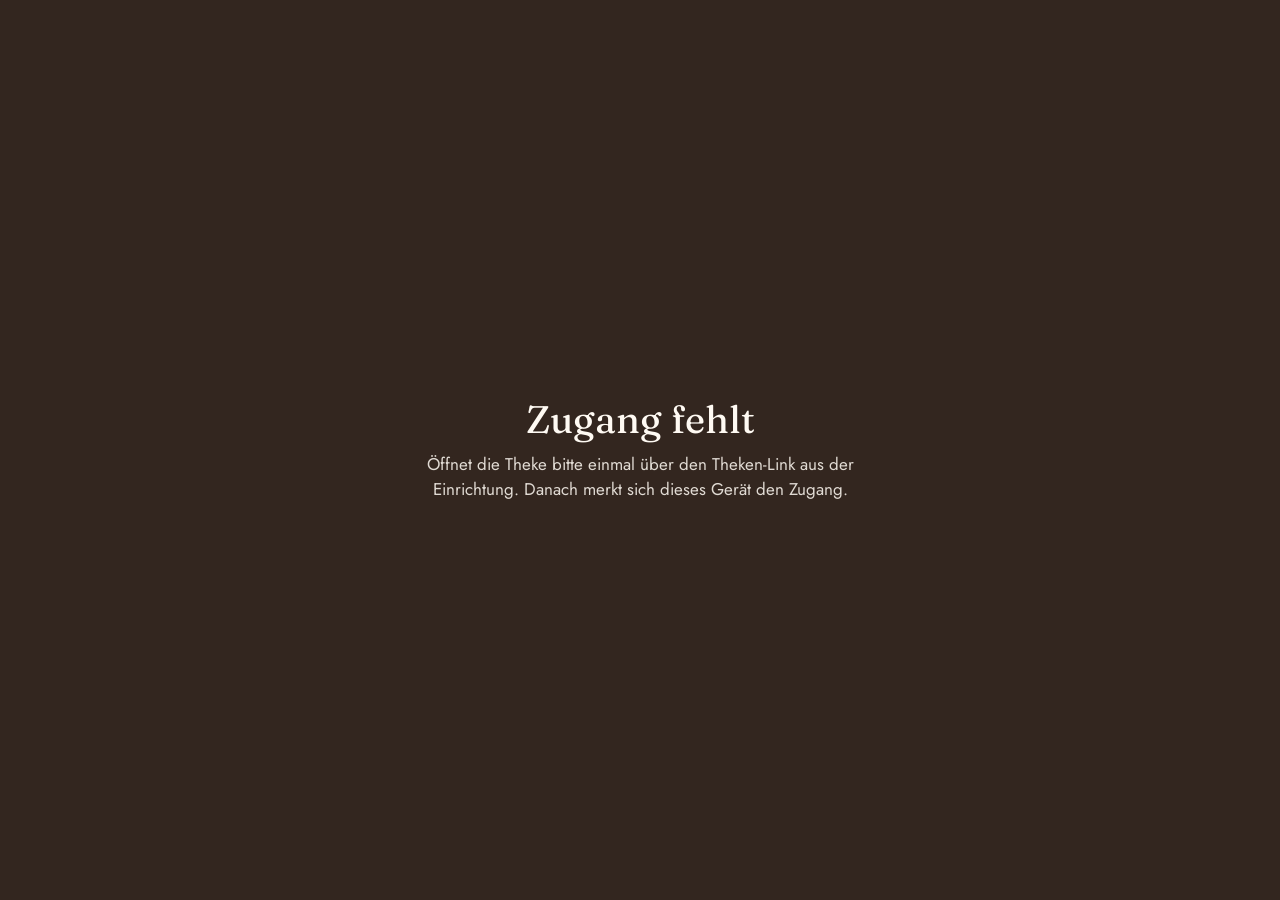
<file: theke.html>
<!doctype html>
<html lang="de">
<head>
<meta charset="utf-8">
<meta name="viewport" content="width=device-width, initial-scale=1, viewport-fit=cover">
<title>Theke – NANNI</title>
<meta name="robots" content="noindex, nofollow">
<meta name="referrer" content="no-referrer">
<meta name="theme-color" content="#33261f">
<link rel="icon" href="data:image/svg+xml,%3Csvg xmlns='http://www.w3.org/2000/svg' viewBox='0 0 64 64'%3E%3Ccircle cx='32' cy='32' r='32' fill='%239aae93'/%3E%3Ctext x='32' y='41' font-family='sans-serif' font-size='26' text-anchor='middle' fill='%23fbf7f1'%3EN%3C/text%3E%3C/svg%3E">
<style>
@font-face { font-family: "Fraunces"; src: url("fonts/fraunces.woff2") format("woff2"); font-weight: 100 900; font-display: swap; }
@font-face { font-family: "Jost"; src: url("fonts/jost.woff2") format("woff2"); font-weight: 100 900; font-display: swap; }
:root { --cream: #f7f0e6; --paper: #fffaf3; --sage: #9aae93; --sage-soft: #dfe6d9; --sage-deep: #4f6249; --blush-soft: #f8e7e1; --rose: #b05a62; --espresso: #33261f; --muted: #6d5d53; --line: #e4d8c8; --amber: #d49a3a;
  --serif: "Fraunces", Georgia, serif; --sans: "Jost", "Segoe UI", system-ui, sans-serif; }
*, *::before, *::after { box-sizing: border-box; }
html, body { height: 100%; }
body { margin: 0; background: var(--cream); color: var(--espresso); font: 400 17px/1.45 var(--sans); -webkit-font-smoothing: antialiased; display: flex; flex-direction: column; }
button { font: inherit; color: inherit; cursor: pointer; -webkit-tap-highlight-color: transparent; }
h1, h2, p { margin: 0; }
[hidden] { display: none !important; }

.top { display: flex; align-items: center; gap: 14px 18px; flex-wrap: wrap; background: var(--espresso); color: var(--paper); padding: 12px 20px; padding-top: calc(12px + env(safe-area-inset-top)); }
.top h1 { font: 450 1.35rem/1 var(--serif); margin-right: auto; }
.top h1 small { font: 500 .7rem/1 var(--sans); letter-spacing: .2em; text-transform: uppercase; opacity: .7; margin-left: 10px; }
.net { display: inline-flex; align-items: center; gap: 8px; font-size: .9rem; opacity: .9; }
.net i { width: 9px; height: 9px; border-radius: 50%; background: #6fbf7b; }
.net.off i { background: #e0646c; }
.sw { display: inline-flex; align-items: center; gap: 10px; background: rgba(255, 255, 255, .1); border: 0; border-radius: 999px; padding: 7px 14px 7px 8px; color: var(--paper); font-size: .93rem; }
.sw .knob { width: 40px; height: 24px; border-radius: 999px; background: #7d6f66; position: relative; transition: background-color .2s; flex: none; }
.sw .knob::after { content: ""; position: absolute; top: 3px; left: 3px; width: 18px; height: 18px; border-radius: 50%; background: #fff; transition: transform .2s; }
.sw[aria-checked="true"] .knob { background: #6fbf7b; }
.sw[aria-checked="true"] .knob::after { transform: translateX(16px); }
.top a { color: var(--paper); font-size: .9rem; opacity: .85; text-underline-offset: 3px; }

.warn { background: var(--rose); color: #fff; text-align: center; padding: 9px 16px; font-weight: 500; }
.warn.soft { background: var(--amber); color: #3a2a08; }

.board { flex: 1; min-height: 0; display: grid; grid-template-columns: 1.15fr 1fr .8fr; gap: 16px; padding: 16px 20px calc(16px + env(safe-area-inset-bottom)); }
.col { min-height: 0; display: flex; flex-direction: column; background: rgba(255, 250, 243, .55); border: 1px solid var(--line); border-radius: 22px; overflow: hidden; }
.col > header { display: flex; align-items: baseline; gap: 10px; padding: 14px 18px 10px; }
.col h2 { font: 600 .78rem/1 var(--sans); letter-spacing: .2em; text-transform: uppercase; color: var(--muted); }
.col header span { font: 600 .85rem/1 var(--sans); background: var(--line); border-radius: 999px; padding: 4px 9px; font-variant-numeric: tabular-nums; }
.col.neu.has header span { background: var(--amber); color: #fff; }
.list { flex: 1; overflow-y: auto; padding: 4px 12px 14px; display: grid; gap: 12px; align-content: start; }
.empty { color: var(--muted); font-size: .95rem; padding: 18px 8px; text-align: center; }

.card { background: var(--paper); border: 1px solid var(--line); border-radius: 18px; padding: 14px 16px; }
.neu .card { border: 2px solid var(--amber); box-shadow: 0 12px 26px -18px rgba(51, 38, 31, .55); }
.neu .card.late { border-color: var(--rose); }
.card-top { display: flex; align-items: baseline; gap: 10px; }
.card-top b { font: 500 1.7rem/1 var(--serif); overflow-wrap: anywhere; }
.card-top .ort { flex: 1; }
.card-top .ort span { font: 600 .68rem/1 var(--sans); letter-spacing: .14em; text-transform: uppercase; background: var(--sage-soft); color: var(--sage-deep); border-radius: 999px; padding: 5px 9px; vertical-align: 4px; white-space: nowrap; }
.card-top .ort span.aus { background: var(--espresso); color: var(--paper); }
.card-top time { font-size: .9rem; color: var(--muted); font-variant-numeric: tabular-nums; white-space: nowrap; }
.late .card-top time { color: var(--rose); font-weight: 600; }
.pos { list-style: none; margin: 10px 0 0; padding: 0; }
.pos li { display: flex; gap: 10px; padding: 6px 0; border-top: 1px dashed var(--line); }
.pos .q { font-weight: 600; min-width: 2.1em; font-variant-numeric: tabular-nums; }
.pos .n { flex: 1; font-weight: 500; overflow-wrap: anywhere; }
.pos .x { display: block; font-weight: 400; font-size: .92rem; color: var(--sage-deep); }
.pos .w { display: block; font-weight: 400; font-size: .92rem; background: var(--blush-soft); color: #7c3138; border-radius: 8px; padding: 2px 8px; margin-top: 3px; width: fit-content; }
.sum { display: flex; justify-content: space-between; margin-top: 8px; padding-top: 8px; border-top: 1px solid var(--line); font-size: .93rem; color: var(--muted); font-variant-numeric: tabular-nums; }
.acts { display: flex; gap: 8px; margin-top: 12px; }
.acts button { flex: 1; border: 0; border-radius: 999px; padding: 13px 14px; font-weight: 500; background: var(--sage-deep); color: #fff; }
.acts button.sec { flex: 0 0 auto; background: var(--cream); color: var(--espresso); }
.acts button:active { transform: scale(.98); }
.fertig .card { opacity: .78; padding: 11px 14px; }
.fertig .card-top b { font-size: 1.2rem; }
.fertig .card[data-s="abgelehnt"] .card-top b { text-decoration: line-through; }
.fertig .pos li { padding: 3px 0; border: 0; font-size: .92rem; }
.fertig .sum { display: none; }
.fertig .acts button { padding: 8px 12px; font-size: .9rem; background: var(--cream); color: var(--espresso); }

/* Umschalter Bestellungen / Karte */
.views { display: inline-flex; background: rgba(255, 255, 255, .1); border-radius: 999px; padding: 4px; gap: 4px; }
.views button { border: 0; background: transparent; color: var(--paper); border-radius: 999px; padding: 9px 18px; font-size: .95rem; font-weight: 500; display: inline-flex; align-items: center; gap: 8px; }
.views button[aria-selected="true"] { background: var(--paper); color: var(--espresso); }
.views button span { font: 600 .78rem/1 var(--sans); background: var(--line); color: var(--espresso); border-radius: 999px; padding: 4px 8px; font-variant-numeric: tabular-nums; }
.views button span.neu { background: var(--amber); color: #fff; }

/* Ansicht Karte: Positionen als "heute aus" markieren */
.menu { flex: 1; min-height: 0; overflow-y: auto; padding: 16px 20px calc(24px + env(safe-area-inset-bottom)); }
.menu-head { display: flex; flex-wrap: wrap; gap: 10px 18px; align-items: center; }
.menu-head input { flex: 1 1 320px; min-width: 0; border: 1.5px solid var(--line); border-radius: 999px; background: #fff; padding: 14px 22px; font: inherit; font-size: 1.05rem; color: inherit; }
.menu-head input:focus { outline: none; border-color: var(--sage-deep); }
.menu-head p { flex: 1 1 260px; color: var(--muted); font-size: .93rem; }
.aus-leiste { display: flex; flex-wrap: wrap; gap: 8px; margin-top: 14px; align-items: center; }
.aus-leiste b { font: 600 .74rem/1 var(--sans); letter-spacing: .18em; text-transform: uppercase; color: var(--rose); margin-right: 4px; }
.aus-leiste button { border: 1.5px solid var(--rose); background: var(--blush-soft); color: #7c3138; border-radius: 999px; padding: 10px 16px; font-weight: 500; }
.mcat { margin-top: 22px; }
.mcat h2 { font: 600 .78rem/1 var(--sans); letter-spacing: .2em; text-transform: uppercase; color: var(--muted); margin: 0 4px 10px; }
.mgrid { display: grid; grid-template-columns: repeat(auto-fill, minmax(290px, 1fr)); gap: 10px; }
.item { display: flex; align-items: center; gap: 14px; min-height: 64px; width: 100%; text-align: left; border: 1px solid var(--line); background: var(--paper); border-radius: 18px; padding: 12px 16px; }
.item .n { flex: 1; font-weight: 500; overflow-wrap: anywhere; }
.item .s { font-size: .88rem; color: var(--sage-deep); white-space: nowrap; }
.item .knob { width: 52px; height: 30px; border-radius: 999px; background: #6fbf7b; position: relative; flex: none; transition: background-color .2s; }
.item .knob::after { content: ""; position: absolute; top: 4px; left: 4px; width: 22px; height: 22px; border-radius: 50%; background: #fff; transform: translateX(22px); transition: transform .2s; }
.item[aria-checked="false"] { background: var(--blush-soft); border-color: var(--rose); }
.item[aria-checked="false"] .n { color: #7c3138; text-decoration: line-through; text-decoration-thickness: 1.5px; }
.item[aria-checked="false"] .s { color: var(--rose); font-weight: 600; }
.item[aria-checked="false"] .knob { background: #b9aaa0; }
.item[aria-checked="false"] .knob::after { transform: none; }
.item:active { transform: scale(.99); }

.gate { position: fixed; inset: 0; z-index: 10; background: var(--espresso); color: var(--paper); display: grid; place-items: center; padding: 24px; text-align: center; }
.gate div { max-width: 26em; }
.gate h2 { font: 420 2.4rem/1.1 var(--serif); }
.gate p { margin-top: 12px; opacity: .85; }
.gate button { margin-top: 26px; border: 0; border-radius: 999px; background: var(--sage); color: var(--espresso); padding: 16px 34px; font-weight: 600; font-size: 1.05rem; }

@media (max-width: 900px) {
  body { height: auto; }
  .board { grid-template-columns: 1fr; }
  .col { overflow: visible; }
  .list { overflow: visible; }
}
</style>
</head>
<body>

<div class="gate" id="gate">
  <div>
    <h2 id="gate-title">NANNI Theke</h2>
    <p id="gate-text">Hier kommen die Bestellungen von den Tischen an. Tippt einmal auf Starten, dann meldet sich das Tablet bei jeder neuen Bestellung mit einem Ton und der Bildschirm bleibt an.</p>
    <button type="button" id="go">Starten</button>
  </div>
</div>

<header class="top">
  <h1>NANNI <small>Theke</small></h1>
  <div class="views" role="tablist">
    <button type="button" role="tab" id="v-best" aria-selected="true">Bestellungen <span id="v-best-n" hidden>0</span></button>
    <button type="button" role="tab" id="v-karte" aria-selected="false">Karte <span id="v-karte-n" hidden>0</span></button>
  </div>
  <span class="net" id="net"><i></i><span>Verbunden</span></span>
  <button class="sw" id="sw" type="button" role="switch" aria-checked="true"><span class="knob"></span><span id="sw-text">Bestellen am Handy ist an</span></button>
  <a href="tische.html">Tische &amp; QR-Codes</a>
  <a href="auswertung.html">Auswertung</a>
</header>
<div class="warn" id="warn-net" hidden>Keine Verbindung. Neue Bestellungen kommen gerade nicht an. Prüft das WLAN.</div>
<div class="warn soft" id="warn-off" hidden>Bestellen am Handy ist pausiert. Gäste sehen den Hinweis, direkt bei euch zu bestellen.</div>

<main class="board">
  <section class="col neu" id="col-neu"><header><h2>Neu</h2><span>0</span></header><div class="list"></div></section>
  <section class="col arbeit" id="col-arbeit"><header><h2>In Arbeit</h2><span>0</span></header><div class="list"></div></section>
  <section class="col fertig" id="col-fertig"><header><h2>Erledigt</h2><span>0</span></header><div class="list"></div></section>
</main>

<main class="menu" id="menu" hidden>
  <div class="menu-head">
    <input id="suche" type="search" placeholder="Position suchen" autocomplete="off" aria-label="Position suchen">
    <p>Antippen schaltet eine Position auf „heute aus“. Gäste sehen sie dann, können sie aber nicht bestellen. Morgen früh um 4 Uhr ist alles automatisch wieder bestellbar.</p>
  </div>
  <div class="aus-leiste" id="aus-leiste" hidden></div>
  <div id="menu-list"><p class="empty">Karte wird geladen …</p></div>
</main>

<audio id="ton" src="ton/bestellung.mp3" preload="auto"></audio>

<script src="bestellen.config.js"></script>
<script>
(() => {
  const $ = id => document.getElementById(id);
  // Der Theken-Schlüssel kommt einmal über den Link (#k=...) und bleibt dann auf diesem Gerät gespeichert.
  const fromHash = new URLSearchParams(location.hash.slice(1)).get('k');
  if (fromHash) { try { localStorage.setItem('nanni-theke-key', fromHash); } catch {} history.replaceState(null, '', location.pathname); }
  let KEY = fromHash; try { KEY = KEY || localStorage.getItem('nanni-theke-key'); } catch {}

  const gate = $('gate');
  const lock = (title, text) => { $('gate-title').textContent = title; $('gate-text').textContent = text; $('go').hidden = true; gate.hidden = false; };
  if (!KEY) return lock('Zugang fehlt', 'Öffnet die Theke bitte einmal über den Theken-Link aus der Einrichtung. Danach merkt sich dieses Gerät den Zugang.');

  const euro = c => (c / 100).toFixed(2).replace('.', ',') + ' €';
  const el = (tag, attrs = {}, ...kids) => {
    const n = document.createElement(tag);
    for (const [k, v] of Object.entries(attrs)) {
      if (k === 'class') n.className = v; else if (k === 'text') n.textContent = v;
      else if (k.startsWith('on')) n.addEventListener(k.slice(2), v); else if (v != null && v !== false) n.setAttribute(k, v);
    }
    for (const kid of kids.flat()) if (kid != null && kid !== false) n.append(kid);
    return n;
  };

  const ton = $('ton');
  const ding = () => { ton.currentTime = 0; ton.play().catch(() => {}); setTimeout(() => { ton.currentTime = 0; ton.play().catch(() => {}); }, 700); };
  let wake = null;
  const keepAwake = async () => { try { wake = await navigator.wakeLock?.request('screen'); } catch {} };
  document.addEventListener('visibilitychange', () => { if (!document.hidden) { keepAwake(); tick(); } });

  let orders = [], aktiv = true, skew = 0, started = false;
  const seen = new Set();
  let first = true, fails = 0;

  $('go').addEventListener('click', () => { gate.hidden = true; started = true; ding(); keepAwake(); });

  const mins = o => Math.max(0, Math.floor((Date.now() + skew - new Date(o.created_at)) / 60e3));
  const uhr = o => new Date(o.created_at).toLocaleTimeString('de-DE', { hour: '2-digit', minute: '2-digit' });

  function card(o) {
    const m = mins(o);
    const acts = o.status === 'neu'
      ? [el('button', { type: 'button', text: 'Annehmen', onclick: () => set(o, 'angenommen') }),
         el('button', { type: 'button', class: 'sec', text: 'Ablehnen', onclick: () => { if (confirm('Bestellung von Tisch ' + o.tisch + (o.bereich ? ' (' + o.bereich + ')' : '') + ' ablehnen? Der Gast sieht dann, dass er zur Theke kommen soll.')) set(o, 'abgelehnt'); } })]
      : o.status === 'angenommen'
        ? [el('button', { type: 'button', text: 'Serviert', onclick: () => set(o, 'serviert') }),
           el('button', { type: 'button', class: 'sec', text: 'Zurück', onclick: () => set(o, 'neu') })]
        : [el('button', { type: 'button', text: o.status === 'abgelehnt' ? 'Abgelehnt · doch annehmen' : 'Zurückholen', onclick: () => set(o, 'angenommen') })];
    return el('article', { class: 'card' + (o.status === 'neu' && m >= 3 ? ' late' : ''), 'data-s': o.status },
      el('div', { class: 'card-top' }, el('b', { text: 'Tisch ' + o.tisch }),
        el('span', { class: 'ort' }, o.bereich ? el('span', { class: /drau/i.test(o.bereich) ? 'aus' : '', text: o.bereich }) : null),
        el('time', { text: o.status === 'serviert' || o.status === 'abgelehnt' ? uhr(o) + ' Uhr' : (m < 1 ? 'gerade eben' : 'vor ' + m + ' Min') })),
      el('ul', { class: 'pos' }, o.positionen.map(p => el('li', {},
        el('span', { class: 'q', text: p.menge + ' ×' }),
        el('span', { class: 'n' }, p.name,
          p.extras.length ? el('span', { class: 'x', text: '+ ' + p.extras.map(x => x.name).join(', ') }) : null,
          p.notiz ? el('span', { class: 'w', text: p.notiz }) : null)))),
      el('div', { class: 'sum' }, el('span', { text: uhr(o) + ' Uhr' }), el('span', { text: euro(o.summe_cent) })),
      el('div', { class: 'acts' }, acts));
  }

  function render() {
    const groups = {
      'col-neu': orders.filter(o => o.status === 'neu'),
      'col-arbeit': orders.filter(o => o.status === 'angenommen'),
      'col-fertig': orders.filter(o => o.status === 'serviert' || o.status === 'abgelehnt').sort((a, b) => new Date(b.updated_at) - new Date(a.updated_at)).slice(0, 40)
    };
    const leer = { 'col-neu': 'Keine neuen Bestellungen.', 'col-arbeit': 'Nichts in Arbeit.', 'col-fertig': 'Heute noch nichts erledigt.' };
    for (const [id, list] of Object.entries(groups)) {
      const col = $(id);
      col.classList.toggle('has', list.length > 0);
      col.querySelector('header span').textContent = list.length;
      col.querySelector('.list').replaceChildren(...(list.length ? list.map(card) : [el('p', { class: 'empty', text: leer[id] })]));
    }
    const n = groups['col-neu'].length;
    document.title = (n ? '(' + n + ') ' : '') + 'Theke – NANNI';
    $('v-best-n').hidden = !n; $('v-best-n').textContent = n; $('v-best-n').className = n ? 'neu' : '';
    $('sw').setAttribute('aria-checked', aktiv);
    $('sw-text').textContent = aktiv ? 'Bestellen am Handy ist an' : 'Bestellen am Handy ist aus';
    $('warn-off').hidden = aktiv;
  }

  const online = ok => { $('net').classList.toggle('off', !ok); $('net').lastElementChild.textContent = ok ? 'Verbunden' : 'Keine Verbindung'; $('warn-net').hidden = ok; };

  let timer = null, busy = false;
  async function tick() {
    clearTimeout(timer);
    if (busy) return; busy = true;
    try {
      const res = await NANNI.rpc('theke_bestellungen', { p_key: KEY });
      if (!res.ok) { busy = false; return lock('Zugang ungültig', 'Dieser Theken-Link gilt nicht mehr. Öffnet die Theke bitte über den aktuellen Link.'); }
      fails = 0; online(true);
      skew = new Date(res.jetzt) - Date.now();
      orders = res.bestellungen; aktiv = res.aktiv;
      const neu = orders.filter(o => o.status === 'neu');
      const fresh = neu.filter(o => !seen.has(o.id));
      orders.forEach(o => seen.add(o.id));
      // Ton genau einmal je neuer Bestellung. Was laenger wartet, wird nur farbig markiert (Karte "late").
      if (started && fresh.length && !first) ding();
      first = false;
      render();
    } catch { if (++fails >= 2) online(false); }
    busy = false;
    timer = setTimeout(tick, 3000);
  }

  async function set(o, status) {
    o.status = status; o.updated_at = new Date(Date.now() + skew).toISOString(); render();
    try { await NANNI.rpc('theke_status', { p_key: KEY, p_id: o.id, p_status: status }); } catch { online(false); }
    tick();
  }

  $('sw').addEventListener('click', async () => {
    const next = !aktiv;
    if (!next && !confirm('Bestellen am Handy pausieren? Gäste können dann nur noch direkt bei euch bestellen, bis ihr es wieder einschaltet.')) return;
    aktiv = next; render();
    try { await NANNI.rpc('theke_aktiv', { p_key: KEY, p_aktiv: next }); } catch { online(false); }
    tick();
  });

  // ---------- Ansicht "Karte": Positionen für heute als aus markieren
  // Die Positionsnamen kommen aus karte.json (erzeugt von build_menu.py), der Stand aus der Datenbank.
  let karte = null, aus = new Set(), view = 'best';
  async function ladeAus() {
    try {
      const res = await NANNI.rpc('theke_ausverkauft', { p_key: KEY });
      if (res.ok) { aus = new Set(res.aus); renderKarte(); }
    } catch { online(false); }
  }
  async function ladeKarte() {
    if (karte) return;
    try { karte = await (await fetch('karte.json', { cache: 'no-store' })).json(); }
    catch { $('menu-list').replaceChildren(el('p', { class: 'empty', text: 'Die Karte konnte nicht geladen werden. Prüft das WLAN und tippt noch einmal auf „Karte“.' })); return; }
    renderKarte();
  }
  function renderKarte() {
    $('v-karte-n').hidden = !aus.size; $('v-karte-n').textContent = aus.size + ' aus';
    const leiste = $('aus-leiste');
    leiste.hidden = !aus.size;
    leiste.replaceChildren(el('b', { text: 'Heute aus' }), ...[...aus].sort((a, b) => a.localeCompare(b, 'de')).map(name =>
      el('button', { type: 'button', text: name, 'aria-label': name + ' wieder bestellbar machen', onclick: () => setAus(name, false) })));
    if (!karte) return;
    const q = $('suche').value.trim().toLowerCase();
    const cats = karte.kategorien.map(c => ({ c, items: c.positionen.filter(name => !q || name.toLowerCase().includes(q)) })).filter(x => x.items.length);
    $('menu-list').replaceChildren(...(cats.length ? cats.map(({ c, items }) => el('section', { class: 'mcat' },
      el('h2', { text: c.name }),
      el('div', { class: 'mgrid' }, items.map(name => {
        const da = !aus.has(name);
        return el('button', { type: 'button', class: 'item', role: 'switch', 'aria-checked': String(da), onclick: () => setAus(name, da) },
          el('span', { class: 'n', text: name }), el('span', { class: 's', text: da ? 'bestellbar' : 'heute aus' }), el('span', { class: 'knob' }));
      })))) : [el('p', { class: 'empty', text: 'Keine Position gefunden.' })]));
  }
  async function setAus(name, an) {
    const vorher = new Set(aus);
    if (an) aus.add(name); else aus.delete(name);
    renderKarte();
    try {
      const res = await NANNI.rpc('theke_ausverkauft_setzen', { p_key: KEY, p_name: name, p_aus: an });
      if (res.ok) aus = new Set(res.aus); else aus = vorher;
    } catch { aus = vorher; online(false); }
    renderKarte();
  }
  function zeige(v) {
    view = v;
    $('v-best').setAttribute('aria-selected', String(v === 'best'));
    $('v-karte').setAttribute('aria-selected', String(v === 'karte'));
    document.querySelector('.board').hidden = v !== 'best';
    $('menu').hidden = v !== 'karte';
    if (v === 'karte') { ladeKarte(); ladeAus(); }
  }
  $('v-best').addEventListener('click', () => zeige('best'));
  $('v-karte').addEventListener('click', () => zeige('karte'));
  $('suche').addEventListener('input', renderKarte);

  render();
  tick();
  ladeAus();
})();
</script>
</body>
</html>
</file>
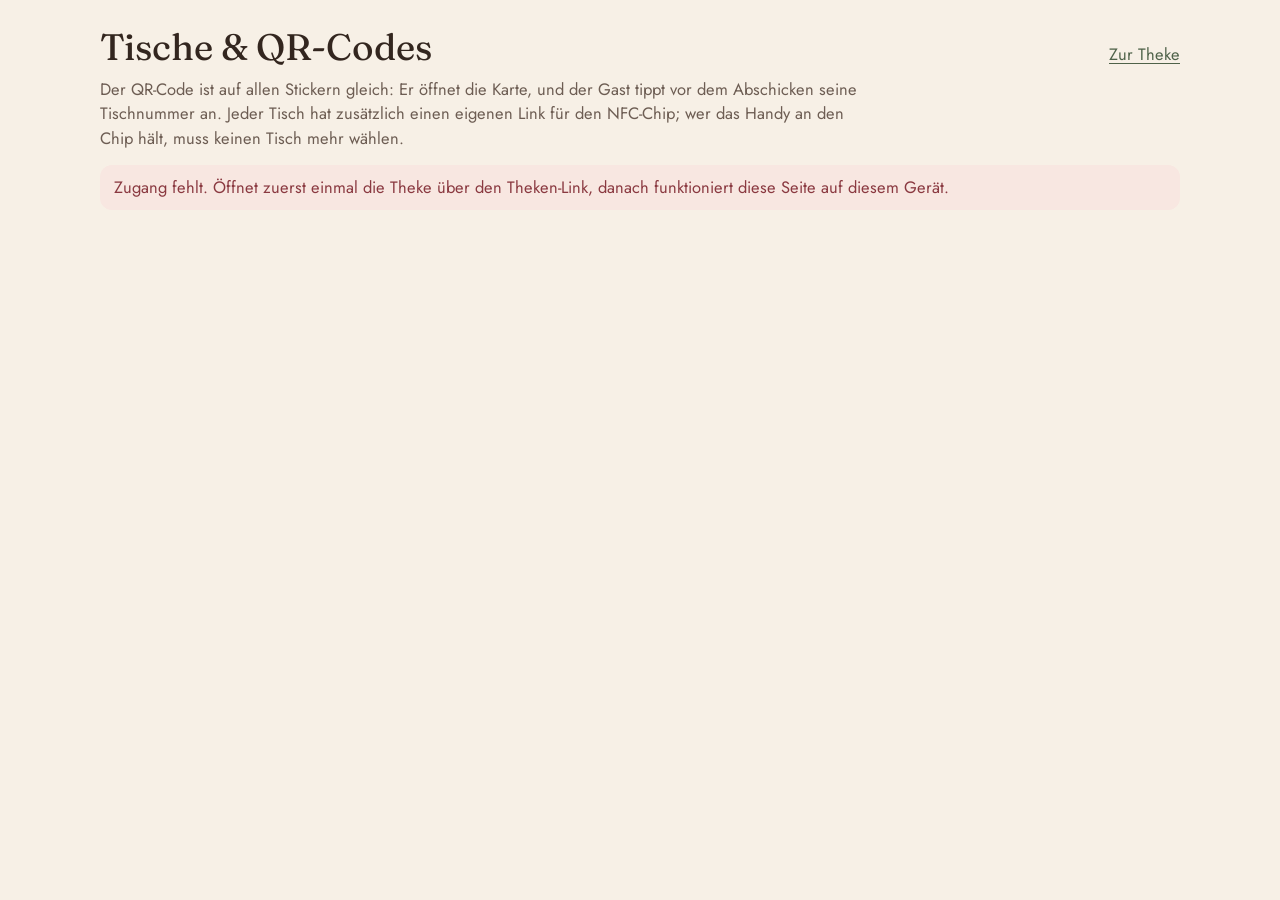
<file: tische.html>
<!doctype html>
<html lang="de">
<head>
<meta charset="utf-8">
<meta name="viewport" content="width=device-width, initial-scale=1">
<title>Tische &amp; QR-Codes – NANNI</title>
<meta name="robots" content="noindex, nofollow">
<meta name="referrer" content="no-referrer">
<style>
@font-face { font-family: "Fraunces"; src: url("fonts/fraunces.woff2") format("woff2"); font-weight: 100 900; font-display: swap; }
@font-face { font-family: "Jost"; src: url("fonts/jost.woff2") format("woff2"); font-weight: 100 900; font-display: swap; }
:root { --cream: #f7f0e6; --paper: #fffaf3; --sage: #9aae93; --sage-soft: #dfe6d9; --sage-deep: #4f6249; --blush-soft: #f8e7e1; --rose: #b05a62; --espresso: #33261f; --muted: #6d5d53; --line: #e4d8c8;
  --serif: "Fraunces", Georgia, serif; --sans: "Jost", "Segoe UI", system-ui, sans-serif; }
*, *::before, *::after { box-sizing: border-box; }
body { margin: 0; background: var(--cream); color: var(--espresso); font: 400 16.5px/1.5 var(--sans); -webkit-font-smoothing: antialiased; }
button, input { font: inherit; color: inherit; }
button { cursor: pointer; }
h1, h2, p { margin: 0; }
[hidden] { display: none !important; }
.wrap { width: min(1080px, 100% - 36px); margin: 0 auto; padding: 28px 0 60px; }
.head { display: flex; flex-wrap: wrap; align-items: end; gap: 12px 24px; }
.head h1 { font: 430 2.3rem/1.05 var(--serif); margin-right: auto; }
.head a { color: var(--sage-deep); text-underline-offset: 3px; }
.lead { margin-top: 10px; color: var(--muted); max-width: 46em; }
.tools { margin-top: 22px; display: grid; gap: 12px; grid-template-columns: repeat(auto-fit, minmax(280px, 1fr)); }
.box { background: var(--paper); border: 1px solid var(--line); border-radius: 18px; padding: 16px 18px; }
.box b { display: block; font: 600 .72rem/1 var(--sans); letter-spacing: .18em; text-transform: uppercase; color: var(--sage-deep); margin-bottom: 10px; }
.box p { font-size: .88rem; color: var(--muted); margin-top: 8px; }
.line { display: flex; gap: 8px; }
.line input { flex: 1; min-width: 0; border: 1.5px solid var(--line); border-radius: 999px; background: #fff; padding: 9px 16px; }
.line input:focus { outline: none; border-color: var(--sage-deep); }
.btn { border: 0; border-radius: 999px; background: var(--sage-deep); color: #fff; padding: 9px 18px; font-weight: 500; white-space: nowrap; }
.btn.alt { background: var(--cream); color: var(--espresso); border: 1px solid var(--line); }
.msg { margin-top: 14px; background: var(--blush-soft); color: #8a3940; border-radius: 12px; padding: 10px 14px; }

.laden { margin-top: 22px; display: flex; flex-wrap: wrap; gap: 20px; align-items: center; background: var(--espresso); color: var(--paper); border-radius: 22px; padding: 20px 22px; }
.laden .qr { width: 150px; height: 150px; background: #fff; padding: 10px; border-radius: 14px; flex: none; }
.laden .qr svg { width: 100%; height: 100%; display: block; }
.laden > div:last-child { flex: 1; min-width: 240px; }
.laden b { font: 450 1.5rem/1.15 var(--serif); }
.laden p { margin-top: 6px; font-size: .9rem; opacity: .85; }
.laden .url { font-family: ui-monospace, Consolas, monospace; font-size: .85rem; opacity: 1; overflow-wrap: anywhere; background: rgba(255, 255, 255, .1); border-radius: 10px; padding: 8px 12px; margin-top: 10px; }
.laden .acts { margin-top: 12px; display: flex; gap: 8px; flex-wrap: wrap; }
.laden .btn { background: var(--sage); color: var(--espresso); }
.laden .btn.alt { background: transparent; color: var(--paper); border-color: rgba(255, 255, 255, .3); }
.tisch .ort { font: 600 .68rem/1 var(--sans); letter-spacing: .16em; text-transform: uppercase; color: var(--muted); margin-top: 5px; min-height: .7rem; }
.grid { margin-top: 26px; display: grid; gap: 14px; grid-template-columns: repeat(auto-fill, minmax(230px, 1fr)); }
.tisch { background: #fff; border: 1px solid var(--line); border-radius: 20px; padding: 18px 16px 14px; text-align: center; break-inside: avoid; }
.tisch .logo { font: 500 .72rem/1 var(--sans); letter-spacing: .3em; color: var(--sage-deep); }
.tisch h2 { font: 450 1.9rem/1.1 var(--serif); margin-top: 8px; }
.tisch .qr { width: 170px; height: 170px; margin: 12px auto 10px; }
.tisch .qr svg { width: 100%; height: 100%; display: block; }
.tisch .cta { font-weight: 500; }
.tisch .sub { font-size: .84rem; color: var(--muted); }
.tisch .acts { margin-top: 12px; display: flex; flex-wrap: wrap; gap: 6px; justify-content: center; }
.tisch .acts button { border: 1px solid var(--line); background: var(--cream); border-radius: 999px; padding: 5px 12px; font-size: .84rem; }
.tisch .acts button.del { color: var(--rose); }
.empty { margin-top: 26px; color: var(--muted); }

@media print {
  @page { margin: 12mm; }
  body { background: #fff; }
  .wrap { width: 100%; padding: 0; }
  .head, .lead, .tools, .msg, .laden, .tisch .acts { display: none !important; }
  .grid { margin: 0; grid-template-columns: repeat(3, 1fr); gap: 8mm; }
  .tisch { border: 1px dashed #b9ab9c; border-radius: 6mm; }
}
</style>
</head>
<body>
<div class="wrap">
  <div class="head">
    <h1>Tische &amp; QR-Codes</h1>
    <a href="theke.html">Zur Theke</a>
  </div>
  <p class="lead">Der QR-Code ist auf allen Stickern gleich: Er öffnet die Karte, und der Gast tippt vor dem Abschicken seine Tischnummer an. Jeder Tisch hat zusätzlich einen eigenen Link für den NFC-Chip; wer das Handy an den Chip hält, muss keinen Tisch mehr wählen.</p>
  <p class="msg" id="msg" hidden></p>

  <div class="laden" id="laden" hidden>
    <div class="qr" id="laden-qr"></div>
    <div>
      <b>Ein QR-Code für alle Sticker</b>
      <p class="url" id="laden-url"></p>
      <p>Auf diesen Link stellt ihr den QR-Code der Sticker um. Der Gast wählt seinen Tisch dann selbst.</p>
      <div class="acts"><button type="button" class="btn" id="laden-copy">Link kopieren</button><button type="button" class="btn alt" id="laden-neu">Neuer Code</button></div>
    </div>
  </div>

  <div class="tools" id="tools">
    <div class="box">
      <b>Tisch anlegen</b>
      <form class="line" id="add"><input id="name" maxlength="30" placeholder="Nummer" autocomplete="off" style="flex:.7"><input id="bereich" maxlength="30" placeholder="Bereich" list="bereiche" autocomplete="off"><button class="btn">Anlegen</button></form>
      <datalist id="bereiche"><option value="Drinnen"><option value="Draußen"></datalist>
      <p>Nummer und Bereich stehen später bei jeder Bestellung an der Theke.</p>
    </div>
    <div class="box">
      <b>Mehrere auf einmal</b>
      <form class="line" id="many"><input id="bis" type="number" min="1" max="60" placeholder="Anzahl" style="flex:.7"><input id="bis-bereich" maxlength="30" placeholder="Bereich" list="bereiche" autocomplete="off"><button class="btn">Anlegen</button></form>
      <p>Legt die Tische 1 bis Anzahl in diesem Bereich an; vorhandene werden übersprungen.</p>
    </div>
    <div class="box">
      <b>Adresse der Karte</b>
      <div class="line"><input id="base" spellcheck="false"><button class="btn alt" type="button" id="print">Drucken</button></div>
      <p>Auf diese Adresse zeigen alle Links. Drucken braucht ihr nur, wenn doch jeder Tisch einen eigenen QR-Code bekommen soll.</p>
    </div>
  </div>

  <div class="grid" id="grid"></div>
  <p class="empty" id="empty" hidden>Noch keine Tische angelegt.</p>
</div>

<script src="bestellen.config.js"></script>
<script src="qrcode.js"></script>
<script>
(() => {
  const $ = id => document.getElementById(id);
  let KEY = null; try { KEY = localStorage.getItem('nanni-theke-key'); } catch {}
  const say = t => { $('msg').textContent = t; $('msg').hidden = !t; };
  if (!KEY) { $('tools').hidden = true; return say('Zugang fehlt. Öffnet zuerst einmal die Theke über den Theken-Link, danach funktioniert diese Seite auf diesem Gerät.'); }

  const LIVE = 'https://madissna09-arch.github.io/nanni-coffee-bar/karte.html';
  const local = ['localhost', '127.0.0.1'].includes(location.hostname);
  $('base').value = local ? new URL('karte.html', location.href).href : LIVE;
  const link = t => $('base').value.trim() + '?t=' + encodeURIComponent(t.code);
  let ladenCode = '';

  const el = (tag, attrs = {}, ...kids) => {
    const n = document.createElement(tag);
    for (const [k, v] of Object.entries(attrs)) {
      if (k === 'class') n.className = v; else if (k === 'text') n.textContent = v;
      else if (k.startsWith('on')) n.addEventListener(k.slice(2), v); else n.setAttribute(k, v);
    }
    n.append(...kids.flat().filter(Boolean));
    return n;
  };
  const qrSvg = text => { const q = qrcode(0, 'M'); q.addData(text); q.make(); return q.createSvgTag({ cellSize: 4, margin: 0, scalable: true }); };
  const qr = text => { const d = el('div', { class: 'qr' }); d.innerHTML = qrSvg(text); return d; };
  const copy = async (btn, text) => { try { await navigator.clipboard.writeText(text); btn.textContent = 'Kopiert'; setTimeout(() => { btn.textContent = 'Link kopieren'; }, 1500); } catch { prompt('Link', text); } };
  const voll = t => 'Tisch ' + t.name + (t.bereich ? ' (' + t.bereich + ')' : '');

  let tische = [];
  const call = async (fn, args) => {
    try {
      const res = await NANNI.rpc(fn, { p_key: KEY, ...args });
      if (!res.ok && res.fehler === 'key') say('Der Zugang gilt nicht mehr. Öffnet die Theke bitte über den aktuellen Theken-Link.');
      return res;
    } catch { say('Keine Verbindung. Versucht es gleich noch einmal.'); return { ok: false }; }
  };
  async function load() {
    const res = await call('theke_tische', {});
    if (!res.ok) return;
    tische = res.tische; ladenCode = res.laden_code; render();
  }
  function render() {
    $('empty').hidden = tische.length > 0;
    const ll = link({ code: ladenCode });
    $('laden').hidden = false; $('laden-url').textContent = ll; $('laden-qr').innerHTML = qrSvg(ll);
    $('grid').replaceChildren(...tische.map(t => el('article', { class: 'tisch' },
      el('div', { class: 'logo', text: 'NANNI' }),
      el('h2', { text: 'Tisch ' + t.name }),
      el('div', { class: 'ort', text: t.bereich }),
      qr(link(t)),
      el('div', { class: 'cta', text: 'Scannen und bestellen' }),
      el('div', { class: 'sub', text: 'Link für den NFC-Chip dieses Tisches' }),
      el('div', { class: 'acts' },
        el('button', { type: 'button', text: 'Link kopieren', onclick: ev => copy(ev.target, link(t)) }),
        el('button', { type: 'button', text: 'Neuer Code', onclick: async () => { if (confirm('Neuen Code für ' + voll(t) + ' erzeugen? Der bisherige NFC-Link dieses Tisches funktioniert danach nicht mehr.')) { await call('theke_tisch_neuer_code', { p_id: t.id }); load(); } } }),
        el('button', { type: 'button', class: 'del', text: 'Löschen', onclick: async () => { if (confirm(voll(t) + ' löschen?')) { await call('theke_tisch_loeschen', { p_id: t.id }); load(); } } })))));
  }

  $('add').addEventListener('submit', async ev => {
    ev.preventDefault(); say('');
    const name = $('name').value.trim(); if (!name) return;
    const res = await call('theke_tisch_anlegen', { p_name: name, p_bereich: $('bereich').value.trim() });
    if (res.ok) $('name').value = ''; else if (res.fehler === 'doppelt') say('Diesen Tisch gibt es in dem Bereich schon.');
    load();
  });
  $('many').addEventListener('submit', async ev => {
    ev.preventDefault(); say('');
    const n = Math.min(60, +$('bis').value || 0);
    for (let i = 1; i <= n; i++) await call('theke_tisch_anlegen', { p_name: String(i), p_bereich: $('bis-bereich').value.trim() });
    $('bis').value = ''; load();
  });
  $('base').addEventListener('input', render);
  $('print').addEventListener('click', () => print());
  $('laden-copy').addEventListener('click', ev => copy(ev.target, link({ code: ladenCode })));
  $('laden-neu').addEventListener('click', async () => {
    if (!confirm('Neuen Code für den gemeinsamen QR-Link erzeugen? Der bisherige Link funktioniert danach nicht mehr; der QR-Code der Sticker muss dann auf den neuen Link umgestellt werden.')) return;
    await call('theke_laden_code_neu', {}); load();
  });
  load();
})();
</script>
</body>
</html>
</file>
